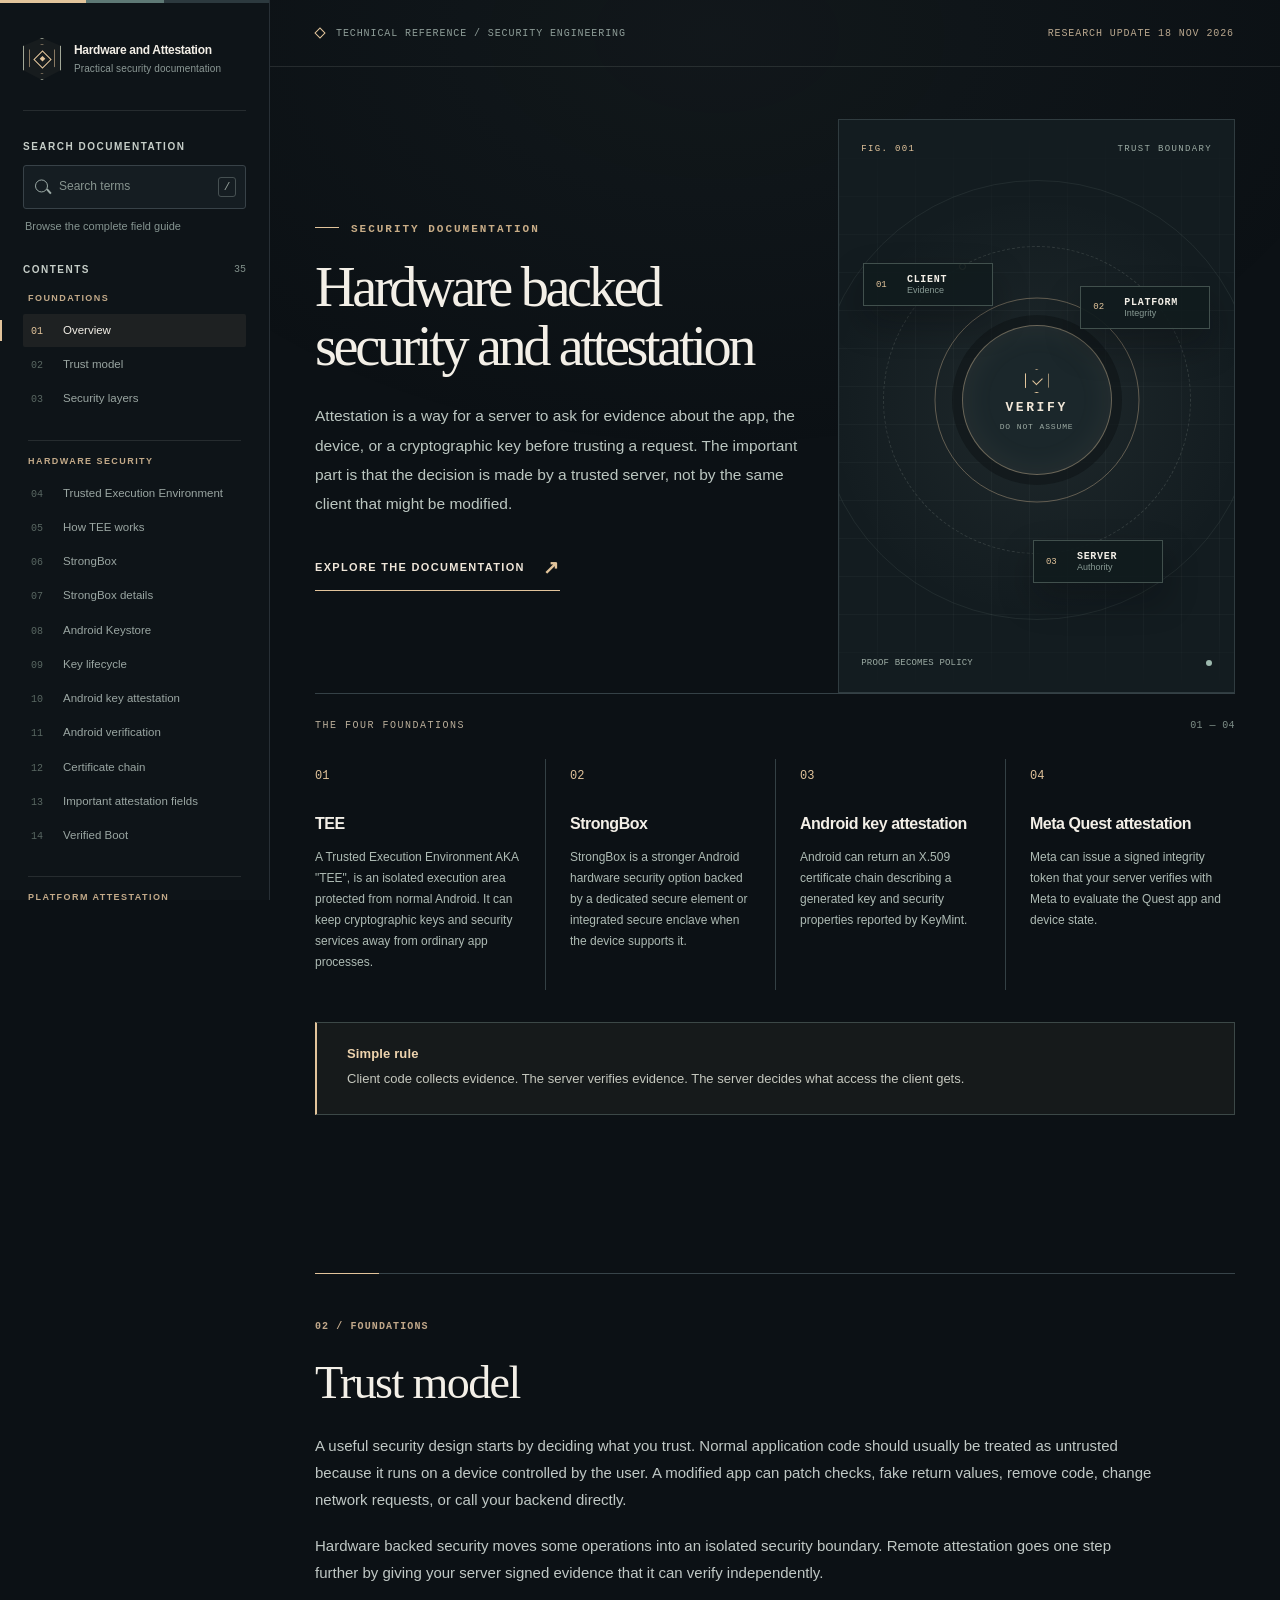
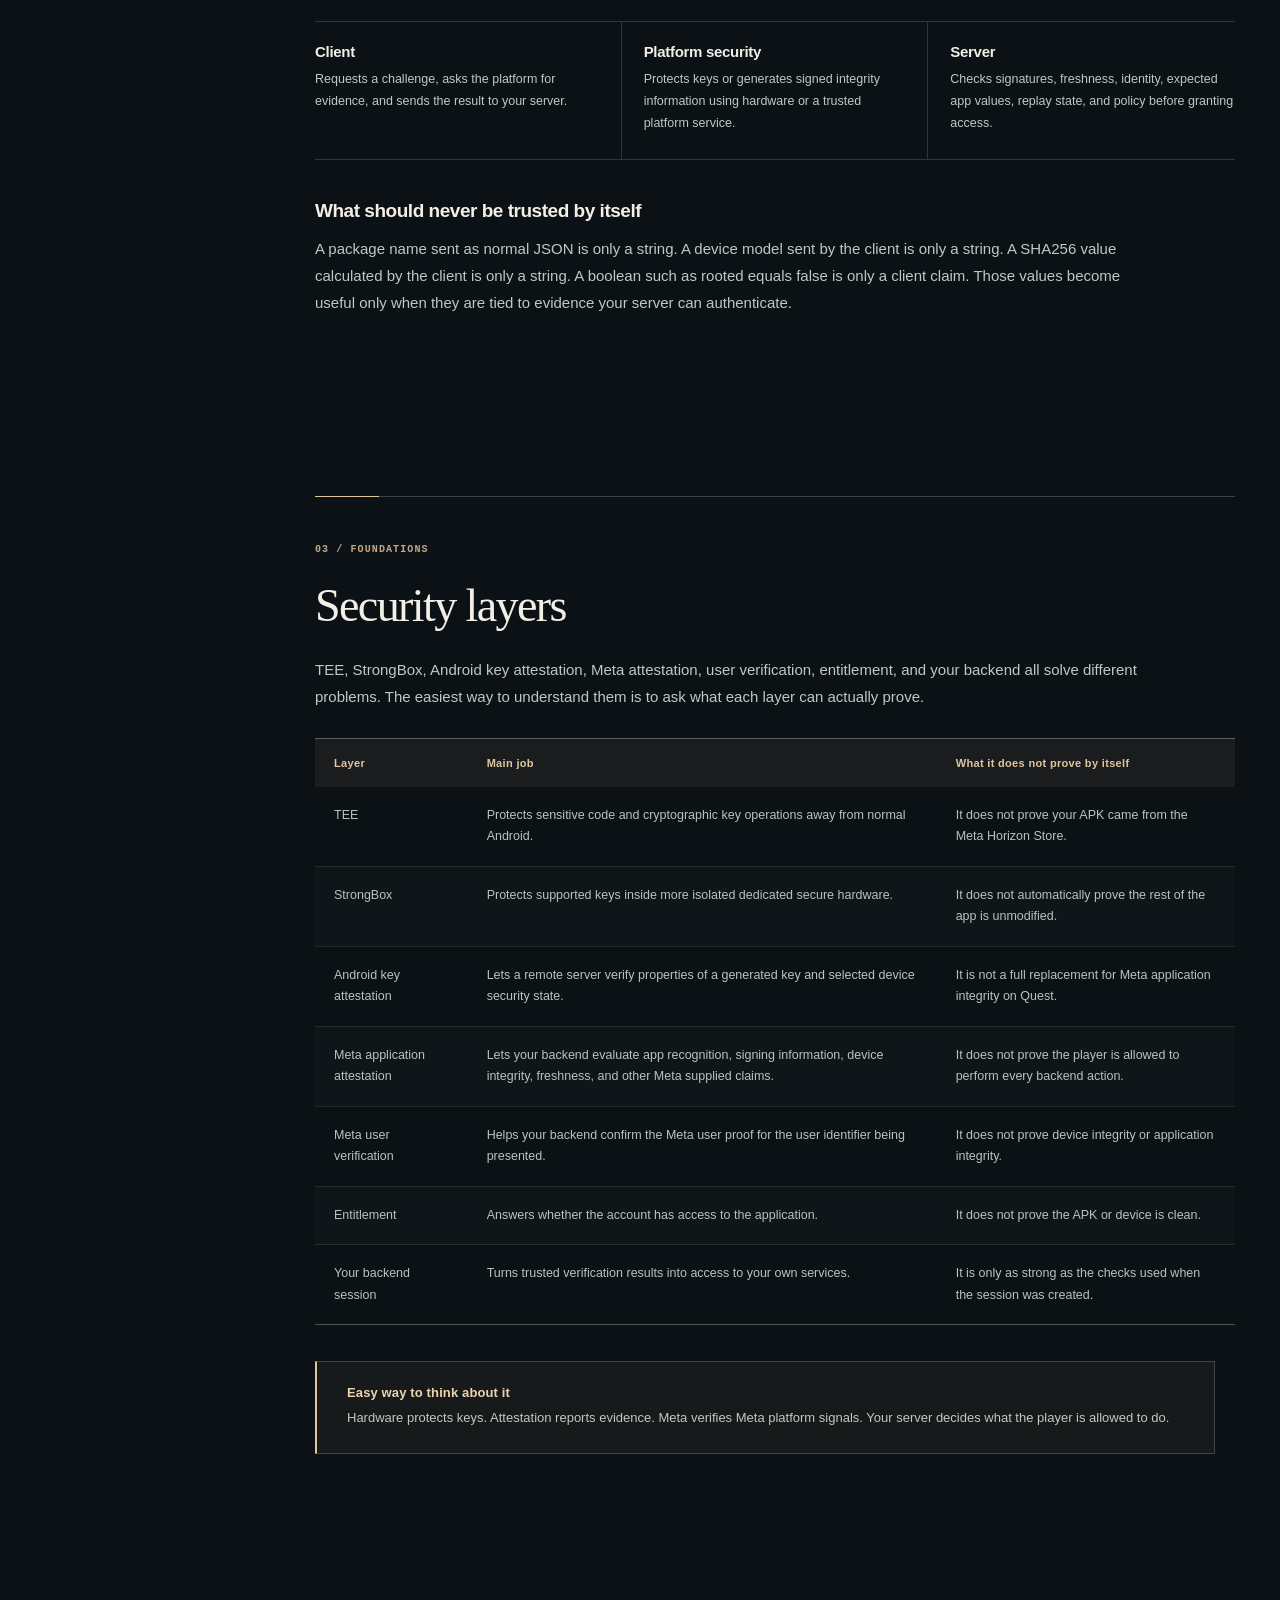
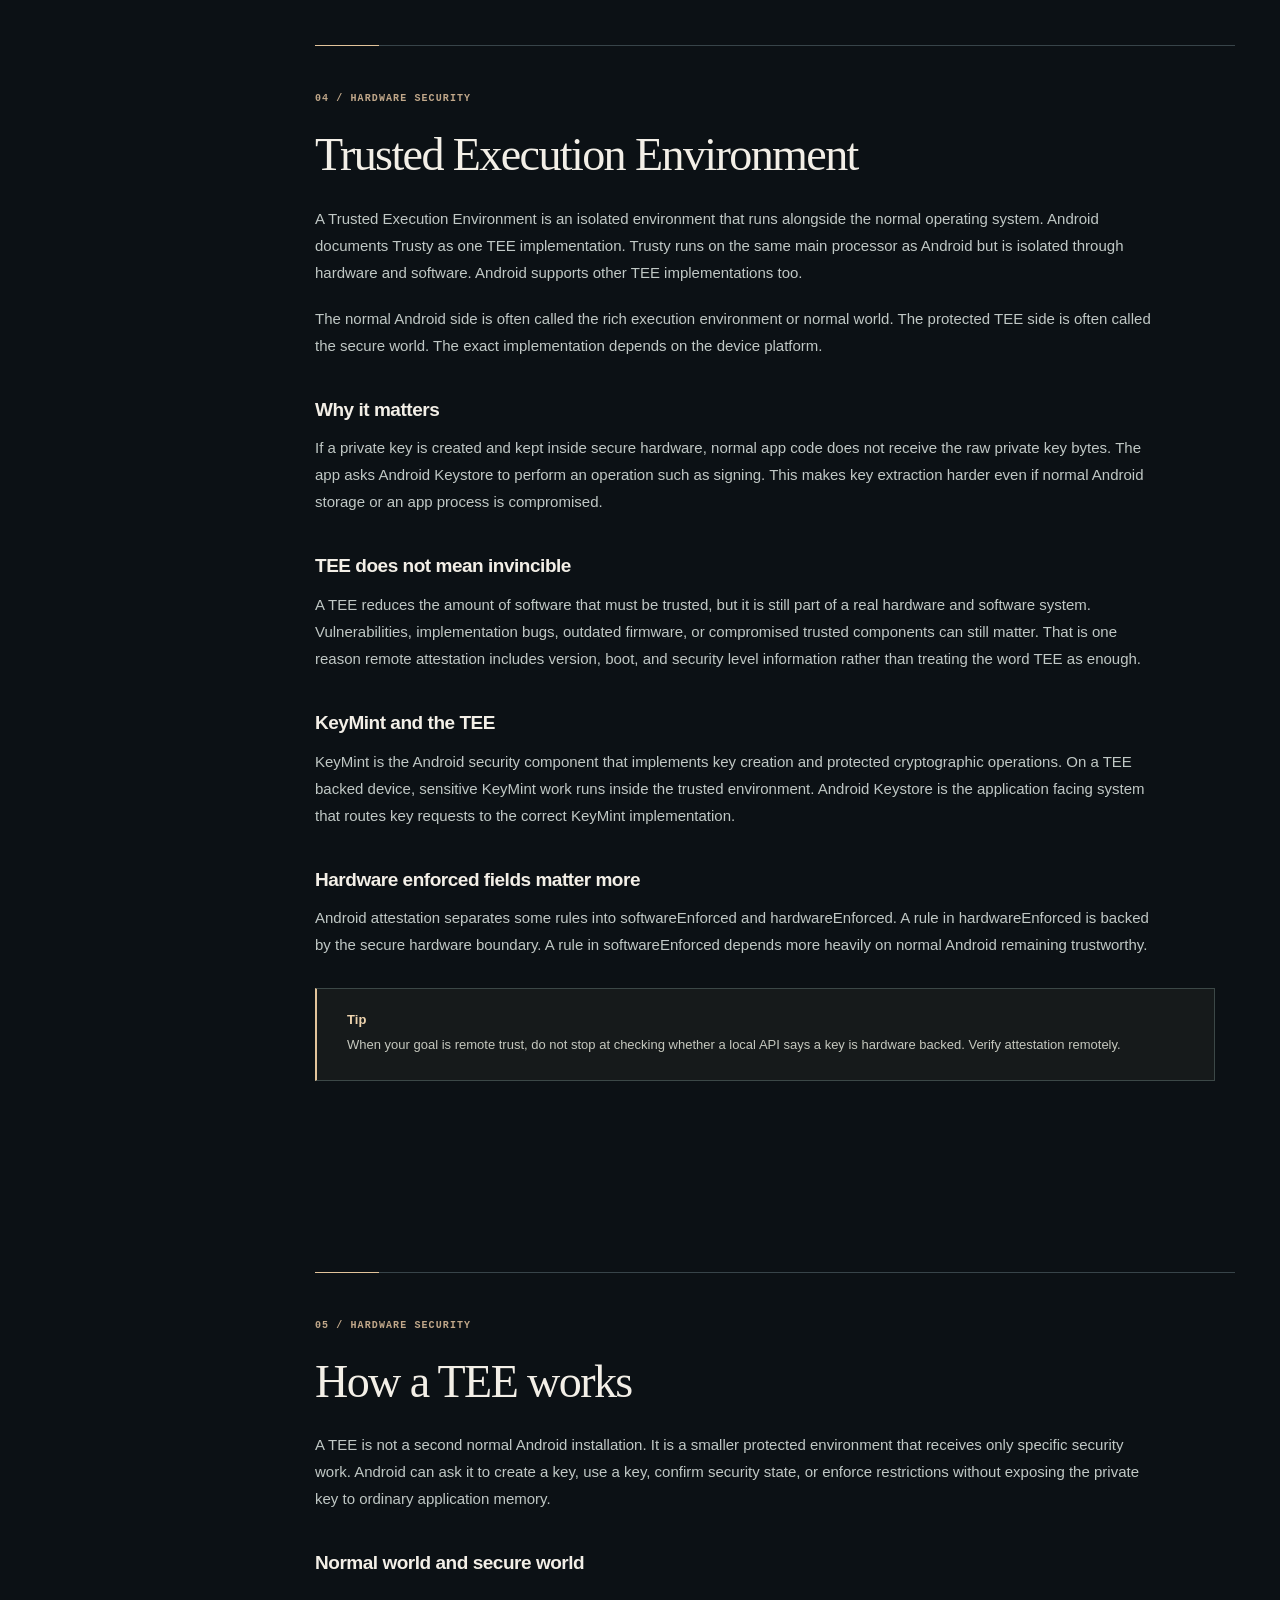
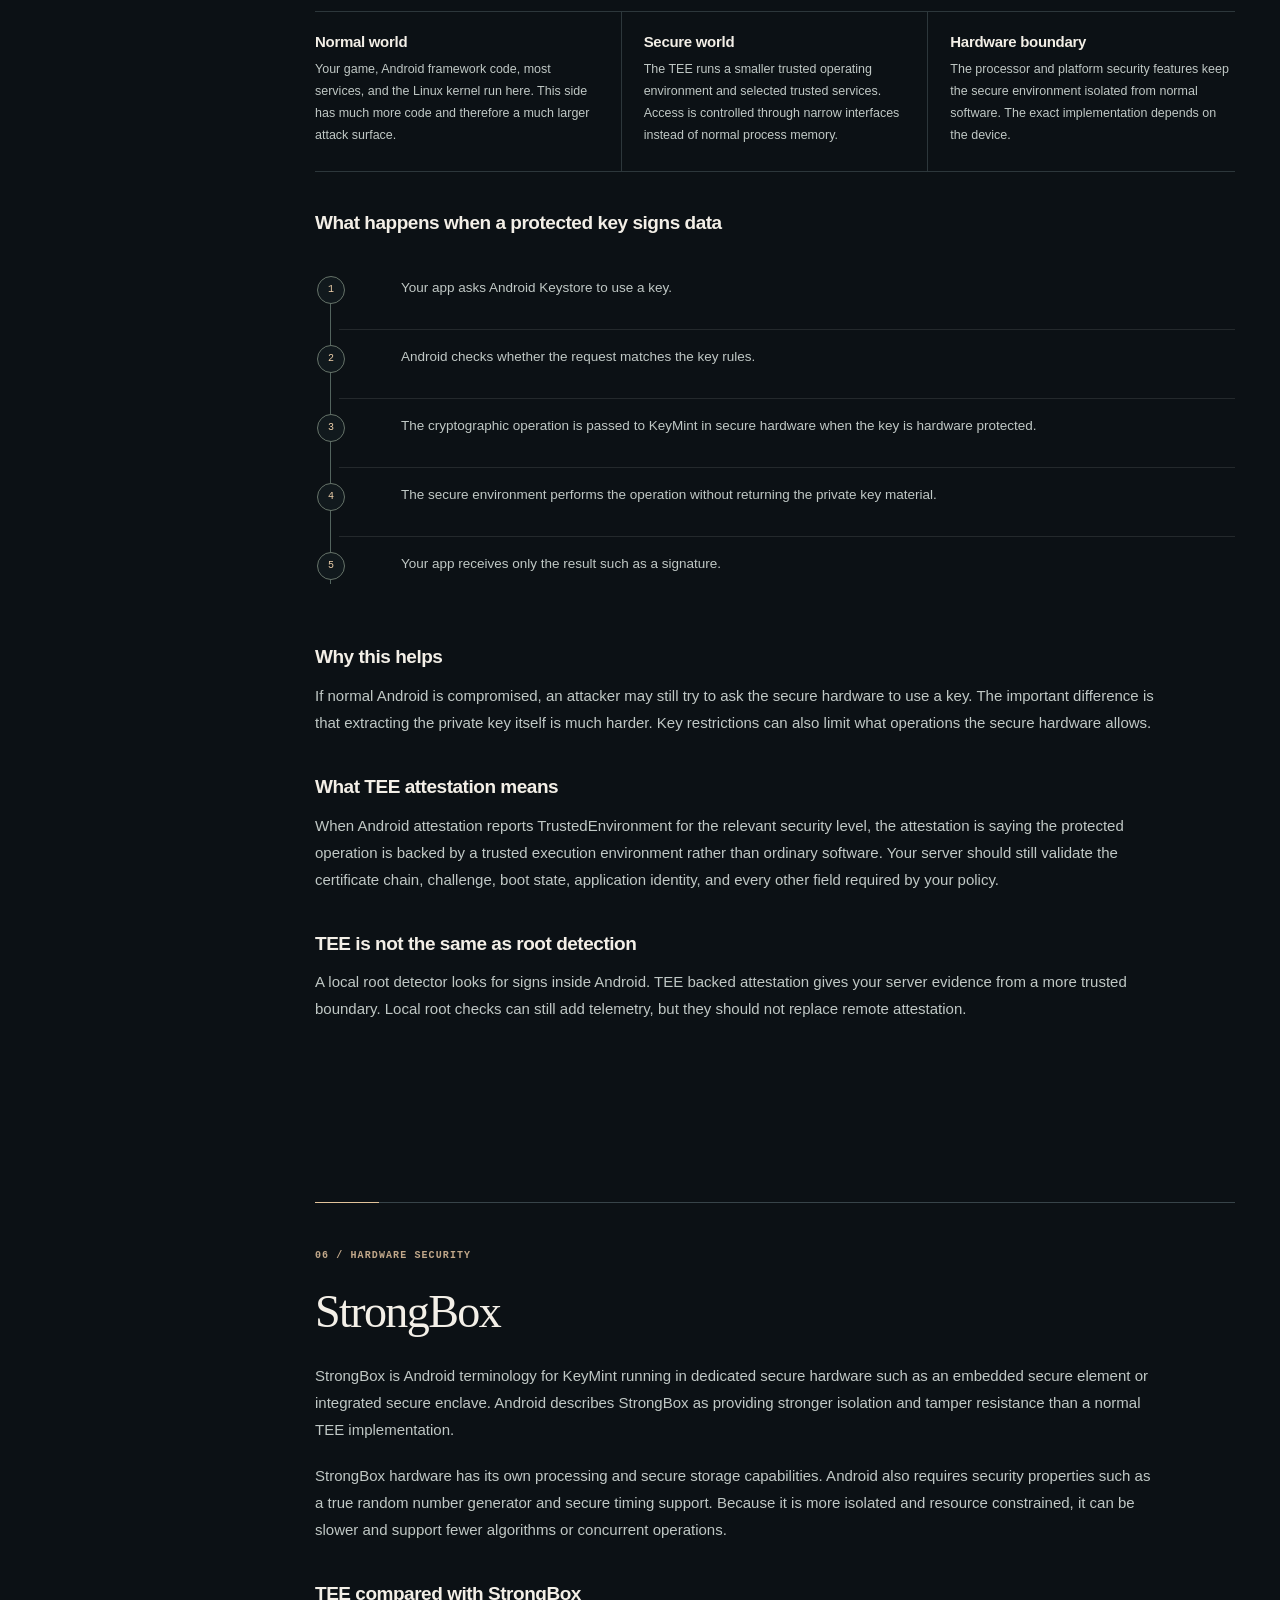
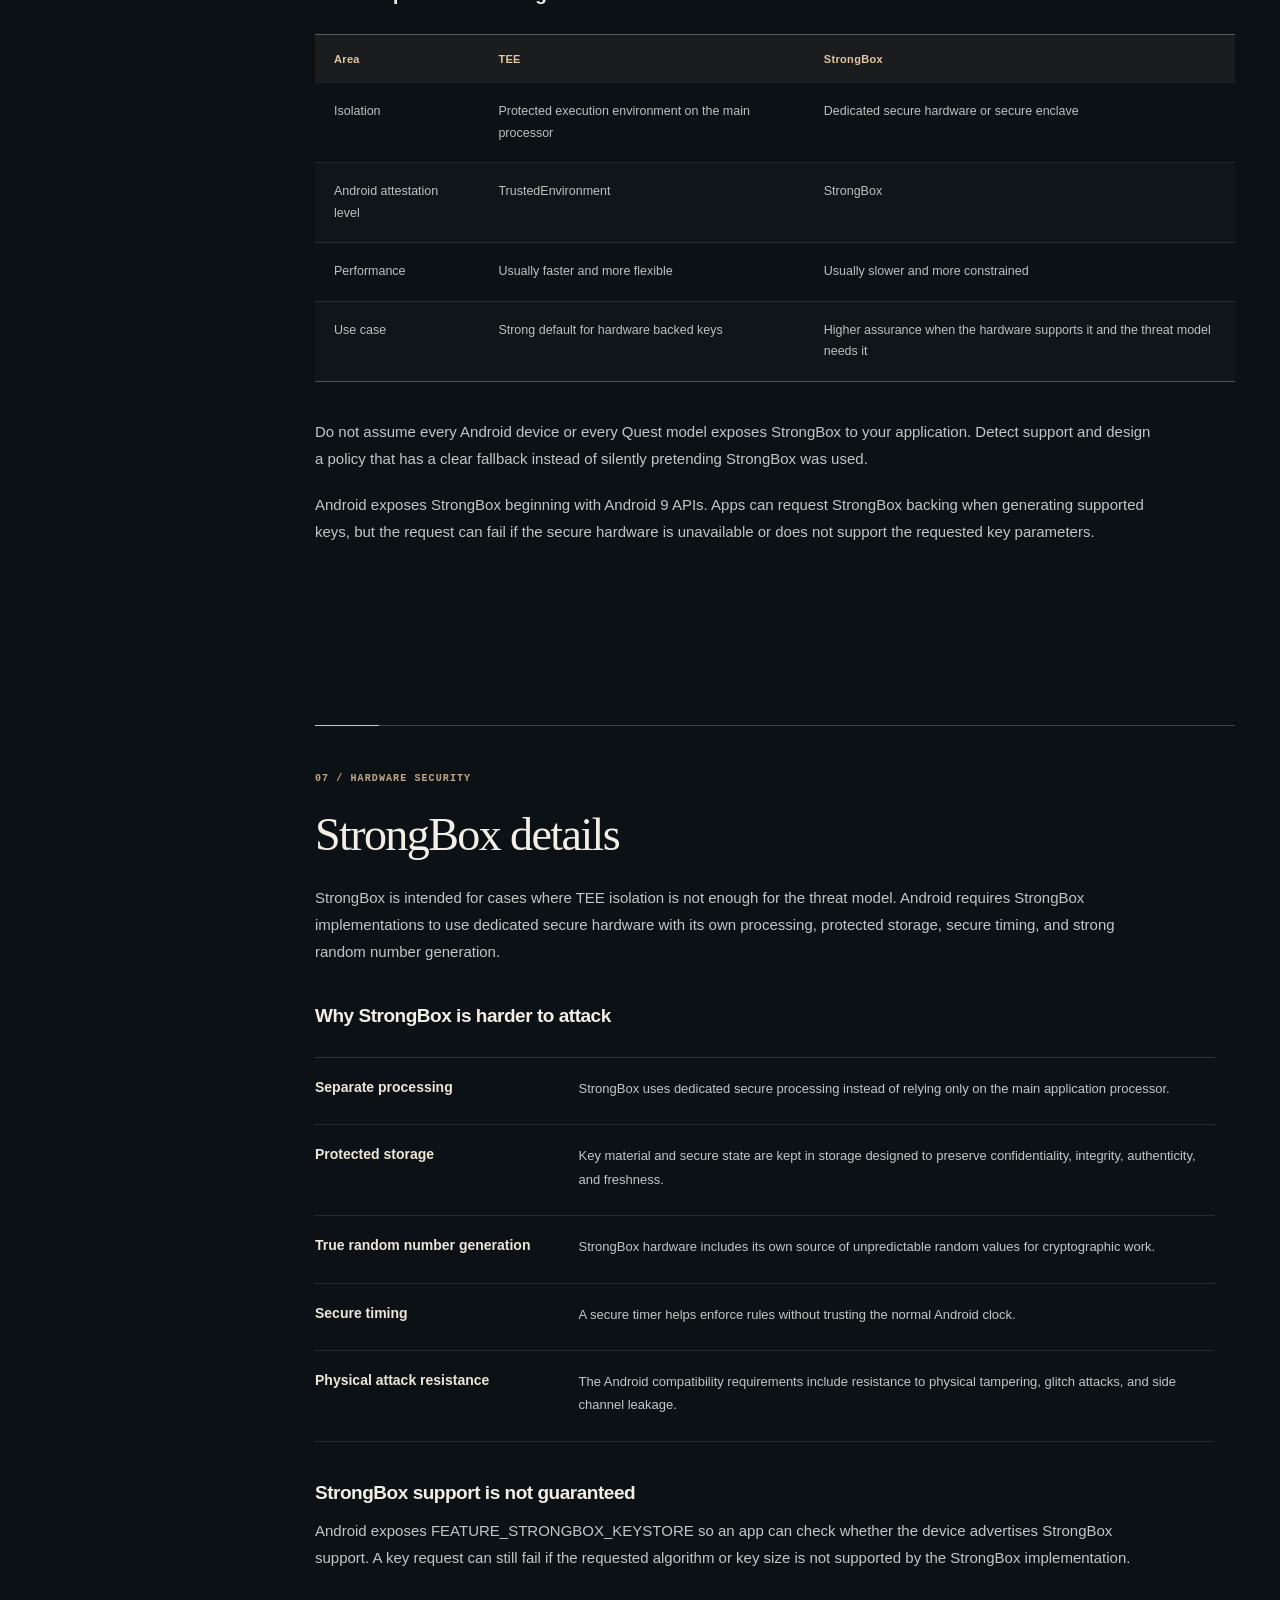
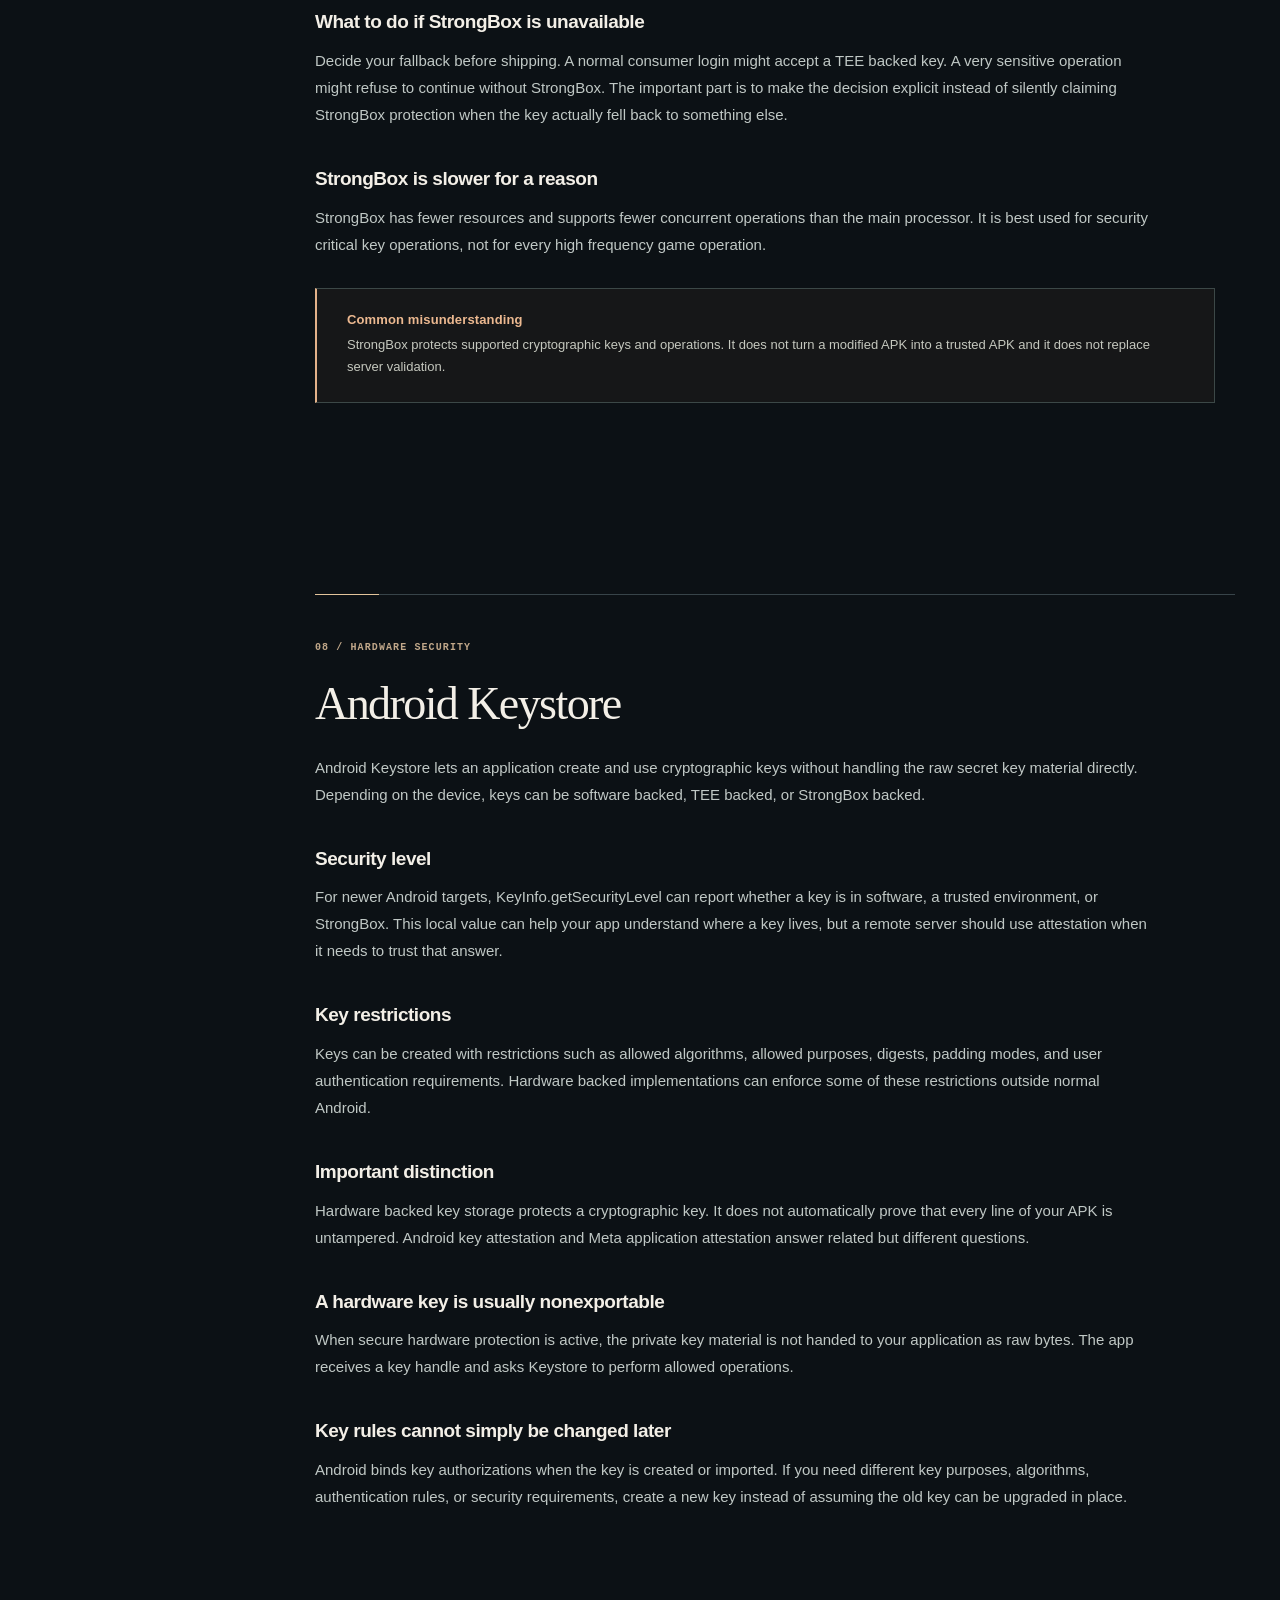
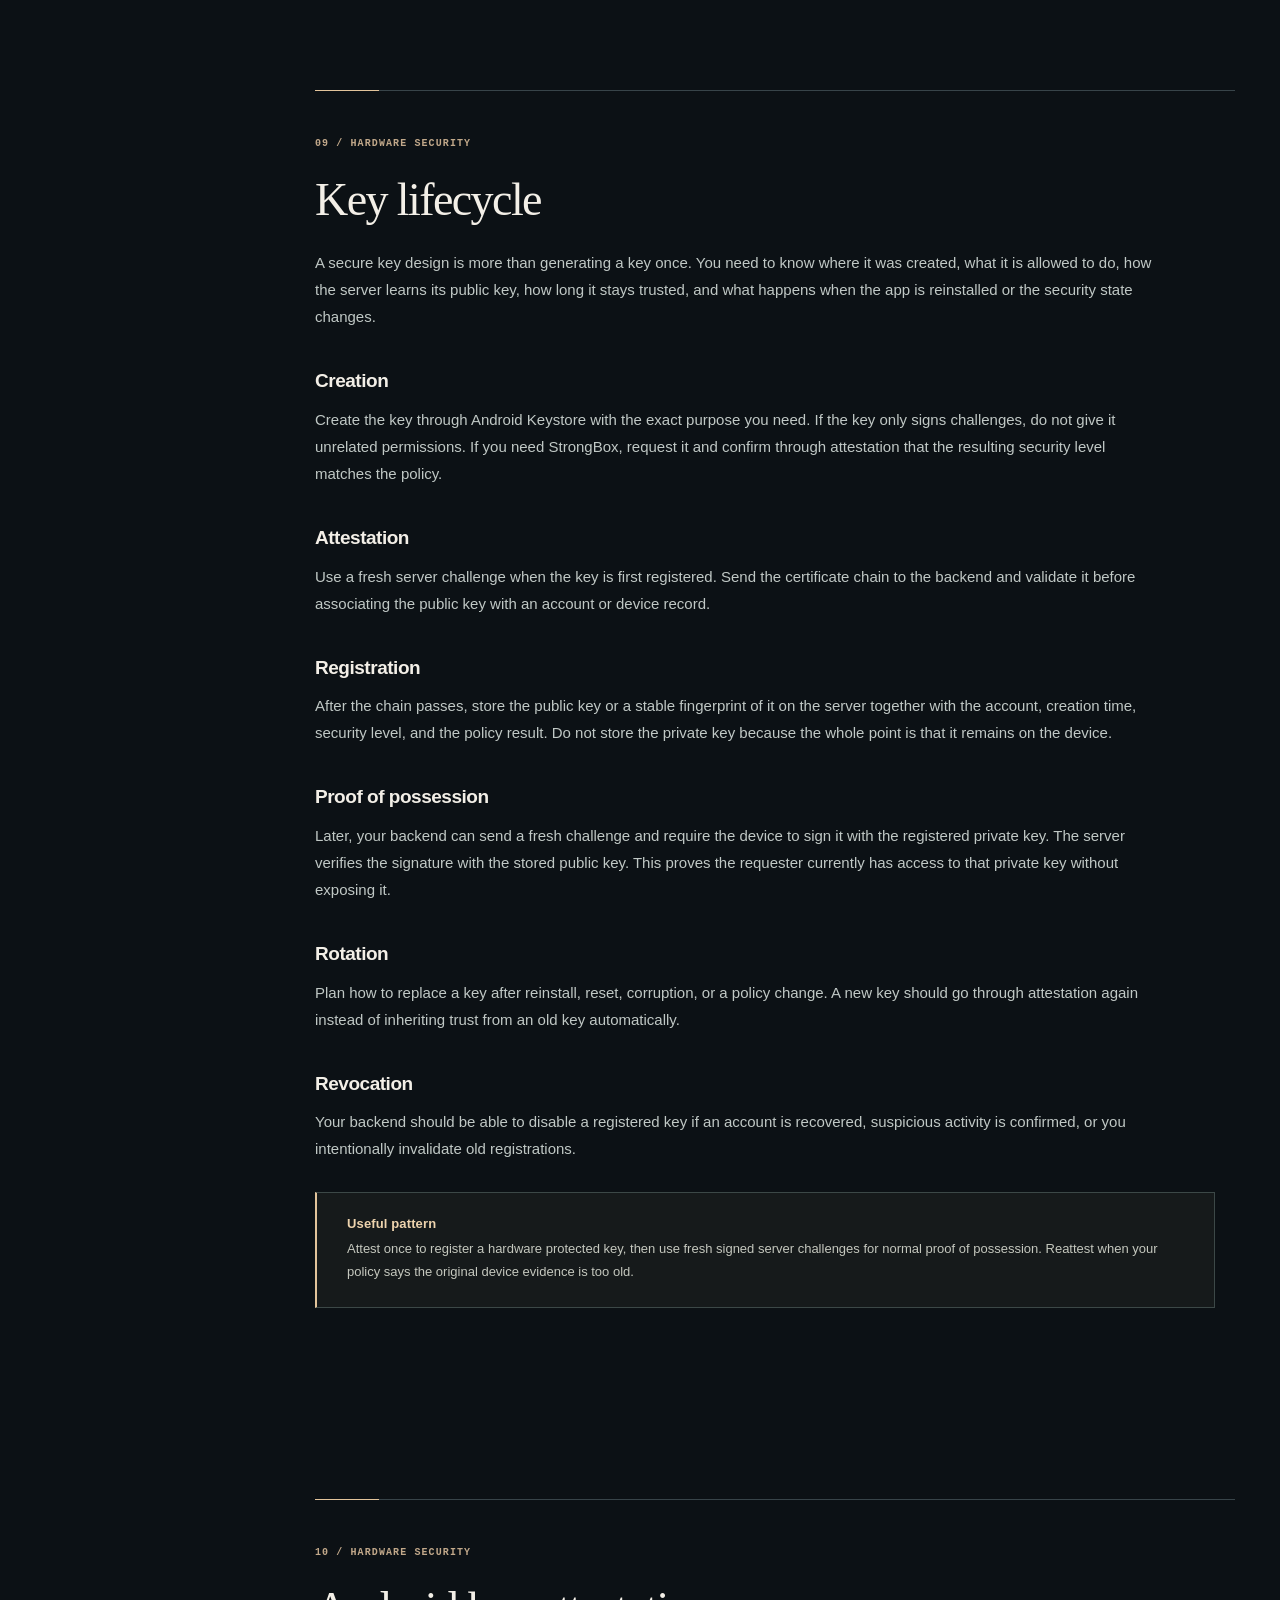
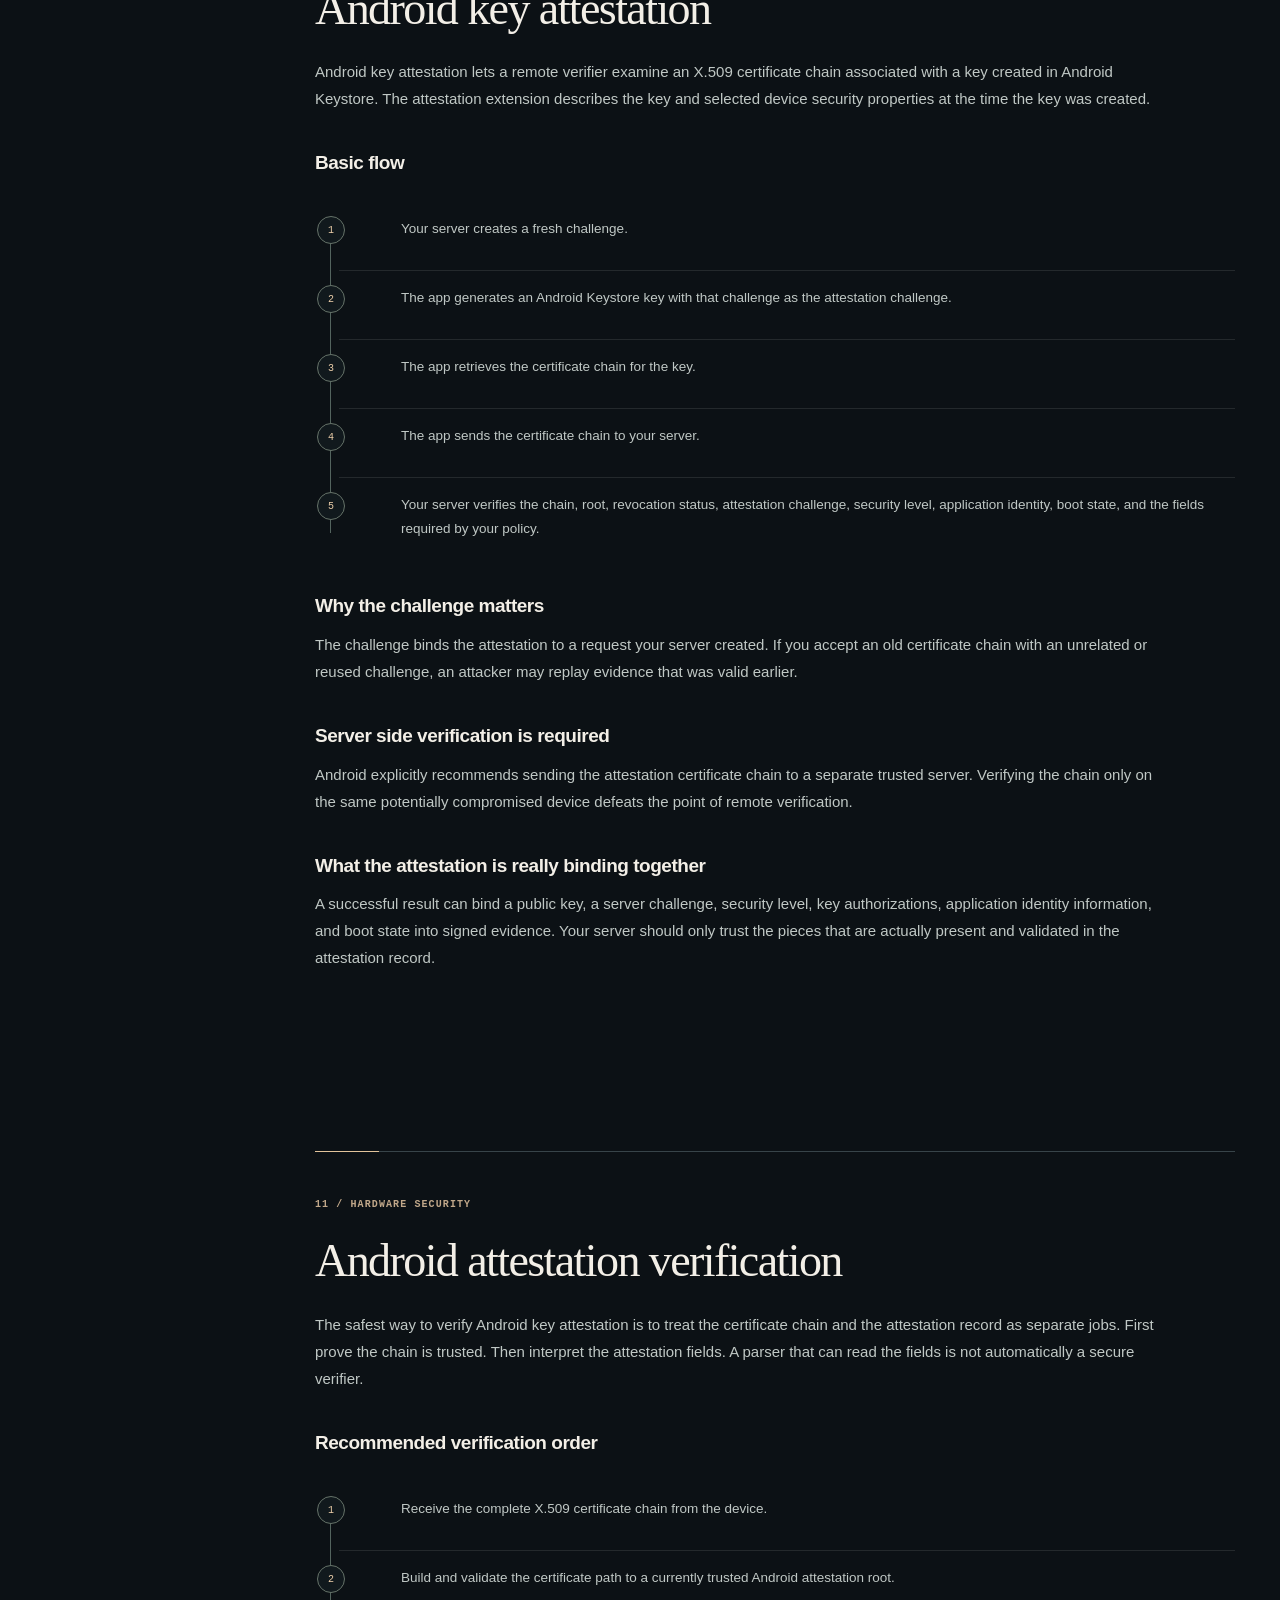
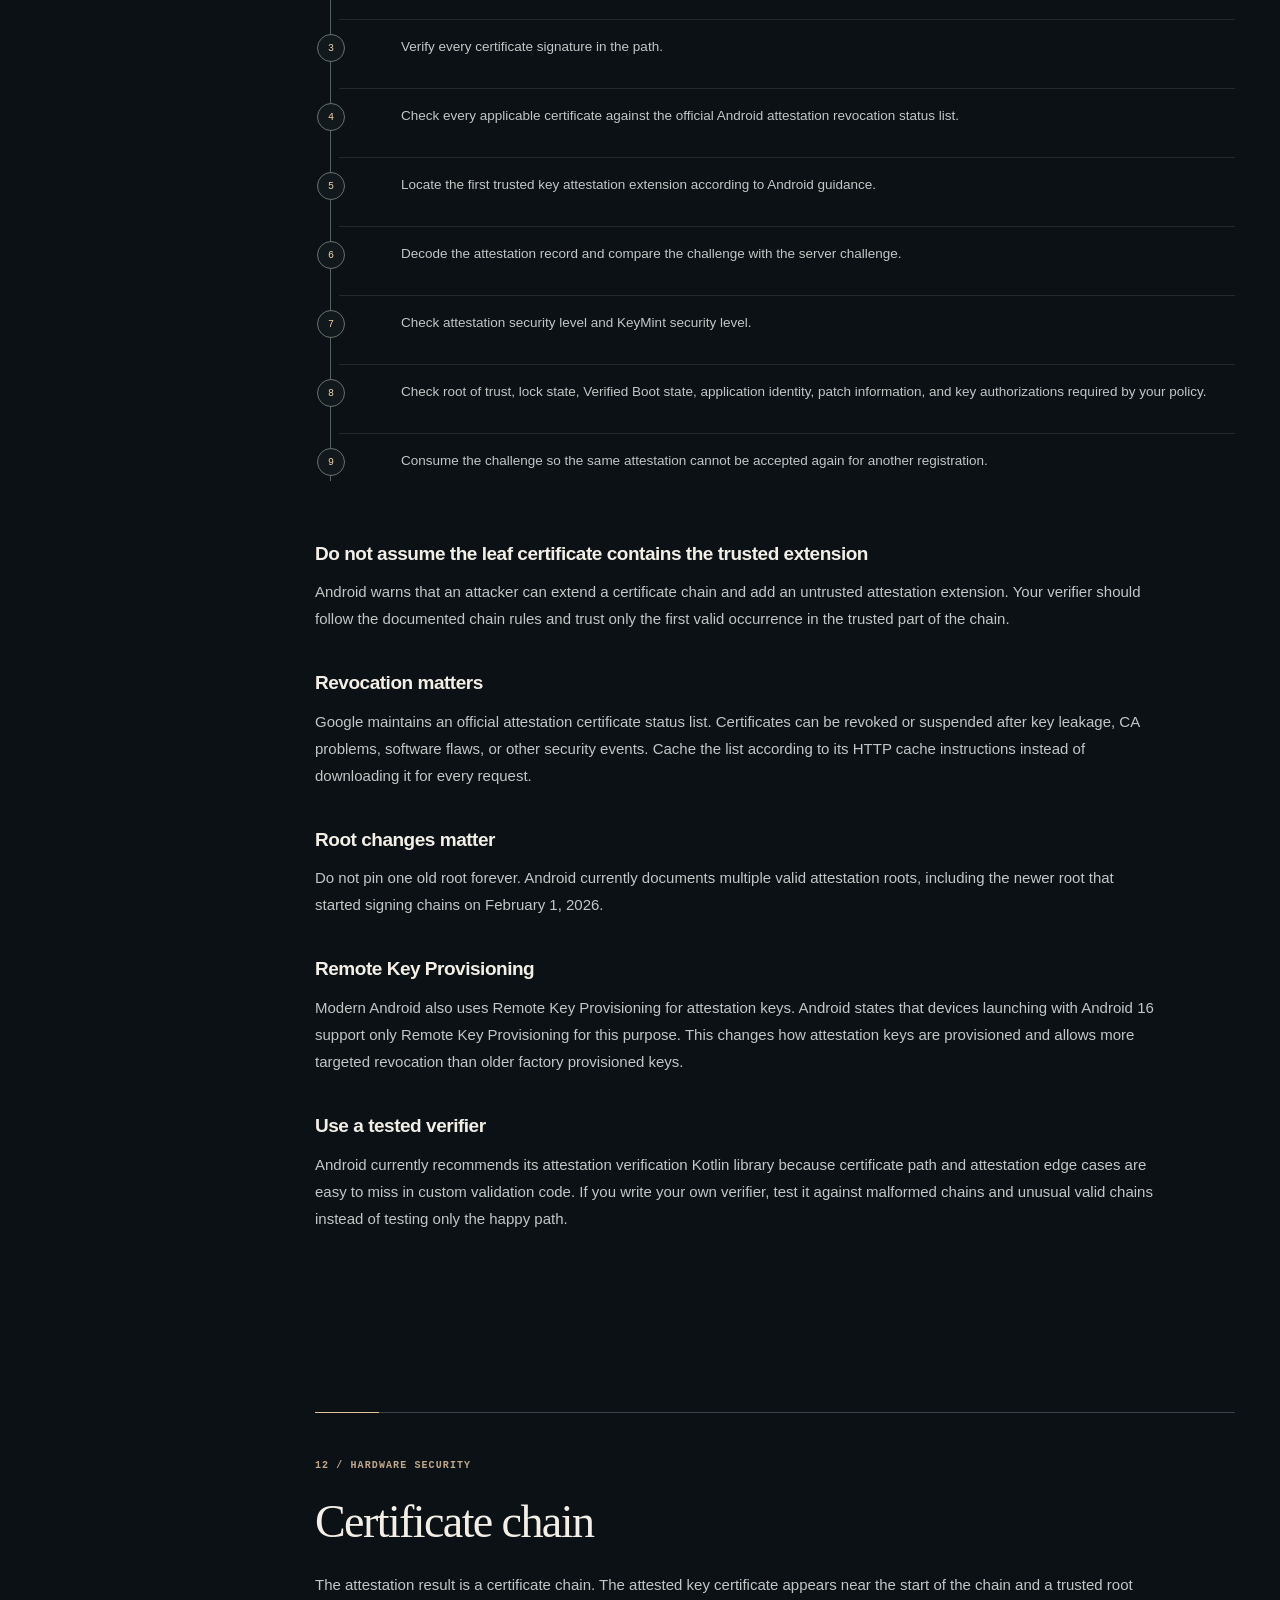
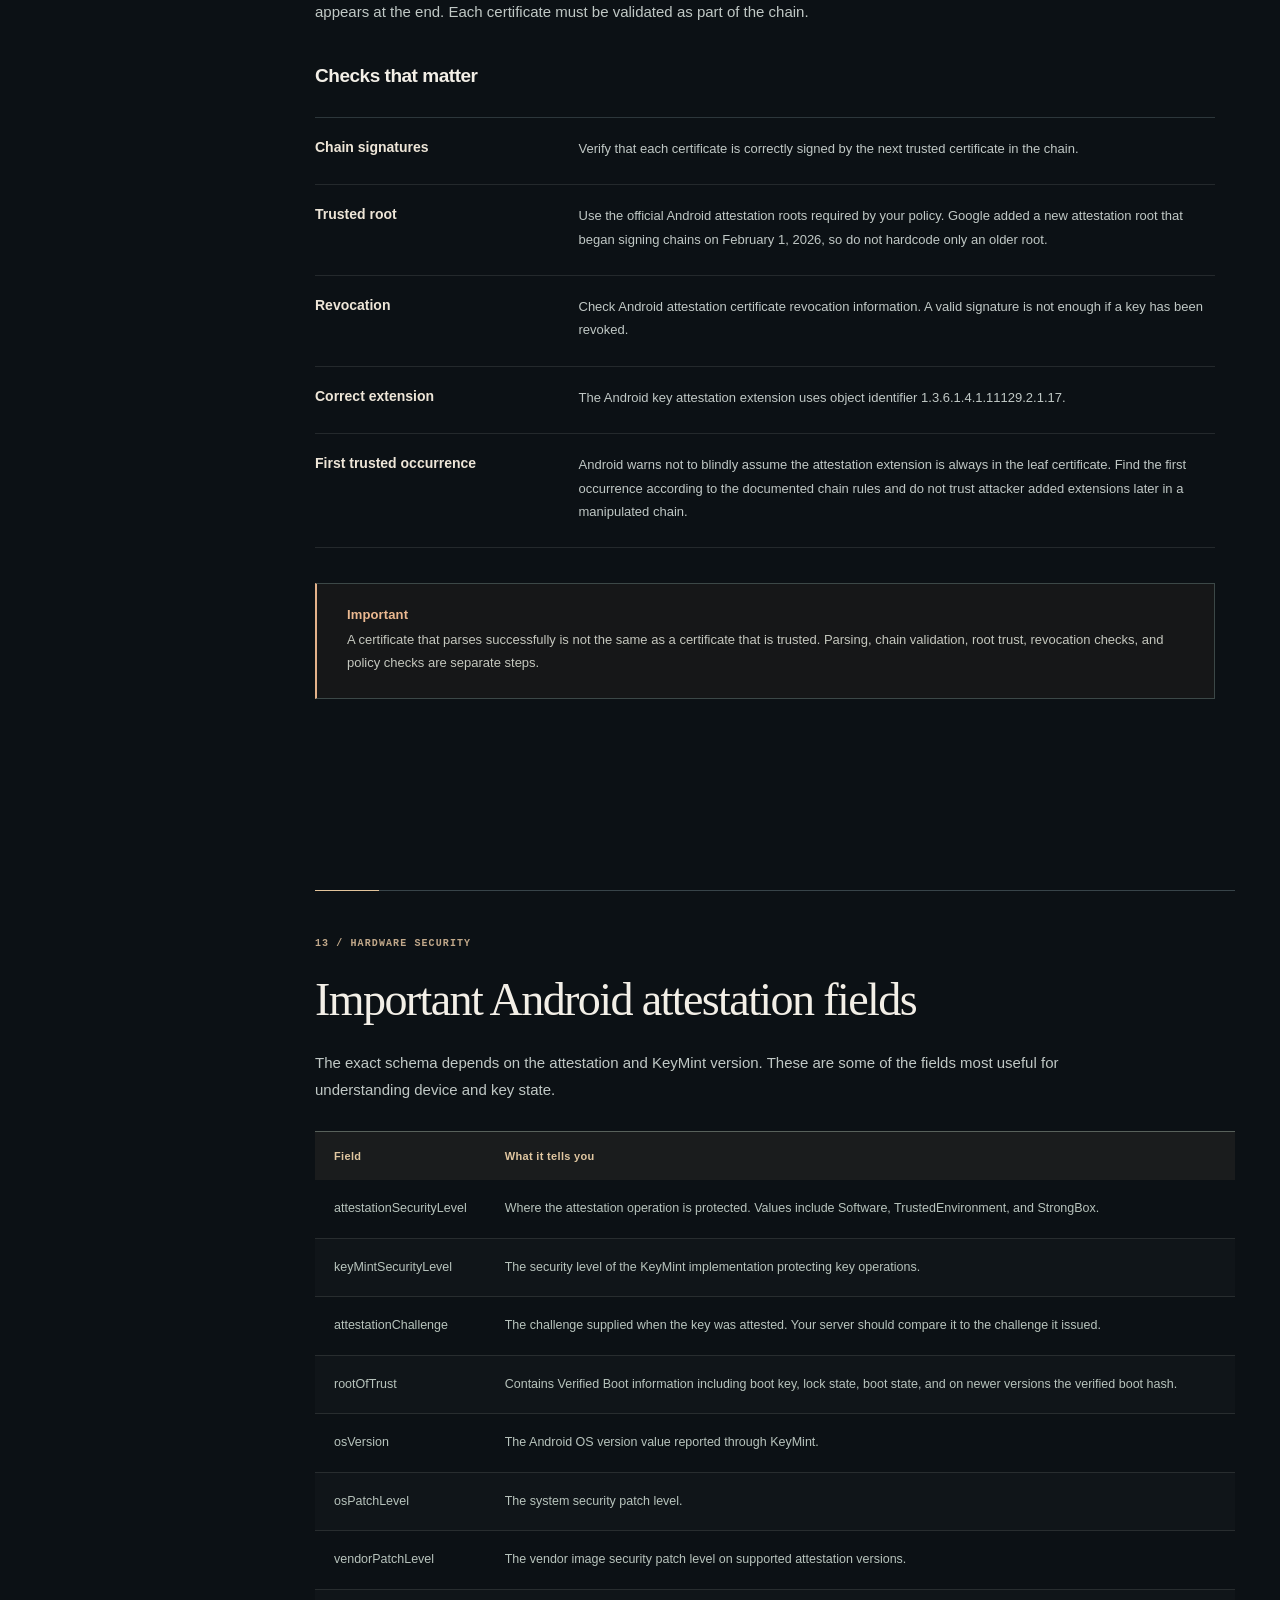
<file: index.html>
<!doctype html>
<html lang="en">
<head>
  <meta charset="utf-8">
  <meta name="viewport" content="width=device-width, initial-scale=1">
  <meta name="description" content="Practical docs for hardware backed security, Android TEE and StrongBox, Android key attestation, and Meta Quest attestation.">
  <title>Hardware and Attestation Docs</title>
  <link rel="stylesheet" href="styles.2f8eaa59949b.css">
</head>
<body>
  <div class="reading-progress" id="reading-progress" aria-hidden="true"></div>
  <div class="site-shell">
    <aside class="sidebar" id="sidebar">
      <div class="brand">
        <span class="brand-mark" aria-hidden="true"><span></span></span>
        <a href="#overview">Hardware and Attestation</a>
        <p>Practical security documentation</p>
      </div>

      <label class="search-label" for="doc-search">Search documentation</label>
      <div class="search-field"><span class="search-icon" aria-hidden="true"></span><input id="doc-search" class="search" type="search" placeholder="Search terms" autocomplete="off"><kbd class="search-shortcut">/</kbd></div>
      <p class="search-feedback" id="search-feedback" role="status" aria-live="polite">Browse the complete field guide</p>

      <p class="nav-heading">Contents <span id="section-count"></span></p>
      <nav class="nav" aria-label="Documentation navigation">
        <a href="#overview">Overview</a>
        <a href="#trust-model">Trust model</a>
        <a href="#security-layers">Security layers</a>
        <a href="#tee">Trusted Execution Environment</a>
        <a href="#tee-internals">How TEE works</a>
        <a href="#strongbox">StrongBox</a>
        <a href="#strongbox-details">StrongBox details</a>
        <a href="#keystore">Android Keystore</a>
        <a href="#key-lifecycle">Key lifecycle</a>
        <a href="#key-attestation">Android key attestation</a>
        <a href="#android-verification">Android verification</a>
        <a href="#certificate-chain">Certificate chain</a>
        <a href="#attestation-fields">Important attestation fields</a>
        <a href="#verified-boot">Verified Boot</a>
        <a href="#nonce">Nonces and replay protection</a>
        <a href="#meta-attestation">Meta Quest attestation</a>
        <a href="#meta-deep-dive">Meta attestation details</a>
        <a href="#meta-claims">Meta token claims</a>
        <a href="#meta-device-ban">Meta device bans</a>
        <a href="#meta-user-verification">Meta user verification</a>
        <a href="#combined-signals">Combining security signals</a>
        <a href="#server-validation">Server validation</a>
        <a href="#policy">Example policy</a>
        <a href="#limits">What attestation cannot prove</a>
        <a href="#mistakes">Common mistakes</a>
        <a href="#testing">Testing</a>
        <a href="#validation-tips">Validation tips</a>
        <a href="#auth-architecture">Server authentication architecture</a>
        <a href="#challenge-service">Challenge creation and replay control</a>
        <a href="#meta-server-verification">Meta integrity verification on the server</a>
        <a href="#hardware-server-verification">Hardware key verification on the server</a>
        <a href="#key-possession">Proof of key possession</a>
        <a href="#session-authority">Session issuance and authorization</a>
        <a href="#failure-policy">Failure handling and production monitoring</a>
        <a href="#references">Official references</a>
      </nav>
      <div class="sidebar-footer"><span class="footer-dot" aria-hidden="true"></span> Research notes / November 2026</div>
    </aside>

    <main class="main">
      <div class="mobile-topbar">
        <button id="menu-button" class="menu-button" type="button" aria-controls="sidebar" aria-expanded="false" aria-label="Open contents"><span class="menu-bars"><i></i><i></i></span><span class="menu-button-text">Menu</span></button>
        <span>Hardware and Attestation</span>
      </div>

      <div class="main-topline"><span><i aria-hidden="true"></i> TECHNICAL REFERENCE / SECURITY ENGINEERING</span><span>RESEARCH UPDATE 18 NOV 2026</span></div>
      <article class="content" id="content">
        <section id="overview" class="doc-section hero searchable">
          <div class="hero-intro">
            <div class="hero-copy">
              <p class="eyebrow">Security documentation</p>
              <h1>Hardware backed security and attestation</h1>
              <p class="lead">Attestation is a way for a server to ask for evidence about the app, the device, or a cryptographic key before trusting a request. The important part is that the decision is made by a trusted server, not by the same client that might be modified.</p>
              <a class="hero-discover" href="#trust-model">Explore the documentation <span aria-hidden="true">↗</span></a>
            </div>
            <div class="hero-graphic" role="img" aria-label="Illustration of client evidence moving through platform verification to a server authorization decision">
              <div class="graphic-meta"><span>FIG. 001</span><span>TRUST BOUNDARY</span></div>
              <div class="graphic-orbit graphic-orbit-one"></div>
              <div class="graphic-orbit graphic-orbit-two"></div>
              <div class="graphic-orbit graphic-orbit-three"></div>
              <div class="graphic-core"><span class="core-icon"></span><span>VERIFY</span><small>DO NOT ASSUME</small></div>
              <div class="graphic-node node-client"><span>01</span><strong>CLIENT</strong><small>Evidence</small></div>
              <div class="graphic-node node-platform"><span>02</span><strong>PLATFORM</strong><small>Integrity</small></div>
              <div class="graphic-node node-server"><span>03</span><strong>SERVER</strong><small>Authority</small></div>
              <div class="graphic-foot"><span>Proof becomes policy</span><span class="graphic-led"></span></div>
            </div>
          </div>
          <div class="hero-summary-heading"><span>THE FOUR FOUNDATIONS</span><span>01 — 04</span></div>
          <div class="summary-grid">
            <div class="summary-card">
              <h2>TEE</h2>
              <p>A Trusted Execution Environment AKA "TEE", is an isolated execution area protected from normal Android. It can keep cryptographic keys and security services away from ordinary app processes.</p>
            </div>
            <div class="summary-card">
              <h2>StrongBox</h2>
              <p>StrongBox is a stronger Android hardware security option backed by a dedicated secure element or integrated secure enclave when the device supports it.</p>
            </div>
            <div class="summary-card">
              <h2>Android key attestation</h2>
              <p>Android can return an X.509 certificate chain describing a generated key and security properties reported by KeyMint.</p>
            </div>
            <div class="summary-card">
              <h2>Meta Quest attestation</h2>
              <p>Meta can issue a signed integrity token that your server verifies with Meta to evaluate the Quest app and device state.</p>
            </div>
          </div>
          <div class="callout">
            <strong>Simple rule</strong>
            <p>Client code collects evidence. The server verifies evidence. The server decides what access the client gets.</p>
          </div>
        </section>

        <section id="trust-model" class="doc-section searchable">
          <h2>Trust model</h2>
          <p>A useful security design starts by deciding what you trust. Normal application code should usually be treated as untrusted because it runs on a device controlled by the user. A modified app can patch checks, fake return values, remove code, change network requests, or call your backend directly.</p>
          <p>Hardware backed security moves some operations into an isolated security boundary. Remote attestation goes one step further by giving your server signed evidence that it can verify independently.</p>
          <div class="three-column">
            <div>
              <h3>Client</h3>
              <p>Requests a challenge, asks the platform for evidence, and sends the result to your server.</p>
            </div>
            <div>
              <h3>Platform security</h3>
              <p>Protects keys or generates signed integrity information using hardware or a trusted platform service.</p>
            </div>
            <div>
              <h3>Server</h3>
              <p>Checks signatures, freshness, identity, expected app values, replay state, and policy before granting access.</p>
            </div>
          </div>
          <h3>What should never be trusted by itself</h3>
          <p>A package name sent as normal JSON is only a string. A device model sent by the client is only a string. A SHA256 value calculated by the client is only a string. A boolean such as rooted equals false is only a client claim. Those values become useful only when they are tied to evidence your server can authenticate.</p>
        </section>


        <section id="security-layers" class="doc-section searchable">
          <h2>Security layers</h2>
          <p>TEE, StrongBox, Android key attestation, Meta attestation, user verification, entitlement, and your backend all solve different problems. The easiest way to understand them is to ask what each layer can actually prove.</p>
          <table>
            <thead>
              <tr>
                <th>Layer</th>
                <th>Main job</th>
                <th>What it does not prove by itself</th>
              </tr>
            </thead>
            <tbody>
              <tr>
                <td>TEE</td>
                <td>Protects sensitive code and cryptographic key operations away from normal Android.</td>
                <td>It does not prove your APK came from the Meta Horizon Store.</td>
              </tr>
              <tr>
                <td>StrongBox</td>
                <td>Protects supported keys inside more isolated dedicated secure hardware.</td>
                <td>It does not automatically prove the rest of the app is unmodified.</td>
              </tr>
              <tr>
                <td>Android key attestation</td>
                <td>Lets a remote server verify properties of a generated key and selected device security state.</td>
                <td>It is not a full replacement for Meta application integrity on Quest.</td>
              </tr>
              <tr>
                <td>Meta application attestation</td>
                <td>Lets your backend evaluate app recognition, signing information, device integrity, freshness, and other Meta supplied claims.</td>
                <td>It does not prove the player is allowed to perform every backend action.</td>
              </tr>
              <tr>
                <td>Meta user verification</td>
                <td>Helps your backend confirm the Meta user proof for the user identifier being presented.</td>
                <td>It does not prove device integrity or application integrity.</td>
              </tr>
              <tr>
                <td>Entitlement</td>
                <td>Answers whether the account has access to the application.</td>
                <td>It does not prove the APK or device is clean.</td>
              </tr>
              <tr>
                <td>Your backend session</td>
                <td>Turns trusted verification results into access to your own services.</td>
                <td>It is only as strong as the checks used when the session was created.</td>
              </tr>
            </tbody>
          </table>
          <div class="callout">
            <strong>Easy way to think about it</strong>
            <p>Hardware protects keys. Attestation reports evidence. Meta verifies Meta platform signals. Your server decides what the player is allowed to do.</p>
          </div>
        </section>

        <section id="tee" class="doc-section searchable">
          <h2>Trusted Execution Environment</h2>
          <p>A Trusted Execution Environment is an isolated environment that runs alongside the normal operating system. Android documents Trusty as one TEE implementation. Trusty runs on the same main processor as Android but is isolated through hardware and software. Android supports other TEE implementations too.</p>
          <p>The normal Android side is often called the rich execution environment or normal world. The protected TEE side is often called the secure world. The exact implementation depends on the device platform.</p>
          <h3>Why it matters</h3>
          <p>If a private key is created and kept inside secure hardware, normal app code does not receive the raw private key bytes. The app asks Android Keystore to perform an operation such as signing. This makes key extraction harder even if normal Android storage or an app process is compromised.</p>
          <h3>TEE does not mean invincible</h3>
          <p>A TEE reduces the amount of software that must be trusted, but it is still part of a real hardware and software system. Vulnerabilities, implementation bugs, outdated firmware, or compromised trusted components can still matter. That is one reason remote attestation includes version, boot, and security level information rather than treating the word TEE as enough.</p>
          <h3>KeyMint and the TEE</h3>
          <p>KeyMint is the Android security component that implements key creation and protected cryptographic operations. On a TEE backed device, sensitive KeyMint work runs inside the trusted environment. Android Keystore is the application facing system that routes key requests to the correct KeyMint implementation.</p>
          <h3>Hardware enforced fields matter more</h3>
          <p>Android attestation separates some rules into softwareEnforced and hardwareEnforced. A rule in hardwareEnforced is backed by the secure hardware boundary. A rule in softwareEnforced depends more heavily on normal Android remaining trustworthy.</p>
          <div class="callout">
            <strong>Tip</strong>
            <p>When your goal is remote trust, do not stop at checking whether a local API says a key is hardware backed. Verify attestation remotely.</p>
          </div>
        </section>


        <section id="tee-internals" class="doc-section searchable">
          <h2>How a TEE works</h2>
          <p>A TEE is not a second normal Android installation. It is a smaller protected environment that receives only specific security work. Android can ask it to create a key, use a key, confirm security state, or enforce restrictions without exposing the private key to ordinary application memory.</p>
          <h3>Normal world and secure world</h3>
          <div class="three-column">
            <div>
              <h3>Normal world</h3>
              <p>Your game, Android framework code, most services, and the Linux kernel run here. This side has much more code and therefore a much larger attack surface.</p>
            </div>
            <div>
              <h3>Secure world</h3>
              <p>The TEE runs a smaller trusted operating environment and selected trusted services. Access is controlled through narrow interfaces instead of normal process memory.</p>
            </div>
            <div>
              <h3>Hardware boundary</h3>
              <p>The processor and platform security features keep the secure environment isolated from normal software. The exact implementation depends on the device.</p>
            </div>
          </div>
          <h3>What happens when a protected key signs data</h3>
          <div class="flow">
            <div><span>1</span><p>Your app asks Android Keystore to use a key.</p></div>
            <div><span>2</span><p>Android checks whether the request matches the key rules.</p></div>
            <div><span>3</span><p>The cryptographic operation is passed to KeyMint in secure hardware when the key is hardware protected.</p></div>
            <div><span>4</span><p>The secure environment performs the operation without returning the private key material.</p></div>
            <div><span>5</span><p>Your app receives only the result such as a signature.</p></div>
          </div>
          <h3>Why this helps</h3>
          <p>If normal Android is compromised, an attacker may still try to ask the secure hardware to use a key. The important difference is that extracting the private key itself is much harder. Key restrictions can also limit what operations the secure hardware allows.</p>
          <h3>What TEE attestation means</h3>
          <p>When Android attestation reports TrustedEnvironment for the relevant security level, the attestation is saying the protected operation is backed by a trusted execution environment rather than ordinary software. Your server should still validate the certificate chain, challenge, boot state, application identity, and every other field required by your policy.</p>
          <h3>TEE is not the same as root detection</h3>
          <p>A local root detector looks for signs inside Android. TEE backed attestation gives your server evidence from a more trusted boundary. Local root checks can still add telemetry, but they should not replace remote attestation.</p>
        </section>

        <section id="strongbox" class="doc-section searchable">
          <h2>StrongBox</h2>
          <p>StrongBox is Android terminology for KeyMint running in dedicated secure hardware such as an embedded secure element or integrated secure enclave. Android describes StrongBox as providing stronger isolation and tamper resistance than a normal TEE implementation.</p>
          <p>StrongBox hardware has its own processing and secure storage capabilities. Android also requires security properties such as a true random number generator and secure timing support. Because it is more isolated and resource constrained, it can be slower and support fewer algorithms or concurrent operations.</p>
          <h3>TEE compared with StrongBox</h3>
          <table>
            <thead>
              <tr>
                <th>Area</th>
                <th>TEE</th>
                <th>StrongBox</th>
              </tr>
            </thead>
            <tbody>
              <tr>
                <td>Isolation</td>
                <td>Protected execution environment on the main processor</td>
                <td>Dedicated secure hardware or secure enclave</td>
              </tr>
              <tr>
                <td>Android attestation level</td>
                <td>TrustedEnvironment</td>
                <td>StrongBox</td>
              </tr>
              <tr>
                <td>Performance</td>
                <td>Usually faster and more flexible</td>
                <td>Usually slower and more constrained</td>
              </tr>
              <tr>
                <td>Use case</td>
                <td>Strong default for hardware backed keys</td>
                <td>Higher assurance when the hardware supports it and the threat model needs it</td>
              </tr>
            </tbody>
          </table>
          <p>Do not assume every Android device or every Quest model exposes StrongBox to your application. Detect support and design a policy that has a clear fallback instead of silently pretending StrongBox was used.</p>
          <p>Android exposes StrongBox beginning with Android 9 APIs. Apps can request StrongBox backing when generating supported keys, but the request can fail if the secure hardware is unavailable or does not support the requested key parameters.</p>
        </section>


        <section id="strongbox-details" class="doc-section searchable">
          <h2>StrongBox details</h2>
          <p>StrongBox is intended for cases where TEE isolation is not enough for the threat model. Android requires StrongBox implementations to use dedicated secure hardware with its own processing, protected storage, secure timing, and strong random number generation.</p>
          <h3>Why StrongBox is harder to attack</h3>
          <div class="detail-list">
            <div>
              <strong>Separate processing</strong>
              <p>StrongBox uses dedicated secure processing instead of relying only on the main application processor.</p>
            </div>
            <div>
              <strong>Protected storage</strong>
              <p>Key material and secure state are kept in storage designed to preserve confidentiality, integrity, authenticity, and freshness.</p>
            </div>
            <div>
              <strong>True random number generation</strong>
              <p>StrongBox hardware includes its own source of unpredictable random values for cryptographic work.</p>
            </div>
            <div>
              <strong>Secure timing</strong>
              <p>A secure timer helps enforce rules without trusting the normal Android clock.</p>
            </div>
            <div>
              <strong>Physical attack resistance</strong>
              <p>The Android compatibility requirements include resistance to physical tampering, glitch attacks, and side channel leakage.</p>
            </div>
          </div>
          <h3>StrongBox support is not guaranteed</h3>
          <p>Android exposes FEATURE_STRONGBOX_KEYSTORE so an app can check whether the device advertises StrongBox support. A key request can still fail if the requested algorithm or key size is not supported by the StrongBox implementation.</p>
          <h3>What to do if StrongBox is unavailable</h3>
          <p>Decide your fallback before shipping. A normal consumer login might accept a TEE backed key. A very sensitive operation might refuse to continue without StrongBox. The important part is to make the decision explicit instead of silently claiming StrongBox protection when the key actually fell back to something else.</p>
          <h3>StrongBox is slower for a reason</h3>
          <p>StrongBox has fewer resources and supports fewer concurrent operations than the main processor. It is best used for security critical key operations, not for every high frequency game operation.</p>
          <div class="callout warning">
            <strong>Common misunderstanding</strong>
            <p>StrongBox protects supported cryptographic keys and operations. It does not turn a modified APK into a trusted APK and it does not replace server validation.</p>
          </div>
        </section>

        <section id="keystore" class="doc-section searchable">
          <h2>Android Keystore</h2>
          <p>Android Keystore lets an application create and use cryptographic keys without handling the raw secret key material directly. Depending on the device, keys can be software backed, TEE backed, or StrongBox backed.</p>
          <h3>Security level</h3>
          <p>For newer Android targets, KeyInfo.getSecurityLevel can report whether a key is in software, a trusted environment, or StrongBox. This local value can help your app understand where a key lives, but a remote server should use attestation when it needs to trust that answer.</p>
          <h3>Key restrictions</h3>
          <p>Keys can be created with restrictions such as allowed algorithms, allowed purposes, digests, padding modes, and user authentication requirements. Hardware backed implementations can enforce some of these restrictions outside normal Android.</p>
          <h3>Important distinction</h3>
          <p>Hardware backed key storage protects a cryptographic key. It does not automatically prove that every line of your APK is untampered. Android key attestation and Meta application attestation answer related but different questions.</p>
          <h3>A hardware key is usually nonexportable</h3>
          <p>When secure hardware protection is active, the private key material is not handed to your application as raw bytes. The app receives a key handle and asks Keystore to perform allowed operations.</p>
          <h3>Key rules cannot simply be changed later</h3>
          <p>Android binds key authorizations when the key is created or imported. If you need different key purposes, algorithms, authentication rules, or security requirements, create a new key instead of assuming the old key can be upgraded in place.</p>
        </section>


        <section id="key-lifecycle" class="doc-section searchable">
          <h2>Key lifecycle</h2>
          <p>A secure key design is more than generating a key once. You need to know where it was created, what it is allowed to do, how the server learns its public key, how long it stays trusted, and what happens when the app is reinstalled or the security state changes.</p>
          <h3>Creation</h3>
          <p>Create the key through Android Keystore with the exact purpose you need. If the key only signs challenges, do not give it unrelated permissions. If you need StrongBox, request it and confirm through attestation that the resulting security level matches the policy.</p>
          <h3>Attestation</h3>
          <p>Use a fresh server challenge when the key is first registered. Send the certificate chain to the backend and validate it before associating the public key with an account or device record.</p>
          <h3>Registration</h3>
          <p>After the chain passes, store the public key or a stable fingerprint of it on the server together with the account, creation time, security level, and the policy result. Do not store the private key because the whole point is that it remains on the device.</p>
          <h3>Proof of possession</h3>
          <p>Later, your backend can send a fresh challenge and require the device to sign it with the registered private key. The server verifies the signature with the stored public key. This proves the requester currently has access to that private key without exposing it.</p>
          <h3>Rotation</h3>
          <p>Plan how to replace a key after reinstall, reset, corruption, or a policy change. A new key should go through attestation again instead of inheriting trust from an old key automatically.</p>
          <h3>Revocation</h3>
          <p>Your backend should be able to disable a registered key if an account is recovered, suspicious activity is confirmed, or you intentionally invalidate old registrations.</p>
          <div class="callout">
            <strong>Useful pattern</strong>
            <p>Attest once to register a hardware protected key, then use fresh signed server challenges for normal proof of possession. Reattest when your policy says the original device evidence is too old.</p>
          </div>
        </section>

        <section id="key-attestation" class="doc-section searchable">
          <h2>Android key attestation</h2>
          <p>Android key attestation lets a remote verifier examine an X.509 certificate chain associated with a key created in Android Keystore. The attestation extension describes the key and selected device security properties at the time the key was created.</p>
          <h3>Basic flow</h3>
          <div class="flow">
            <div><span>1</span><p>Your server creates a fresh challenge.</p></div>
            <div><span>2</span><p>The app generates an Android Keystore key with that challenge as the attestation challenge.</p></div>
            <div><span>3</span><p>The app retrieves the certificate chain for the key.</p></div>
            <div><span>4</span><p>The app sends the certificate chain to your server.</p></div>
            <div><span>5</span><p>Your server verifies the chain, root, revocation status, attestation challenge, security level, application identity, boot state, and the fields required by your policy.</p></div>
          </div>
          <h3>Why the challenge matters</h3>
          <p>The challenge binds the attestation to a request your server created. If you accept an old certificate chain with an unrelated or reused challenge, an attacker may replay evidence that was valid earlier.</p>
          <h3>Server side verification is required</h3>
          <p>Android explicitly recommends sending the attestation certificate chain to a separate trusted server. Verifying the chain only on the same potentially compromised device defeats the point of remote verification.</p>
          <h3>What the attestation is really binding together</h3>
          <p>A successful result can bind a public key, a server challenge, security level, key authorizations, application identity information, and boot state into signed evidence. Your server should only trust the pieces that are actually present and validated in the attestation record.</p>
        </section>


        <section id="android-verification" class="doc-section searchable">
          <h2>Android attestation verification</h2>
          <p>The safest way to verify Android key attestation is to treat the certificate chain and the attestation record as separate jobs. First prove the chain is trusted. Then interpret the attestation fields. A parser that can read the fields is not automatically a secure verifier.</p>
          <h3>Recommended verification order</h3>
          <div class="flow">
            <div><span>1</span><p>Receive the complete X.509 certificate chain from the device.</p></div>
            <div><span>2</span><p>Build and validate the certificate path to a currently trusted Android attestation root.</p></div>
            <div><span>3</span><p>Verify every certificate signature in the path.</p></div>
            <div><span>4</span><p>Check every applicable certificate against the official Android attestation revocation status list.</p></div>
            <div><span>5</span><p>Locate the first trusted key attestation extension according to Android guidance.</p></div>
            <div><span>6</span><p>Decode the attestation record and compare the challenge with the server challenge.</p></div>
            <div><span>7</span><p>Check attestation security level and KeyMint security level.</p></div>
            <div><span>8</span><p>Check root of trust, lock state, Verified Boot state, application identity, patch information, and key authorizations required by your policy.</p></div>
            <div><span>9</span><p>Consume the challenge so the same attestation cannot be accepted again for another registration.</p></div>
          </div>
          <h3>Do not assume the leaf certificate contains the trusted extension</h3>
          <p>Android warns that an attacker can extend a certificate chain and add an untrusted attestation extension. Your verifier should follow the documented chain rules and trust only the first valid occurrence in the trusted part of the chain.</p>
          <h3>Revocation matters</h3>
          <p>Google maintains an official attestation certificate status list. Certificates can be revoked or suspended after key leakage, CA problems, software flaws, or other security events. Cache the list according to its HTTP cache instructions instead of downloading it for every request.</p>
          <h3>Root changes matter</h3>
          <p>Do not pin one old root forever. Android currently documents multiple valid attestation roots, including the newer root that started signing chains on February 1, 2026.</p>
          <h3>Remote Key Provisioning</h3>
          <p>Modern Android also uses Remote Key Provisioning for attestation keys. Android states that devices launching with Android 16 support only Remote Key Provisioning for this purpose. This changes how attestation keys are provisioned and allows more targeted revocation than older factory provisioned keys.</p>
          <h3>Use a tested verifier</h3>
          <p>Android currently recommends its attestation verification Kotlin library because certificate path and attestation edge cases are easy to miss in custom validation code. If you write your own verifier, test it against malformed chains and unusual valid chains instead of testing only the happy path.</p>
        </section>

        <section id="certificate-chain" class="doc-section searchable">
          <h2>Certificate chain</h2>
          <p>The attestation result is a certificate chain. The attested key certificate appears near the start of the chain and a trusted root appears at the end. Each certificate must be validated as part of the chain.</p>
          <h3>Checks that matter</h3>
          <div class="detail-list">
            <div>
              <strong>Chain signatures</strong>
              <p>Verify that each certificate is correctly signed by the next trusted certificate in the chain.</p>
            </div>
            <div>
              <strong>Trusted root</strong>
              <p>Use the official Android attestation roots required by your policy. Google added a new attestation root that began signing chains on February 1, 2026, so do not hardcode only an older root.</p>
            </div>
            <div>
              <strong>Revocation</strong>
              <p>Check Android attestation certificate revocation information. A valid signature is not enough if a key has been revoked.</p>
            </div>
            <div>
              <strong>Correct extension</strong>
              <p>The Android key attestation extension uses object identifier 1.3.6.1.4.1.11129.2.1.17.</p>
            </div>
            <div>
              <strong>First trusted occurrence</strong>
              <p>Android warns not to blindly assume the attestation extension is always in the leaf certificate. Find the first occurrence according to the documented chain rules and do not trust attacker added extensions later in a manipulated chain.</p>
            </div>
          </div>
          <div class="callout warning">
            <strong>Important</strong>
            <p>A certificate that parses successfully is not the same as a certificate that is trusted. Parsing, chain validation, root trust, revocation checks, and policy checks are separate steps.</p>
          </div>
        </section>

        <section id="attestation-fields" class="doc-section searchable">
          <h2>Important Android attestation fields</h2>
          <p>The exact schema depends on the attestation and KeyMint version. These are some of the fields most useful for understanding device and key state.</p>
          <table>
            <thead>
              <tr>
                <th>Field</th>
                <th>What it tells you</th>
              </tr>
            </thead>
            <tbody>
              <tr>
                <td>attestationSecurityLevel</td>
                <td>Where the attestation operation is protected. Values include Software, TrustedEnvironment, and StrongBox.</td>
              </tr>
              <tr>
                <td>keyMintSecurityLevel</td>
                <td>The security level of the KeyMint implementation protecting key operations.</td>
              </tr>
              <tr>
                <td>attestationChallenge</td>
                <td>The challenge supplied when the key was attested. Your server should compare it to the challenge it issued.</td>
              </tr>
              <tr>
                <td>rootOfTrust</td>
                <td>Contains Verified Boot information including boot key, lock state, boot state, and on newer versions the verified boot hash.</td>
              </tr>
              <tr>
                <td>osVersion</td>
                <td>The Android OS version value reported through KeyMint.</td>
              </tr>
              <tr>
                <td>osPatchLevel</td>
                <td>The system security patch level.</td>
              </tr>
              <tr>
                <td>vendorPatchLevel</td>
                <td>The vendor image security patch level on supported attestation versions.</td>
              </tr>
              <tr>
                <td>bootPatchLevel</td>
                <td>The boot or kernel image security patch level on supported attestation versions.</td>
              </tr>
              <tr>
                <td>attestationApplicationId</td>
                <td>The Android platform view of the applications allowed to use the attested key. It can contain package and signing certificate information.</td>
              </tr>
              <tr>
                <td>softwareEnforced</td>
                <td>Authorization values enforced by the Android platform rather than directly by secure hardware.</td>
              </tr>
              <tr>
                <td>hardwareEnforced</td>
                <td>Authorization values enforced by the TEE or StrongBox implementation.</td>
              </tr>
              <tr>
                <td>purpose</td>
                <td>The operations the attested key is authorized to perform, such as signing or decryption.</td>
              </tr>
              <tr>
                <td>origin</td>
                <td>Describes how the key entered KeyMint, such as secure generation or import.</td>
              </tr>
            </tbody>
          </table>
          <h3>Hardware enforced and software enforced</h3>
          <p>The attestation record separates authorization information into softwareEnforced and hardwareEnforced lists. A field appearing in hardwareEnforced has a stronger meaning than the same idea being enforced only by normal Android software.</p>
        </section>

        <section id="verified-boot" class="doc-section searchable">
          <h2>Verified Boot</h2>
          <p>Android Verified Boot creates a chain of trust from a hardware protected root through the bootloader and verified partitions. Attestation can expose information about that boot state through rootOfTrust.</p>
          <table>
            <thead>
              <tr>
                <th>State</th>
                <th>Meaning</th>
              </tr>
            </thead>
            <tbody>
              <tr>
                <td>Verified</td>
                <td>A trusted chain extends from the hardware root of trust through the verified boot process.</td>
              </tr>
              <tr>
                <td>SelfSigned</td>
                <td>Boot verification used a user configured root instead of the manufacturer root.</td>
              </tr>
              <tr>
                <td>Unverified</td>
                <td>The bootloader is unlocked and the normal verified chain of trust cannot be established.</td>
              </tr>
              <tr>
                <td>Failed</td>
                <td>Boot verification failed and the rest of the root of trust information should not be treated as trustworthy.</td>
              </tr>
            </tbody>
          </table>
          <h3>deviceLocked</h3>
          <p>A locked bootloader is an important part of the trust decision because an unlocked bootloader allows system software to be replaced. Do not use boot state alone as your complete security policy. Combine it with the certificate chain, security level, challenge, app identity, patch state, and your own server session rules.</p>
          <h3>verifiedBootKey</h3>
          <p>This value is a digest connected to the public key used for the Verified Boot chain of trust. Its meaning changes with the boot state, so interpret it together with deviceLocked and verifiedBootState.</p>
          <h3>verifiedBootHash</h3>
          <p>On attestation versions that include it, this represents a digest of data protected by Verified Boot. Android documents the VBMeta digest here for devices using the Android Verified Boot reference implementation.</p>
        </section>

        <section id="nonce" class="doc-section searchable">
          <h2>Nonces and replay protection</h2>
          <p>A nonce is a value intended to be used once. In an attestation flow, your server creates a fresh unpredictable value and later requires the returned attestation evidence to contain that exact value.</p>
          <h3>Good nonce behavior</h3>
          <div class="detail-list">
            <div>
              <strong>Generate it on the server</strong>
              <p>Use a cryptographically secure random generator. Do not let the client choose the only value used for replay protection.</p>
            </div>
            <div>
              <strong>Store it with context</strong>
              <p>Associate it with the expected user, session, request type, creation time, and expiry where appropriate.</p>
            </div>
            <div>
              <strong>Compare exactly</strong>
              <p>After verification, require the attested nonce to match the server record exactly.</p>
            </div>
            <div>
              <strong>Consume it once</strong>
              <p>Mark it used in an atomic server operation before granting the protected action.</p>
            </div>
            <div>
              <strong>Expire it quickly</strong>
              <p>A challenge for a login or sensitive operation normally should not remain usable for a long period just because the signed token itself has a longer maximum validity window.</p>
            </div>
          </div>
          <h3>Binding a nonce to a request</h3>
          <p>For a sensitive action, a strong design can bind the challenge to information such as a server session identifier, transaction identifier, or a hash of important request data. The server recomputes the expected value when the protected request arrives and checks that the verified attestation carries the same nonce.</p>
        </section>

        <section id="meta-attestation" class="doc-section searchable">
          <h2>Meta Quest Attestation API</h2>
          <p>Meta Quest Application Attestation is a platform service for evaluating whether a request comes from a genuine app binary and a genuine Meta Quest device. Meta documents support for Quest 2, Quest Pro, Quest 3, and Quest 3S. The API is for Android platform apps and requires the client to communicate with Meta attestation services.</p>
          <h3>Meta flow</h3>
          <div class="flow">
            <div><span>1</span><p>Your application server creates a unique challenge_nonce.</p></div>
            <div><span>2</span><p>The server sends the challenge to the Quest app.</p></div>
            <div><span>3</span><p>The app calls DeviceApplicationIntegrity.GetIntegrityToken with the challenge.</p></div>
            <div><span>4</span><p>Meta collects integrity signals and returns a signed attestation token to the app.</p></div>
            <div><span>5</span><p>The app sends that token to your server.</p></div>
            <div><span>6</span><p>Your server sends the token to Meta token verification.</p></div>
            <div><span>7</span><p>Meta verifies the token and returns claims to your server.</p></div>
            <div><span>8</span><p>Your server validates the claims and applies your access policy.</p></div>
          </div>
          <h3>Current Meta requirements and limits</h3>
          <table>
            <tbody>
              <tr>
                <th>Challenge format</th>
                <td>Non wrapping Base64URL string created from random bytes by the application server</td>
              </tr>
              <tr>
                <th>Challenge length</th>
                <td>22 to 172 characters</td>
              </tr>
              <tr>
                <th>SDK requirement in Meta Unity documentation</th>
                <td>At least v55 of the Meta XR SDK and Meta Horizon OS for the documented integration</td>
              </tr>
              <tr>
                <th>Default token lifetime</th>
                <td>24 hours</td>
              </tr>
              <tr>
                <th>Device request rate limit</th>
                <td>100 requests per hour and 200 requests per day per device</td>
              </tr>
            </tbody>
          </table>
          <div class="callout">
            <strong>Tip</strong>
            <p>Token lifetime and challenge lifetime are different things. Even if a token can be valid for hours, a one use login challenge can still be accepted only once and expire after a short server defined window.</p>
          </div>
        </section>


        <section id="meta-deep-dive" class="doc-section searchable">
          <h2>Meta attestation details</h2>
          <p>Meta application attestation is most useful when you treat the returned token as evidence that still needs a policy decision. Meta verifies the token signature for you and returns claims. Your backend then decides which claim values are acceptable for the action being requested.</p>
          <h3>What Meta is trying to answer</h3>
          <div class="detail-list">
            <div>
              <strong>Is the application recognized</strong>
              <p>The app integrity state tells you whether Meta recognizes the installation as coming from the Horizon Store.</p>
            </div>
            <div>
              <strong>Is the signing identity what you expect</strong>
              <p>The package certificate digest lets your backend compare the signed claim with the certificate digest values that belong to your real release.</p>
            </div>
            <div>
              <strong>Is the package name what you expect</strong>
              <p>The package ID claim should match the package ID configured on your server.</p>
            </div>
            <div>
              <strong>Is the Quest device trusted</strong>
              <p>The device integrity state reports Advanced, Basic, or NotTrusted based on Meta security signals.</p>
            </div>
            <div>
              <strong>Is the response fresh</strong>
              <p>The nonce, timestamp, and expiration give your server enough information to reject replayed or stale evidence.</p>
            </div>
          </div>
          <h3>Advanced</h3>
          <p>Meta describes Advanced as a device with a locked bootloader, a valid Android system image, and no signs of system compromise. This is the strongest normal device integrity result documented for the API.</p>
          <h3>Basic</h3>
          <p>Basic still means the bootloader is locked and the Android image is valid, but another integrity check failed. Meta specifically notes that this may indicate compromise after boot, including rooting. Whether Basic is acceptable depends on your threat model.</p>
          <h3>NotTrusted</h3>
          <p>NotTrusted means Meta saw an unlocked bootloader or an invalid Android system image. For an endpoint that is supposed to require trusted Quest hardware, this should normally fail the integrity policy.</p>
          <h3>StoreRecognized</h3>
          <p>StoreRecognized means Meta recognizes the app as legitimately installed through the Meta Quest Store. A server protecting a public store build can normally require this value together with the expected package ID and signing digest.</p>
          <h3>NotRecognized and NotEvaluated</h3>
          <p>NotRecognized means the installation is not recognized as legitimate. NotEvaluated means Meta could not identify the app for that evaluation. Do not silently convert either value into StoreRecognized. Decide whether development builds need a separate test policy.</p>
          <h3>Timestamp should be recent</h3>
          <p>Meta recommends checking that the timestamp is recent, within a few minutes or less for a normal validation flow. This is separate from the maximum token expiration time. A token that has not expired can still be too old for a login you want to treat as fresh.</p>
          <h3>Token caching</h3>
          <p>Meta allows applications to cache attestation tokens within their validity period and recommends caching to avoid rate limits. Your backend should still decide whether a cached token is fresh enough for the current action. Login and account recovery can use a stricter freshness rule than a low risk request.</p>
          <h3>Rate limits</h3>
          <p>Meta currently documents a limit of 100 attestation requests per hour and 200 per day for each device. Do not request a new token for every network packet or every gameplay event.</p>
          <h3>Error handling</h3>
          <p>A token request can fail because of network problems or platform issues, but malicious software can also block the call. Meta recommends retries with increasing delay. If the app still cannot obtain a token after the retry policy, protected backend access should not be granted as though attestation passed.</p>
          <div class="callout warning">
            <strong>Important</strong>
            <p>Meta verification success proves the token is authentic. Your own backend still has to check the claims. Signature verification alone is not the final security decision.</p>
          </div>
        </section>

        <section id="meta-claims" class="doc-section searchable">
          <h2>Meta token claims</h2>
          <p>After Meta verifies an attestation token, your server receives attestation claims. Your policy should validate the fields you depend on instead of treating a successful verification response as the entire authorization decision.</p>
          <h3>Request details</h3>
          <table>
            <tbody>
              <tr>
                <th>timestamp</th>
                <td>UTC creation time of the token in seconds.</td>
              </tr>
              <tr>
                <th>exp</th>
                <td>Expiration time. Meta documents a default of 24 hours after creation.</td>
              </tr>
              <tr>
                <th>nonce</th>
                <td>The challenge_nonce supplied to GetIntegrityToken. It must match the server challenge you expected.</td>
              </tr>
            </tbody>
          </table>
          <h3>App state</h3>
          <table>
            <tbody>
              <tr>
                <th>app_integrity_state</th>
                <td>StoreRecognized means the app installation is recognized as legitimate by the Meta Quest Store. NotRecognized indicates an illegitimate installation. NotEvaluated means the application could not be identified for that evaluation.</td>
              </tr>
              <tr>
                <th>package_cert_sha256_digest</th>
                <td>SHA256 digest values for the app signing certificate signatures. Your server can compare them with the signing certificate values you expect.</td>
              </tr>
              <tr>
                <th>package_id</th>
                <td>The package name reported in the attestation claims.</td>
              </tr>
              <tr>
                <th>version</th>
                <td>The package version reported in the attestation claims.</td>
              </tr>
            </tbody>
          </table>
          <h3>Device state</h3>
          <table>
            <tbody>
              <tr>
                <th>Advanced</th>
                <td>Meta reports a locked bootloader, valid Android system image, and no signs of system compromise.</td>
              </tr>
              <tr>
                <th>Basic</th>
                <td>Meta reports a locked bootloader and valid Android system image, but one or more other integrity checks failed and may indicate compromise after boot.</td>
              </tr>
              <tr>
                <th>NotTrusted</th>
                <td>Meta reports an unlocked bootloader or an invalid Android OS image.</td>
              </tr>
              <tr>
                <th>unique_id</th>
                <td>App scoped device identifier used by the attestation service. Meta states that it changes every 30 days for privacy.</td>
              </tr>
              <tr>
                <th>security_update_pending_days</th>
                <td>Number of days since the oldest public security patch missing on the device. Meta advises caution because updates may reach users at different times.</td>
              </tr>
            </tbody>
          </table>
          <h3>How to read the claims safely</h3>
          <p>Do not compare the entire decoded object with one fixed JSON shape. Read the fields your policy requires, validate their types and allowed values, and safely ignore new fields you do not use. This keeps a future Meta claim addition from breaking your authentication flow.</p>
          <h3>Package certificate digests</h3>
          <p>The certificate digest field can contain more than one value. Keep a server side set of signing certificate digests you currently trust and compare the verified claim against that set. This also gives you a controlled way to handle legitimate signing changes.</p>
          <h3>Version policy</h3>
          <p>The version claim can help enforce a minimum supported app version, but do not use it as the only integrity check. A valid version string does not replace StoreRecognized, signing digest validation, or device integrity.</p>
          <div class="callout warning">
            <strong>Important</strong>
            <p>Write your claim parser to tolerate new unknown fields. Reject bad values in fields you require, but do not crash just because Meta adds another claim later.</p>
          </div>
        </section>


        <section id="meta-device-ban" class="doc-section searchable">
          <h2>Meta device bans</h2>
          <p>Meta provides a device ban feature that works with the Attestation API. Your backend identifies the device through the app scoped unique ID from a verified attestation result and sends the ban request to Meta from the server.</p>
          <h3>How the ban signal is used</h3>
          <div class="flow">
            <div><span>1</span><p>Your backend verifies a normal Meta attestation token.</p></div>
            <div><span>2</span><p>The backend reads the current unique ID from the verified device state.</p></div>
            <div><span>3</span><p>Your backend creates a device ban through the Meta server interface when your moderation policy allows it.</p></div>
            <div><span>4</span><p>Later attestation results can include a device ban section showing that the device is banned.</p></div>
            <div><span>5</span><p>Your own backend enforces the restriction when it sees the ban status.</p></div>
          </div>
          <h3>The unique ID rotates</h3>
          <p>Meta states that the attestation unique ID is scoped to your application and changes every 30 days for privacy. Do not build a permanent hardware identity system around the assumption that this value never changes.</p>
          <h3>Keep the ban ID when you create a ban</h3>
          <p>Meta returns a ban ID for a created ban. Meta documents that the ban ID can continue to identify that ban even after the current unique ID has rotated, until the ban expires or is reversed.</p>
          <h3>Access requirement</h3>
          <p>The device ban feature requires Attestation API integration and approval through Meta Data Use Checkup. The normal attestation API itself and the optional device ban feature should be treated as separate parts of your design.</p>
          <h3>Use bans carefully</h3>
          <p>Attestation can help identify severe repeated abuse, but a ban decision is still your responsibility. Keep moderation evidence and account controls separate from the raw integrity verdict so one temporary device problem does not automatically become a permanent punishment.</p>
        </section>

        <section id="meta-user-verification" class="doc-section searchable">
          <h2>Meta user verification</h2>
          <p>Meta User Verification is separate from application attestation. User Verification helps your server verify that a Meta account identifier supplied by the client is valid for the user providing the proof.</p>
          <p>The client obtains a user proof nonce through the Platform SDK. Your trusted server sends that nonce and the Meta user identifier to Meta using the user_nonce_validate server to server endpoint. A valid response confirms the user proof. Meta also documents retrieving a verified org scoped ID after the user proof is validated.</p>
          <h3>What it does not replace</h3>
          <p>Meta states that User Verification does not replace the Entitlement Check. User identity, ownership entitlement, app integrity, and device integrity are different signals and should not be treated as interchangeable.</p>
          <h3>Bind the verified user to your own session</h3>
          <p>After the backend verifies the Meta user proof, connect that verified identity to the same server login attempt that passed your application and device integrity checks. Do not verify the user in one request and then trust a different client supplied user ID later.</p>
          <h3>Useful separation</h3>
          <table>
            <thead>
              <tr>
                <th>Question</th>
                <th>Relevant mechanism</th>
              </tr>
            </thead>
            <tbody>
              <tr>
                <td>Is this the expected Meta user</td>
                <td>User Verification</td>
              </tr>
              <tr>
                <td>Does the user own or have access to the app</td>
                <td>Entitlement Check</td>
              </tr>
              <tr>
                <td>Is this recognized app binary and device state acceptable</td>
                <td>Meta Quest Attestation API</td>
              </tr>
              <tr>
                <td>Is this Android Keystore key hardware backed with expected properties</td>
                <td>Android key attestation</td>
              </tr>
            </tbody>
          </table>
        </section>


        <section id="combined-signals" class="doc-section searchable">
          <h2>Combining security signals</h2>
          <p>The strongest design does not ask one check to do every job. Use each signal for the question it is good at, then let the backend combine the results into one session decision.</p>
          <h3>Example Quest login</h3>
          <div class="flow">
            <div><span>1</span><p>The backend starts a login attempt and creates a fresh one use nonce.</p></div>
            <div><span>2</span><p>The app obtains Meta application attestation using that nonce.</p></div>
            <div><span>3</span><p>The backend verifies the Meta token and checks freshness, app identity, signing digest, and device integrity.</p></div>
            <div><span>4</span><p>The backend verifies the Meta user proof for the account identifier.</p></div>
            <div><span>5</span><p>The backend performs the entitlement check if ownership is required.</p></div>
            <div><span>6</span><p>If you use an Android hardware key, the backend can also verify its registration or require proof of possession.</p></div>
            <div><span>7</span><p>The backend binds the verified account and approved security state to its own short lived session.</p></div>
          </div>
          <h3>Why this is better than one giant check</h3>
          <p>If account proof fails, you know the identity layer failed. If the package digest is wrong, you know the app identity layer failed. If device integrity is NotTrusted, you know the platform integrity layer failed. Keeping the checks separate makes logs easier to understand and policy changes safer.</p>
          <h3>Use hardware keys for continuity, not as a replacement for attestation</h3>
          <p>A registered TEE or StrongBox key can be useful for proving that a later request comes from the same protected key. It does not automatically tell you that the current app still has the same Meta integrity state as when the key was registered. Reattestation is still useful when you need a fresh platform verdict.</p>
          <h3>Use server sessions to avoid checking everything constantly</h3>
          <p>Once the login passes, create your own session with a clear expiration time and the security facts you care about. Normal API requests can validate that session. Sensitive actions can require a fresh integrity check when needed.</p>
          <h3>Store the result, not every secret</h3>
          <p>Store safe facts such as verification time, account identifier, allowed integrity level, key fingerprint, package version, and policy result. Avoid storing raw reusable tokens longer than necessary.</p>
        </section>

        <section id="server-validation" class="doc-section searchable">
          <h2>Server validation</h2>
          <p>The server should be the security boundary. It should not accept a client result such as attestationValid equals true. It should validate the real evidence or ask the platform provider to validate it.</p>
          <h3>Recommended order for Meta application attestation</h3>
          <div class="flow">
            <div><span>1</span><p>Look up the server side challenge record.</p></div>
            <div><span>2</span><p>Reject missing, expired, already used, or wrong session challenges.</p></div>
            <div><span>3</span><p>Send the attestation token to Meta verification from the server.</p></div>
            <div><span>4</span><p>Require Meta verification success.</p></div>
            <div><span>5</span><p>Decode the returned claims.</p></div>
            <div><span>6</span><p>Compare nonce with the server challenge.</p></div>
            <div><span>7</span><p>Check timestamp and expiration against your own freshness policy.</p></div>
            <div><span>8</span><p>Check package_id, signing certificate digest, app integrity state, and acceptable device integrity state.</p></div>
            <div><span>9</span><p>Atomically consume the challenge.</p></div>
            <div><span>10</span><p>Issue your own short lived authenticated server session.</p></div>
          </div>
          <h3>Keep secrets off the client</h3>
          <p>Meta server to server credentials belong only on your backend. Do not put an app secret or server access token in Unity code, JavaScript shipped to a browser, an APK asset, or a public repository.</p>
          <h3>Fail closed for protected actions</h3>
          <p>For high value actions, a missing attestation result should not silently become success. Meta specifically warns that compromised clients may block or strip the attestation call. Use controlled retries for temporary network problems, then apply the same cautious policy you would apply to an untrusted integrity result.</p>
        </section>

        <section id="policy" class="doc-section searchable">
          <h2>Example security policy</h2>
          <p>A policy should match your app instead of copying the strictest possible setting. A multiplayer game login, a purchase, an account recovery action, and a low risk public endpoint do not need identical rules.</p>
          <h3>Example login policy</h3>
          <div class="policy-grid">
            <div>
              <strong>Require</strong>
              <p>Valid server challenge, successful Meta token verification, exact nonce match, expected package ID, expected signing certificate digest, recognized app state, acceptable device integrity state, recent token timestamp, and a challenge that has not been used before.</p>
            </div>
            <div>
              <strong>Then issue</strong>
              <p>A server session token with a shorter lifetime than the attestation token. Bind the session to the verified account or internal player identity.</p>
            </div>
            <div>
              <strong>Recheck</strong>
              <p>Run attestation again when the session expires, after a meaningful risk event, or before a sensitive operation that needs fresher integrity evidence.</p>
            </div>
          </div>
          <h3>Patch policy</h3>
          <p>Do not automatically ban every device that is one day behind a new security update. Meta warns that update rollout speed varies. A reasonable policy can log patch age, apply a warning window, and become stricter only when the risk of a known old build justifies it.</p>
          <h3>Basic versus Advanced</h3>
          <p>If your threat model needs the strongest Meta device signal, require Advanced. If your app can safely support Basic, document exactly what access Basic receives. Do not accidentally treat NotTrusted as a temporary warning if the protected endpoint is supposed to require an intact device.</p>
        </section>

        <section id="limits" class="doc-section searchable">
          <h2>What attestation cannot prove</h2>
          <p>Attestation is strong evidence, not magic. A good design understands its limits.</p>
          <div class="detail-list">
            <div>
              <strong>It does not make client code secret</strong>
              <p>Attackers can still inspect application files, native libraries, network behavior, and public protocol formats.</p>
            </div>
            <div>
              <strong>It does not replace authorization</strong>
              <p>A genuine app on a genuine device does not automatically mean the user is allowed to perform every action.</p>
            </div>
            <div>
              <strong>It does not validate your game rules</strong>
              <p>Server authoritative gameplay, rate limits, inventory validation, purchase validation, and abuse prevention logic still matter.</p>
            </div>
            <div>
              <strong>It does not make old evidence fresh</strong>
              <p>A signed token can still be inappropriate for a new transaction if the challenge was not bound to that transaction or if your freshness window is too large.</p>
            </div>
            <div>
              <strong>It does not prove a person is honest</strong>
              <p>Integrity signals describe software, hardware, or account proof. They do not replace moderation, fraud detection, or behavioral controls.</p>
            </div>
          </div>
        </section>

        <section id="mistakes" class="doc-section searchable">
          <h2>Common mistakes</h2>
          <div class="mistake-list">
            <div>
              <h3>Validating only on the client</h3>
              <p>A modified client can patch the result. The server needs to make the final decision.</p>
            </div>
            <div>
              <h3>Trusting client supplied hashes</h3>
              <p>A client can send the hash value you expect. Prefer signed attestation claims or server side platform verification.</p>
            </div>
            <div>
              <h3>Reusing nonces</h3>
              <p>A reusable challenge turns fresh attestation into replayable evidence.</p>
            </div>
            <div>
              <h3>Checking only the signature</h3>
              <p>A valid signed token still needs claim checks. Validate nonce, time, app identity, signing certificate, and integrity verdicts.</p>
            </div>
            <div>
              <h3>Hardcoding one Android attestation root forever</h3>
              <p>Trust roots can rotate. Android added another root for chains beginning February 1, 2026. Follow the official root list rather than copying an old single certificate from a tutorial.</p>
            </div>
            <div>
              <h3>Confusing identity with integrity</h3>
              <p>Knowing the Meta account does not prove the APK is intact. Knowing the APK is recognized does not prove the current account owns the app.</p>
            </div>
            <div>
              <h3>Using a permanent device identifier assumption</h3>
              <p>Meta documents that the attestation unique_id is app scoped and rotates every 30 days.</p>
            </div>
            <div>
              <h3>Rejecting every temporary attestation error immediately</h3>
              <p>Network and infrastructure failures happen. Retry with backoff, but do not turn repeated failure into automatic trust.</p>
            </div>
          </div>
        </section>

        <section id="testing" class="doc-section searchable">
          <h2>Testing</h2>
          <p>Test the negative path as carefully as the success path. A security system that works only when every service is healthy is incomplete.</p>
          <table>
            <thead>
              <tr>
                <th>Test</th>
                <th>Expected server behavior</th>
              </tr>
            </thead>
            <tbody>
              <tr>
                <td>Correct token and correct nonce</td>
                <td>Continue only if all required claims also pass.</td>
              </tr>
              <tr>
                <td>Correct token with wrong server nonce</td>
                <td>Reject.</td>
              </tr>
              <tr>
                <td>Same challenge submitted twice</td>
                <td>First valid use may succeed. Later use is rejected.</td>
              </tr>
              <tr>
                <td>Wrong package ID</td>
                <td>Reject.</td>
              </tr>
              <tr>
                <td>Wrong signing certificate digest</td>
                <td>Reject.</td>
              </tr>
              <tr>
                <td>Expired token</td>
                <td>Reject and request fresh evidence.</td>
              </tr>
              <tr>
                <td>Old timestamp inside your freshness window policy</td>
                <td>Apply the policy you documented. Do not rely only on maximum token lifetime.</td>
              </tr>
              <tr>
                <td>Meta service unavailable</td>
                <td>Retry with backoff. Protected operations remain unavailable if verification cannot be established.</td>
              </tr>
              <tr>
                <td>Unexpected new claim</td>
                <td>Ignore unknown fields safely while continuing to enforce known required fields.</td>
              </tr>
            </tbody>
          </table>
        </section>

        <section id="validation-tips" class="doc-section searchable">
          <h2>Validation tips</h2>
          <p>Good attestation is mostly about what your server refuses to trust. Keep the rules small, check the important values every time they matter, and never let the client decide whether it passed.</p>

          <h3>Server side tips</h3>
          <div class="detail-list">
            <div>
              <strong>Create the nonce on your server</strong>
              <p>Do not let the client choose its own challenge. Generate a random nonce on the backend, save it with a short expiration time, and send that nonce to the client.</p>
            </div>
            <div>
              <strong>Use every nonce once</strong>
              <p>After a valid attestation uses a nonce, mark it used in the same database operation that accepts the request. Two requests should never be able to spend the same nonce at the same time.</p>
            </div>
            <div>
              <strong>Bind the nonce to the login</strong>
              <p>Save which user, login attempt, session, or protected action the nonce belongs to. A valid token for one login should not be accepted for another login.</p>
            </div>
            <div>
              <strong>Compare exact app identity</strong>
              <p>Check the returned package ID and signing certificate digest against values stored on your server. Do not accept the package name or expected hash from the client.</p>
            </div>
            <div>
              <strong>Check the integrity verdict</strong>
              <p>A token can be correctly signed and still contain a result your app should reject. Check the app integrity state and device integrity state instead of stopping after token verification succeeds.</p>
            </div>
            <div>
              <strong>Use your own freshness window</strong>
              <p>Meta tokens have their own expiration, but your backend can require a much newer token for login or a sensitive action. Check the timestamp, expiration, and nonce together.</p>
            </div>
            <div>
              <strong>Issue a backend session after success</strong>
              <p>You usually do not need to run full attestation on every normal game request. After a successful login check, issue your own short lived authenticated session and validate that session on later requests.</p>
            </div>
            <div>
              <strong>Recheck when the risk changes</strong>
              <p>Run a fresh check for a new login, a new device session, account recovery, important purchases, or other actions where an old integrity result is not enough.</p>
            </div>
          </div>

          <h3>Do not trust these from the client</h3>
          <table>
            <thead>
              <tr>
                <th>Client value</th>
                <th>What the server should do instead</th>
              </tr>
            </thead>
            <tbody>
              <tr>
                <td>attestationValid</td>
                <td>Verify the real token with Meta and check the returned claims.</td>
              </tr>
              <tr>
                <td>package ID</td>
                <td>Compare the verified claim with the package ID stored in server configuration.</td>
              </tr>
              <tr>
                <td>signing hash</td>
                <td>Compare the verified signing digest with a server side allowlist.</td>
              </tr>
              <tr>
                <td>device integrity result</td>
                <td>Use the value returned by the trusted attestation result.</td>
              </tr>
              <tr>
                <td>user ID by itself</td>
                <td>Verify the user through the platform flow and bind it to the server session.</td>
              </tr>
              <tr>
                <td>request timestamp</td>
                <td>Use server time for expiration and replay decisions.</td>
              </tr>
            </tbody>
          </table>

          <h3>Android hardware attestation tips</h3>
          <div class="detail-list">
            <div>
              <strong>Validate on a separate trusted server</strong>
              <p>Do not validate a hardware attestation chain only on the same Android device that produced it. A compromised device could also interfere with the local validation code.</p>
            </div>
            <div>
              <strong>Validate the whole certificate chain</strong>
              <p>Check the trusted root, every certificate signature in the chain, certificate validity, and revocation status. Successfully parsing the certificates is not enough.</p>
            </div>
            <div>
              <strong>Check the challenge</strong>
              <p>The attestation challenge should match the fresh challenge your server created. This proves the attestation was created for the request your server is currently checking.</p>
            </div>
            <div>
              <strong>Check where the key lives</strong>
              <p>Read the attestation security level and KeyMint security level. If your policy requires hardware protection, do not silently treat a software backed result as equivalent to TEE or StrongBox.</p>
            </div>
            <div>
              <strong>Check boot state when your policy needs it</strong>
              <p>Verified Boot information can help show whether the device booted software that matches its trusted boot configuration. Decide which states your app accepts before you ship.</p>
            </div>
            <div>
              <strong>Keep trusted roots current</strong>
              <p>Do not copy one old Android attestation root into your backend and forget it. Google can rotate or add attestation roots, so keep your trust list based on the current Android documentation.</p>
            </div>
          </div>

          <h3>Small things that prevent big mistakes</h3>
          <div class="detail-list">
            <div>
              <strong>Keep secrets on the backend</strong>
              <p>Meta app secrets, server access tokens, database credentials, and signing secrets should never be shipped inside the APK.</p>
            </div>
            <div>
              <strong>Use generic public errors</strong>
              <p>The client usually only needs to know that authentication failed. Keep the exact failed check in private server logs so you do not give attackers a map of your validation rules.</p>
            </div>
            <div>
              <strong>Do not log raw secrets</strong>
              <p>Redact attestation tokens, session tickets, access tokens, app secrets, and other reusable credentials. Log request IDs and safe identity fields instead.</p>
            </div>
            <div>
              <strong>Rate limit challenge creation</strong>
              <p>Do not allow one client or account to create unlimited challenges or verification requests. Expire unused challenges and limit how many can be active at once.</p>
            </div>
            <div>
              <strong>Separate network failure from failed integrity</strong>
              <p>A timeout is not the same thing as a bad integrity verdict. You can retry temporary service errors while still refusing protected access until validation actually succeeds.</p>
            </div>
            <div>
              <strong>Test the failure paths</strong>
              <p>Try an expired nonce, reused nonce, wrong package, wrong signing digest, expired token, missing token, and two requests using the same nonce. Security code is only useful if the rejection paths work too.</p>
            </div>
          </div>

          <div class="callout">
            <strong>Simple rule</strong>
            <p>Trust verified evidence from the platform, values your own server created, and data already tied to an authenticated server session. Treat everything else from the client as input that still needs validation.</p>
          </div>
        </section>


        <section id="auth-architecture" class="doc-section searchable research-section">
          <h2>Server authentication architecture</h2>
          <p>A secure multiplayer login is a sequence of separate decisions. Account ownership, application integrity, device integrity, hardware key possession, and permission to enter a multiplayer room are not interchangeable. Each claim needs its own source of evidence and its own verification step.</p>
          <div class="architecture-strip" aria-label="Authentication decision sequence">
            <div><small>01 / Identity</small><strong>Verify the account</strong><span>Meta user proof</span></div>
            <div><small>02 / Integrity</small><strong>Verify the runtime</strong><span>Meta attestation</span></div>
            <div><small>03 / Possession</small><strong>Verify the key</strong><span>Android attestation</span></div>
            <div><small>04 / Authority</small><strong>Issue access</strong><span>Server session</span></div>
          </div>
          <h3>Establish the account identity first</h3>
          <p>Read the Meta user identifier through the Platform SDK and obtain a proof using <code>Users.GetUserProof()</code>. Send both values to your backend. From a trusted server, submit the proof and identifier to <code>https://graph.oculus.com/user_nonce_validate</code> using the application access token. Only accept an explicit successful result. Meta documents that a user proof is consumed by verification and is not a general authentication token that can be reused indefinitely.</p>
          <p>The Meta User ID feature may require approval through Data Use Checkup. If permission is missing, the user identifier may be <code>0</code> or retrieval may fail. Treat that as an unavailable identity signal, never as a valid account. After verification, retrieve <code>org_scoped_id</code> from Meta on the server if your identity model uses it. An identifier written directly into a client request is not verified identity.</p>
          <h3>Separate verification from authorization</h3>
          <p>Even a genuine application running on a trusted headset should not be permitted to create arbitrary accounts, issue virtual currency, access administrative APIs, or grant itself a matchmaking role. The backend must check the authenticated user, entitlement, account restrictions, requested action, current session state, and resource permissions independently.</p>
          <div class="callout"><strong>Server authority</strong><p>The client submits proof and requests actions. Only the server produces account bindings, session records, access decisions, and privileged service credentials.</p></div>
          <p class="source-note">Verified with <a href="https://developers.meta.com/vr/documentation/unity/ps-ownership/" target="_blank" rel="noreferrer">Meta User Verification</a> and <a href="https://developers.meta.com/vr/resources/protecting-your-app/" target="_blank" rel="noreferrer">Meta application protection guidance</a>.</p>
        </section>

        <section id="challenge-service" class="doc-section searchable research-section">
          <h2>Challenge creation and replay control</h2>
          <p>Begin a login by creating an unpredictable challenge on the server with a cryptographically secure random generator. Meta specifies a nonwrapping Base64URL value between 22 and 172 characters for <code>challenge_nonce</code>. Sixteen uniformly random bytes encode to 22 Base64URL characters without padding. More random bytes are also acceptable within the documented size limit.</p>
          <h3>Persist the challenge as a transaction</h3>
          <div class="detail-list">
            <div><strong>Request identifier</strong><p>Generate an opaque transaction identifier and bind it to the nonce so the server can identify the exact login attempt.</p></div>
            <div><strong>Context binding</strong><p>Record the intended operation, account candidate, application identity, expiration time, and expected proof types. Reject evidence submitted for a different transaction.</p></div>
            <div><strong>Single use state</strong><p>Keep a pending or consumed state in shared durable storage. Once evidence is accepted, consume the challenge with one atomic conditional update. Two simultaneous requests must not both succeed.</p></div>
            <div><strong>Expiration and cleanup</strong><p>Reject stale challenges and delete expired records. Expiration alone does not prevent replay while a challenge is still valid.</p></div>
          </div>
          <h3>Atomic acceptance matters</h3>
          <p>Use a conditional database operation that succeeds only when the challenge is still pending, has not expired, and matches the intended transaction. Create the authenticated session only if that operation succeeds. In distributed services, checking the state and updating it in separate requests creates a race that attackers can exploit.</p>
          <p>The Meta token expiry is not a recommended lifetime for an unused login challenge. Meta documents a default token validity of 24 hours, while a backend can apply a much shorter freshness limit to an actual login. The maximum platform lifetime and your acceptance window are separate controls.</p>
          <p class="source-note">Verified with <a href="https://developers.meta.com/vr/documentation/spatial-sdk/ps-attestation-api/" target="_blank" rel="noreferrer">Meta Attestation API</a> and <a href="https://developers.meta.com/vr/resources/protecting-your-app/" target="_blank" rel="noreferrer">Meta integration recommendations</a>.</p>
        </section>

        <section id="meta-server-verification" class="doc-section searchable research-section">
          <h2>Meta integrity verification on the server</h2>
          <p>On the headset, request the attestation token with <code>DeviceApplicationIntegrity.GetIntegrityToken(challengeNonce)</code> in the Unity Platform SDK. The device sends the resulting token to your application server. A server does not accept a decoded token merely because its content looks correct. It submits the original token to Meta and evaluates the verified claims returned by Meta.</p>
          <h3>Verification request</h3>
          <pre><code>https://graph.oculus.com/platform_integrity/verify?token=&lt;attestation_token&gt;&amp;access_token=&lt;access_token&gt;</code></pre>
          <p>The application access token uses the Meta documented <code>OC|App_ID|App_Secret</code> format and belongs on trusted infrastructure, not inside a Unity build or a publicly served page. Keep credentials out of URLs in application logs, proxy traces, analytics, and error reports. A successful response contains a Base64URL encoded claims value that the backend decodes and checks.</p>
          <div class="signal-table"><div><span>request_details</span><strong>Freshness</strong><p>Match <code>nonce</code> exactly and validate <code>timestamp</code> plus <code>exp</code> using server time.</p></div><div><span>app_state</span><strong>Application identity</strong><p>Check <code>package_id</code>, <code>package_cert_sha256_digest</code>, <code>version</code>, and the permitted <code>app_integrity_state</code>.</p></div><div><span>device_state</span><strong>Platform condition</strong><p>Evaluate <code>device_integrity_state</code>, available security update information, and any supported ban status.</p></div></div>
          <h3>Interpret the actual device states</h3>
          <p>Meta documents <code>Advanced</code>, <code>Basic</code>, and <code>NotTrusted</code>. Advanced reports an approved boot image, a locked bootloader, and no detected signs of compromise. Basic indicates that the boot image and lock state passed, but other system checks failed. NotTrusted indicates an unlocked bootloader or an unapproved operating system image. Choose the accepted level based on the security requirements of the action instead of treating every nonempty value as success.</p>
          <p>For application recognition, Meta documents <code>StoreRecognized</code>, <code>NotRecognized</code>, and <code>NotEvaluated</code>. Requiring StoreRecognized is appropriate for production distribution that expects Store recognition, but development and testing builds may need a separately controlled policy. Never turn a development exception into a public production bypass.</p>
          <div class="callout warning"><strong>Do not confuse validity and permission</strong><p>A cryptographically valid token is only evidence. An expired token, wrong nonce, wrong package, unexpected signing certificate, unacceptable device state, or active ban must still fail the relevant authorization policy.</p></div>
          <p class="source-note">Verified with <a href="https://developers.meta.com/vr/documentation/spatial-sdk/ps-attestation-api/" target="_blank" rel="noreferrer">Meta token verification and claim definitions</a>.</p>
        </section>

        <section id="hardware-server-verification" class="doc-section searchable research-section">
          <h2>Hardware key verification on the server</h2>
          <p>A hardware key can support proof of possession when the backend validates its attestation chain and later verifies signatures using the registered public key. This is a separate security mechanism from Meta application attestation. It must not be presented as proof that a particular Quest build came from the Horizon Store.</p>
          <h3>Chain validation sequence</h3>
          <div class="flow">
            <div><span>1</span><p>Receive the full X.509 certificate chain and verify every certificate signature and issuer relationship against an explicitly trusted root.</p></div>
            <div><span>2</span><p>Check validity periods and revocation status using the rules applicable to the actual attestation provider.</p></div>
            <div><span>3</span><p>Locate the first trusted Android key attestation extension in the chain, rather than assuming it is always on the leaf certificate.</p></div>
            <div><span>4</span><p>Confirm the challenge generated by the server, the expected public key, attestation and key security levels, and relevant application identity values.</p></div>
            <div><span>5</span><p>Evaluate <code>RootOfTrust</code>, including <code>deviceLocked</code>, <code>verifiedBootState</code>, and the available operating system, vendor, and boot patch levels.</p></div>
            <div><span>6</span><p>Register only the approved public key fingerprint and its identity association. Require signatures from that registered key on later challenges.</p></div>
          </div>
          <h3>Android trust roots changed in 2026</h3>
          <p>Google updated its Android key attestation guidance to include an additional root certificate that began signing chains on February 1, 2026. A verifier restricted to an older root can reject legitimate newer certificates. Google also provides a published root set and an attestation certificate status service. Its guidance recommends using the maintained Android attestation verification library rather than relying on a custom parser that misses certificate edge cases.</p>
          <p>Google root requirements are conditional. The Android documentation explicitly describes devices with Google Play services and Google certified hardware. Do not assume that every Meta Quest headset uses the same trust anchor or that its KeyMint implementation exposes identical attestation support. Establish the actual issuer chain and documented device support before enforcing any Quest specific hardware policy.</p>
          <h3>Remote Key Provisioning in Android 16</h3>
          <p>Google documents Remote Key Provisioning as the only supported attestation key provisioning approach on devices that launch with Android 16. It reduces dependence on factory installed attestation keys and supports more targeted revocation. This Android platform change does not establish what any particular Quest firmware supports. Verify the actual certificate issuer and device capabilities rather than treating the operating system version as proof of a specific key provider.</p>
          <h3>Boot state is not a single boolean</h3>
          <p>In the Android attestation schema, <code>Verified</code> means a verified chain of boot trust. <code>SelfSigned</code> indicates a user configured root, <code>Unverified</code> indicates an unlocked bootloader, and <code>Failed</code> indicates a failed verification. Compare these values against your actual acceptance policy. A client supplied <code>deviceLocked</code> field has no authority unless it came from a verified attestation record.</p>
          <p class="source-note">Verified with <a href="https://developer.android.com/privacy-and-security/security-key-attestation" target="_blank" rel="noreferrer">Android key attestation verification</a> and <a href="https://source.android.com/docs/security/features/keystore/attestation" target="_blank" rel="noreferrer">Android attestation schema</a>.</p>
        </section>

        <section id="key-possession" class="doc-section searchable research-section">
          <h2>Proof of key possession</h2>
          <p>Key attestation establishes properties of a key at the time the key was created. It does not prove that the same key is controlling every later request. Require a separate signature over a fresh server challenge to demonstrate that the current client can still use the registered private key.</p>
          <div class="three-column">
            <div><h3>Enrollment</h3><p>Verify the hardware attestation chain and register the attested public key with the authenticated account and expected application.</p></div>
            <div><h3>Authentication</h3><p>Challenge the client to sign a canonical statement containing the current nonce, session context, and intended action.</p></div>
            <div><h3>Renewal</h3><p>Verify a fresh signature during renewal, sensitive operations, or a policy change. Reevaluate integrity when the security context demands it.</p></div>
          </div>
          <h3>What the signature must cover</h3>
          <p>Construct the signed input on the server from a versioned, unambiguous encoding of the nonce, account binding, transaction identifier, intended operation, and an expiration boundary. Verify using the public key previously approved by the attestation verifier. Reject a signature over a different operation or context even if the cryptography itself succeeds.</p>
          <p>The private key must remain nonexportable when supported by the device keystore. A signing API returning success is not proof of hardware protection; only the verified chain and the accepted security level support that claim. Handle unsupported StrongBox or key attestation as explicit platform capability decisions, not by silently accepting an ordinary software key as equivalent.</p>
          <div class="callout"><strong>Possession is not authorization</strong><p>A correct signature proves control of a key. It does not prove that the account owns a game item, is allowed to join a room, or is exempt from a restriction.</p></div>
          <p class="source-note">Verified with <a href="https://developer.android.com/privacy-and-security/security-key-attestation" target="_blank" rel="noreferrer">Android key verification guidance</a> and <a href="https://developer.android.com/reference/android/security/keystore/KeyGenParameterSpec" target="_blank" rel="noreferrer">Android Keystore key generation reference</a>.</p>
        </section>

        <section id="session-authority" class="doc-section searchable research-section">
          <h2>Session issuance and authorization</h2>
          <p>After the backend has verified identity, integrity, challenge freshness, and any required proof of possession, it may create its own session. The session should bind to the verified account, the accepted application identity, the approved key or device signal when applicable, and the server policy version used for the decision.</p>
          <table><thead><tr><th>Control</th><th>Server responsibility</th></tr></thead><tbody>
            <tr><td>Session identity</td><td>Generate a cryptographically unpredictable identifier and associate it with a stored account and explicit allowed actions.</td></tr>
            <tr><td>Expiry</td><td>Enforce both absolute expiry and inactivity limits on the server. Client timers are only presentation aids.</td></tr>
            <tr><td>Renewal</td><td>Rotate credentials when renewing authority. Require new evidence when the previous security decision is no longer fresh enough.</td></tr>
            <tr><td>Revocation</td><td>Invalidate server session records on logout, account restriction, security compromise, or key replacement.</td></tr>
            <tr><td>Authorization</td><td>Check ownership and action scope on every sensitive request, not only at login.</td></tr>
            <tr><td>Audit</td><td>Record verification outcomes and correlation identifiers without recording raw secret keys, reusable proofs, or full bearer credentials.</td></tr>
          </tbody></table>
          <h3>Integrating PlayFab and Photon</h3>
          <p>PlayFab developer secret keys authorize server and administrator APIs. They must remain on trusted infrastructure. When validating a PlayFab session ticket, the documented <code>Server/AuthenticateSessionTicket</code> endpoint requires that secret. Do not assume that a PlayFab session ticket is proof of Quest integrity.</p>
          <p>Photon PUN 2 supports custom authentication through a configured server endpoint. That endpoint can check a backend issued login credential and return the documented Photon authentication response. Photon also documents an integration with PlayFab, but the service integration is a distinct trust decision from Meta attestation. Associate the authenticated identity with the server session before permitting matchmaking or game actions, and avoid placing a reusable administrative secret in client authentication parameters.</p>
          <p>For multiplayer games, entering a room must not automatically grant permission to change player statistics, grant currency, modify another account, or impersonate another user. Treat network events as requests subject to validation, not as trusted instructions.</p>
          <p class="source-note">Verified with <a href="https://cheatsheetseries.owasp.org/cheatsheets/Session_Management_Cheat_Sheet.html" target="_blank" rel="noreferrer">OWASP session management guidance</a>, <a href="https://learn.microsoft.com/gaming/playfab/live-service-management/gamemanager/secret-key-management" target="_blank" rel="noreferrer">PlayFab secret key management</a>, and <a href="https://doc.photonengine.com/pun/current/connection-and-authentication/authentication/custom-authentication" target="_blank" rel="noreferrer">Photon custom authentication</a>.</p>
        </section>

        <section id="failure-policy" class="doc-section searchable research-section">
          <h2>Failure handling and production monitoring</h2>
          <p>Security checks should have explicit outcomes. A network timeout is not the same as invalid evidence, and neither is the same as a legitimate device that lacks a particular optional hardware feature. Distinguishing failures prevents accidental access and unnecessary rejection of real users.</p>
          <div class="policy-grid">
            <div><strong>Invalid evidence</strong><p>Reject the requested privilege. Log a structured reason such as wrong nonce, untrusted package, invalid certificate chain, or invalid signature.</p></div>
            <div><strong>Provider unavailable</strong><p>Retry transient verification failures with bounded delays. Keep sensitive features unavailable until verification completes.</p></div>
            <div><strong>Unsupported capability</strong><p>Apply a documented compatibility policy. Never silently label a software only fallback as hardware attested.</p></div>
          </div>
          <h3>Production observability</h3>
          <p>Record the transaction identifier, platform API operation, application version, decision time, verification provider status, rejection category, and policy version. Rate limit challenge creation and verification requests by the account and other abuse signals. Keep Meta app credentials, user proof values, complete attestation tokens, and private session secrets out of logs and monitoring systems.</p>
          <h3>Test the full rejection matrix</h3>
          <p>Test a valid login, invalid user proof, reused challenge, concurrent duplicate submissions, an expired challenge, token expiry, wrong signing certificate, unexpected package, altered challenge, banned account, revoked key, lost connectivity, Meta verification failure, invalid certificate chain, and an unsupported hardware mode. Every denial should leave the backend without a newly authorized session.</p>
          <div class="callout warning"><strong>Deployment rule</strong><p>Verification policy belongs to the server. Production exceptions must be explicit, limited to an approved environment, and auditable. An exception for test devices must never authorize arbitrary public clients.</p></div>
          <p class="source-note">Verified with <a href="https://developers.meta.com/vr/resources/protecting-your-app/" target="_blank" rel="noreferrer">Meta failure guidance</a> and <a href="https://cheatsheetseries.owasp.org/cheatsheets/Session_Management_Cheat_Sheet.html" target="_blank" rel="noreferrer">OWASP session controls</a>.</p>
        </section>

        <section id="references" class="doc-section searchable">
          <h2>Official references</h2>
          <p>These are the primary sources used for the technical details in this site. Check them again before shipping security logic because platform behavior, SDK requirements, trust roots, limits, and recommendations can change.</p>
          <div class="reference-list">
            <a href="https://developers.meta.com/horizon/documentation/unity/ps-attestation-api/" target="_blank" rel="noreferrer">Meta Quest Attestation API</a>
            <a href="https://developers.meta.com/horizon/documentation/unreal/ps-ownership/" target="_blank" rel="noreferrer">Meta User Verification</a>
            <a href="https://developers.meta.com/horizon/resources/protecting-your-app/" target="_blank" rel="noreferrer">Meta Protecting Your App</a>
            <a href="https://developer.android.com/privacy-and-security/security-key-attestation" target="_blank" rel="noreferrer">Android Verify Hardware Backed Key Pairs with Key Attestation</a>
            <a href="https://source.android.com/docs/security/features/keystore/attestation" target="_blank" rel="noreferrer">Android Key and ID Attestation Schema</a>
            <a href="https://developer.android.com/privacy-and-security/keystore" target="_blank" rel="noreferrer">Android Keystore System</a>
            <a href="https://source.android.com/docs/security/features/keystore/features" target="_blank" rel="noreferrer">Android KeyMint and Keystore Features</a>
            <a href="https://source.android.com/docs/security/features/trusty" target="_blank" rel="noreferrer">Android Trusty TEE</a>
            <a href="https://developer.android.com/reference/android/security/keystore/KeyGenParameterSpec.Builder" target="_blank" rel="noreferrer">Android Key Generation Parameters</a>
            <a href="https://developer.android.com/reference/android/security/keystore/StrongBoxUnavailableException" target="_blank" rel="noreferrer">Android StrongBox Availability</a>
          </div>
          <p class="review-date">Content Up To Date And Checked By L1rson108 Lastly On August 20, 2026.</p>
          <p class="source-note research-reviewed">Additional server authentication and attestation research verified against Meta, Android, OWASP, Photon, and PlayFab documentation on November 18, 2026. Original documentation and its review statement are preserved.</p>
        </section>

        <div id="no-results" class="no-results" hidden>No matching documentation found.</div>
      </article>
      <aside class="reading-rail" aria-label="Reading position">
        <div class="rail-header"><span class="rail-pip"></span> IN THIS GUIDE</div>
        <p class="rail-index"><span id="current-index">01</span><span class="rail-slash">/</span><span id="total-index">35</span></p>
        <div class="rail-meter"><span id="rail-meter-fill"></span></div>
        <p id="current-section-title" class="rail-current">Overview</p>
        <div class="rail-links"><a id="rail-previous" href="#overview">Previous section</a><a id="rail-next" href="#trust-model">Next section</a></div>
        <p class="rail-bottom">READ WITH INTENT.</p>
      </aside>
      <button class="back-top" id="back-top" type="button" aria-label="Back to top"><span aria-hidden="true">↑</span></button>
    </main>
  </div>
  <div class="menu-scrim" id="menu-scrim" hidden></div>
  <script src="app.29c5f217a80d.js"></script>
</body>
</html>
</file>
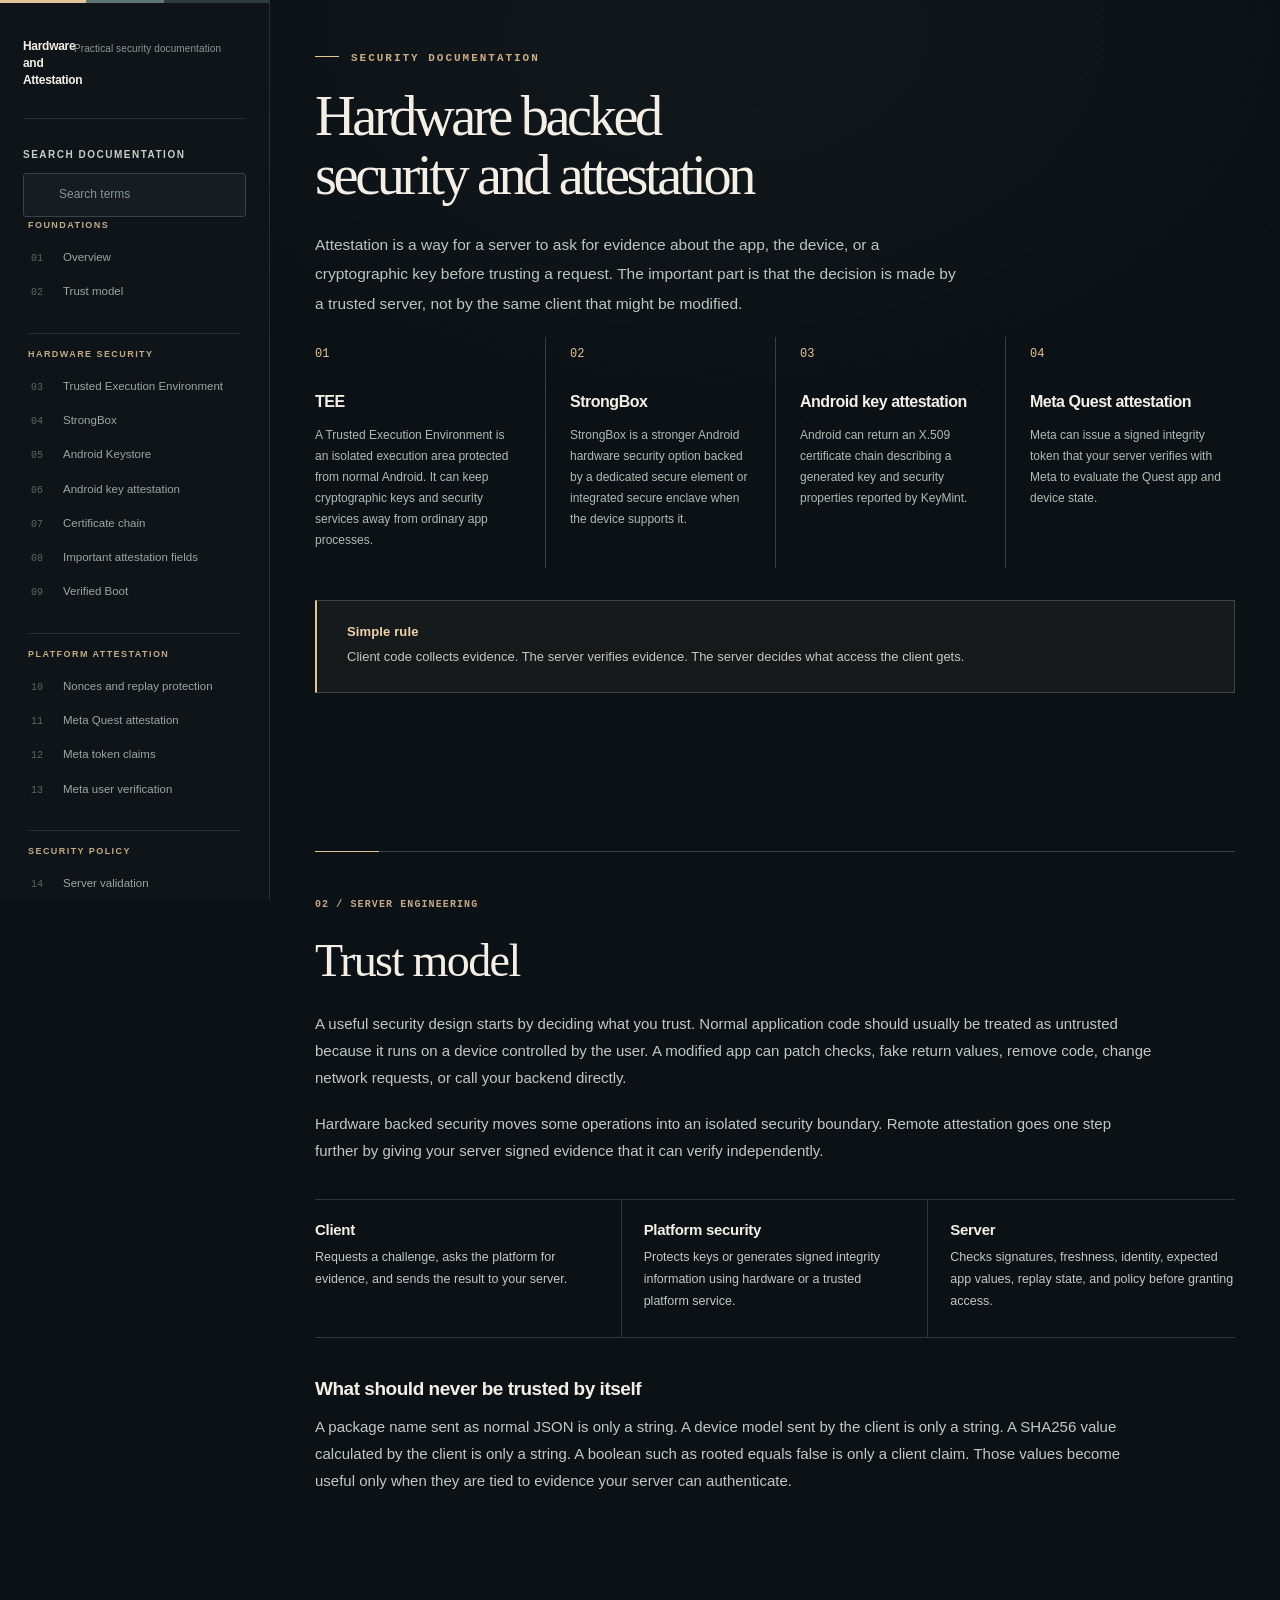
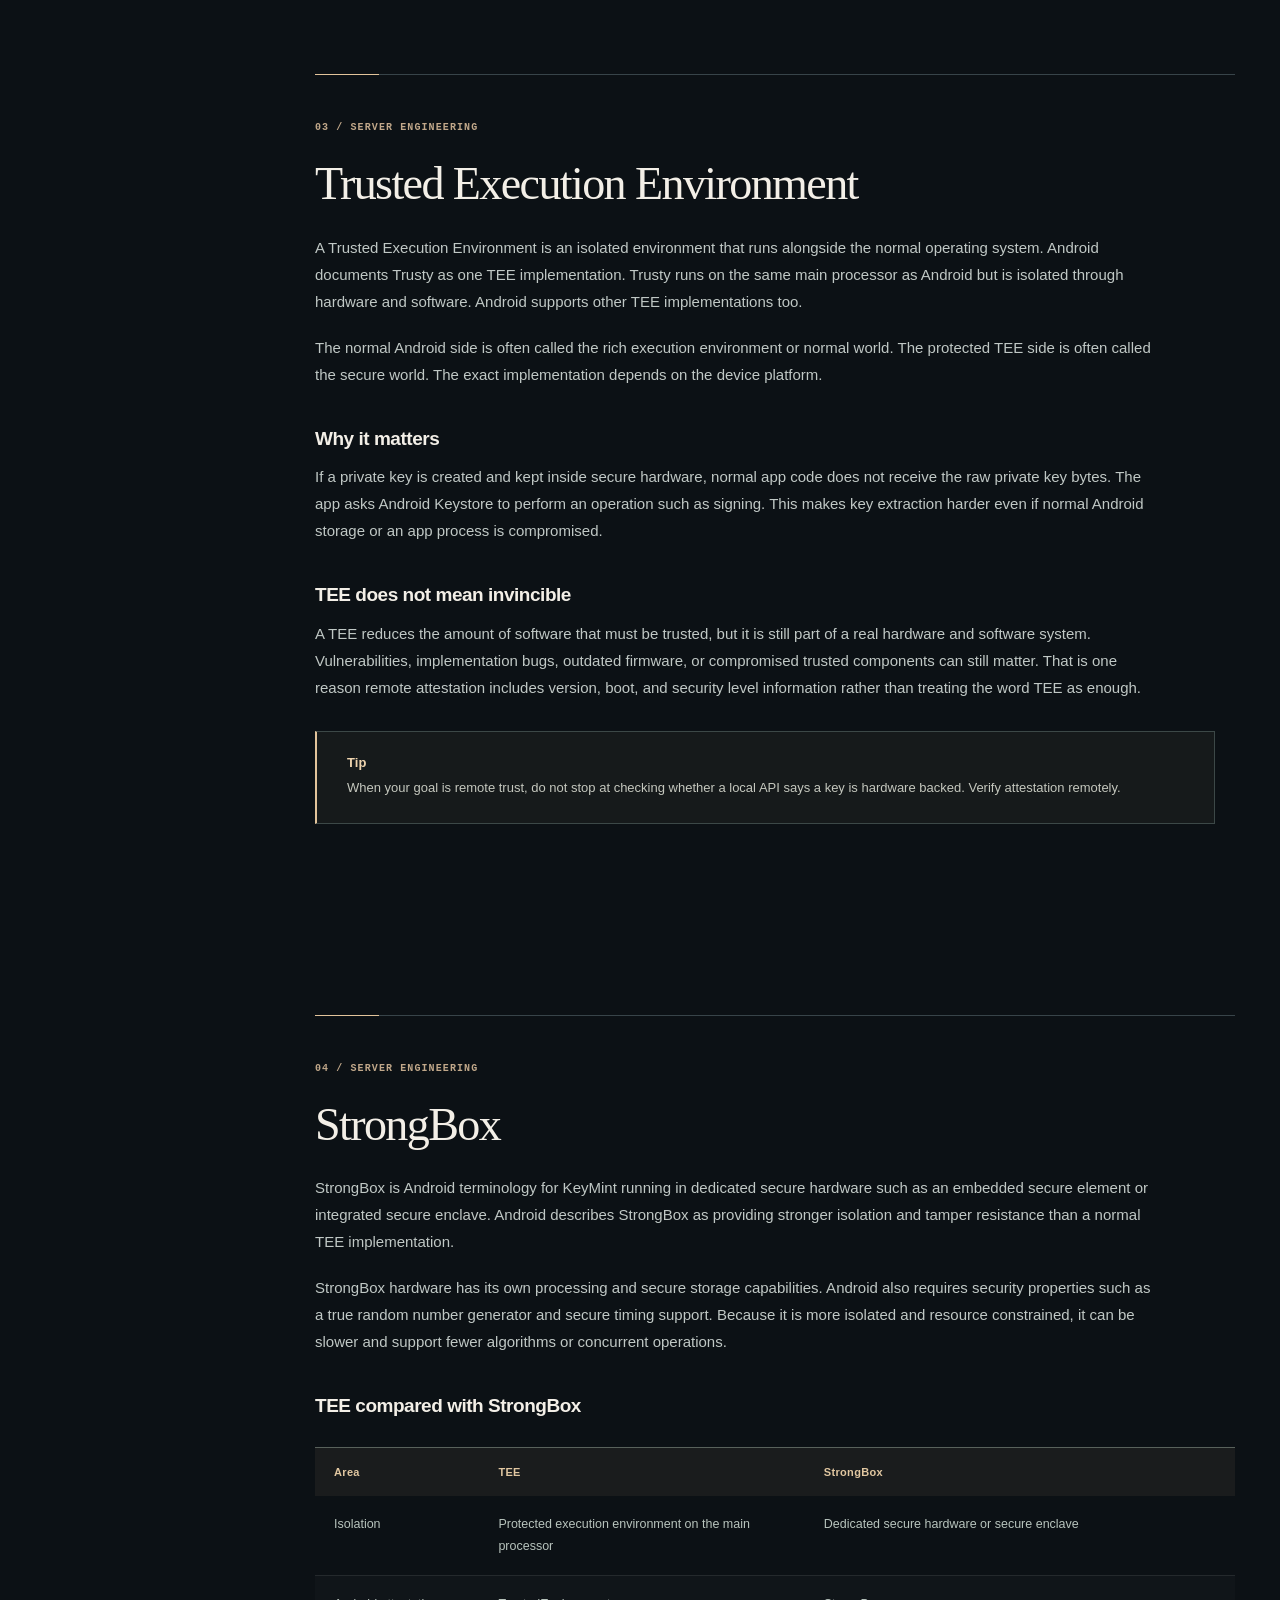
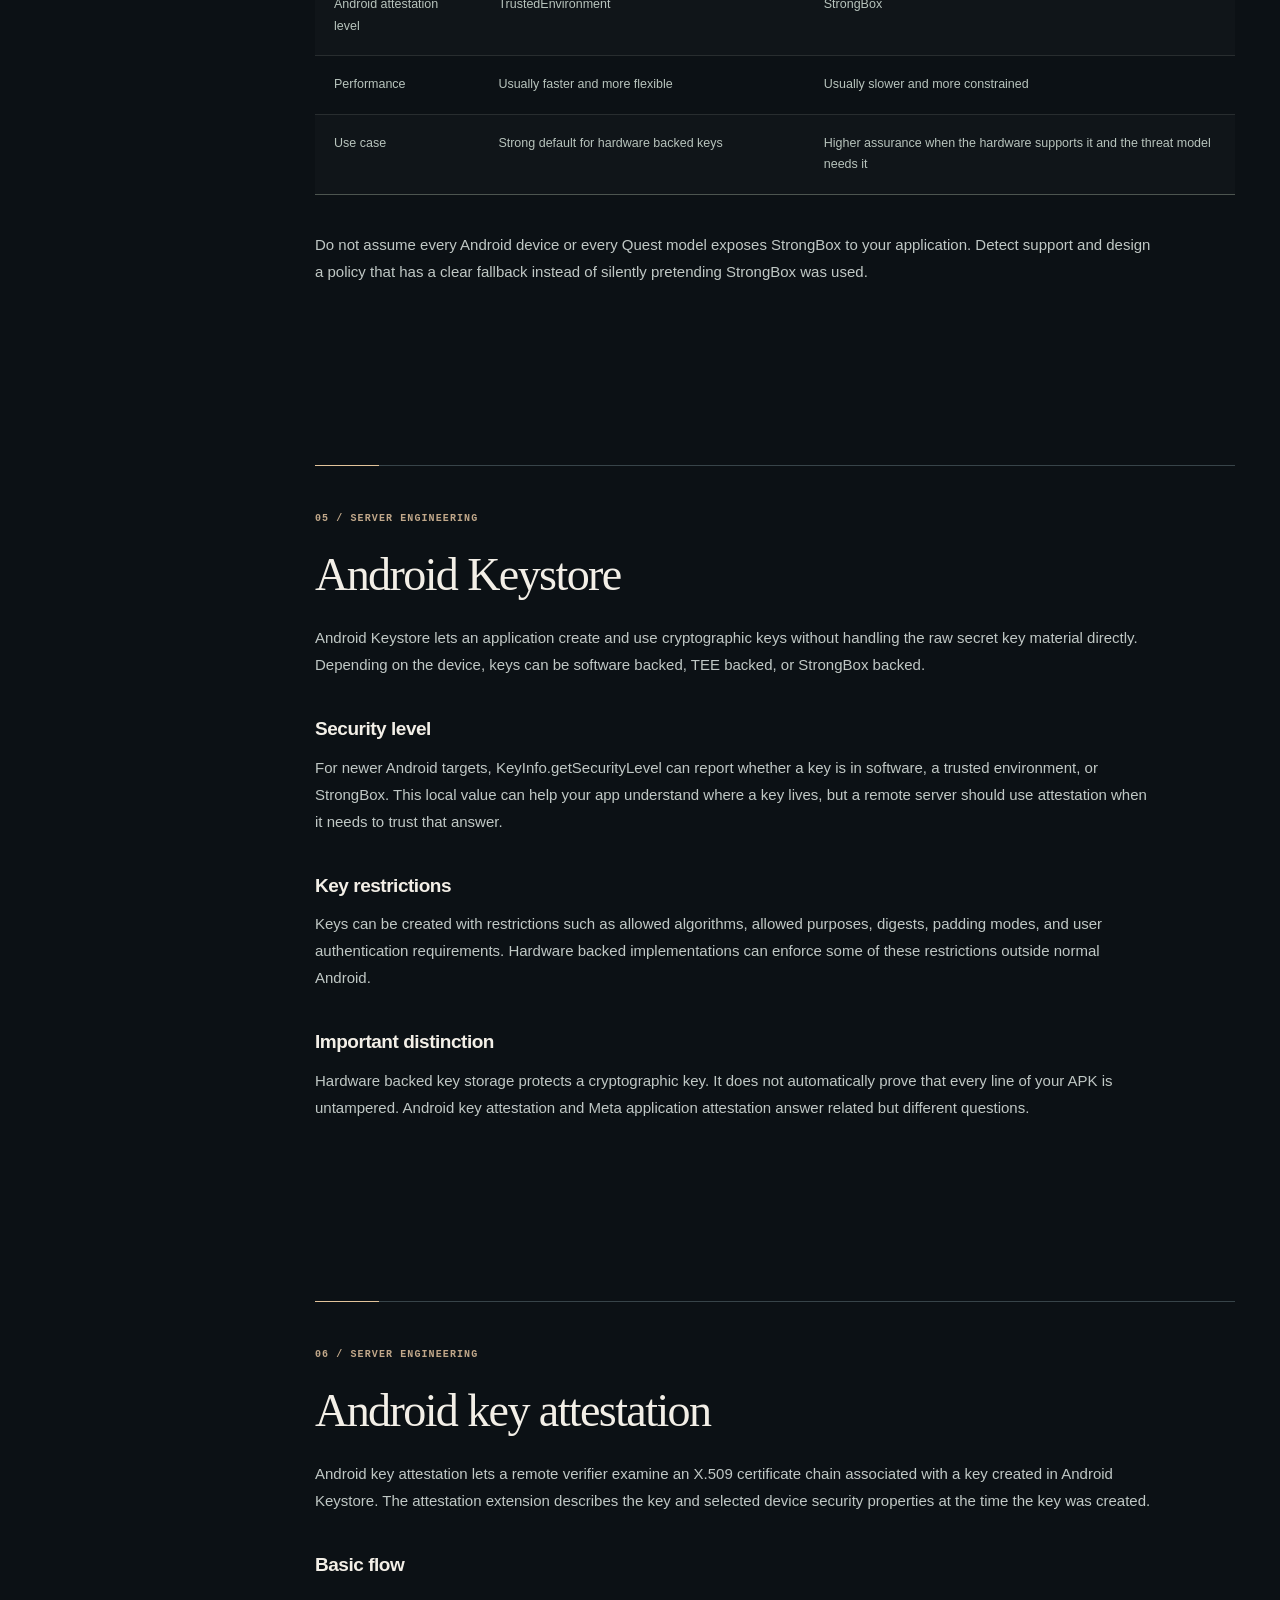
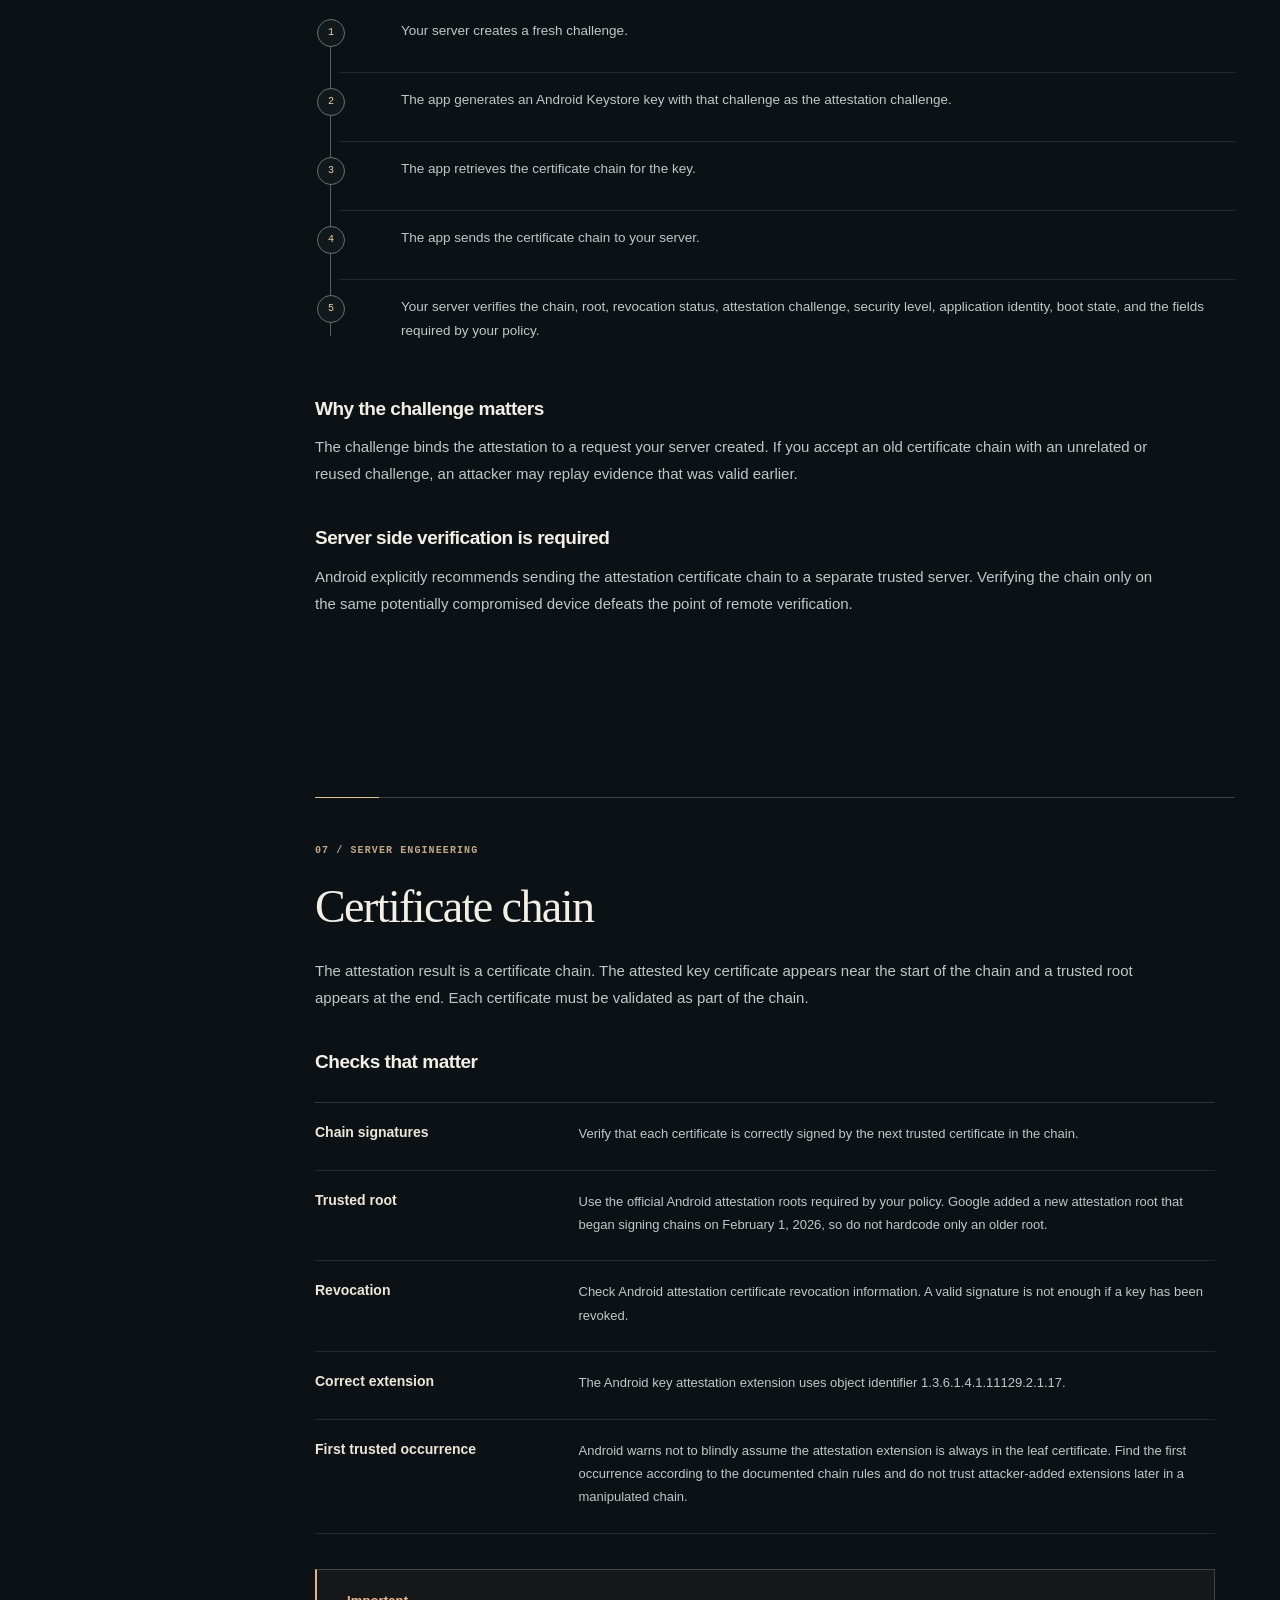
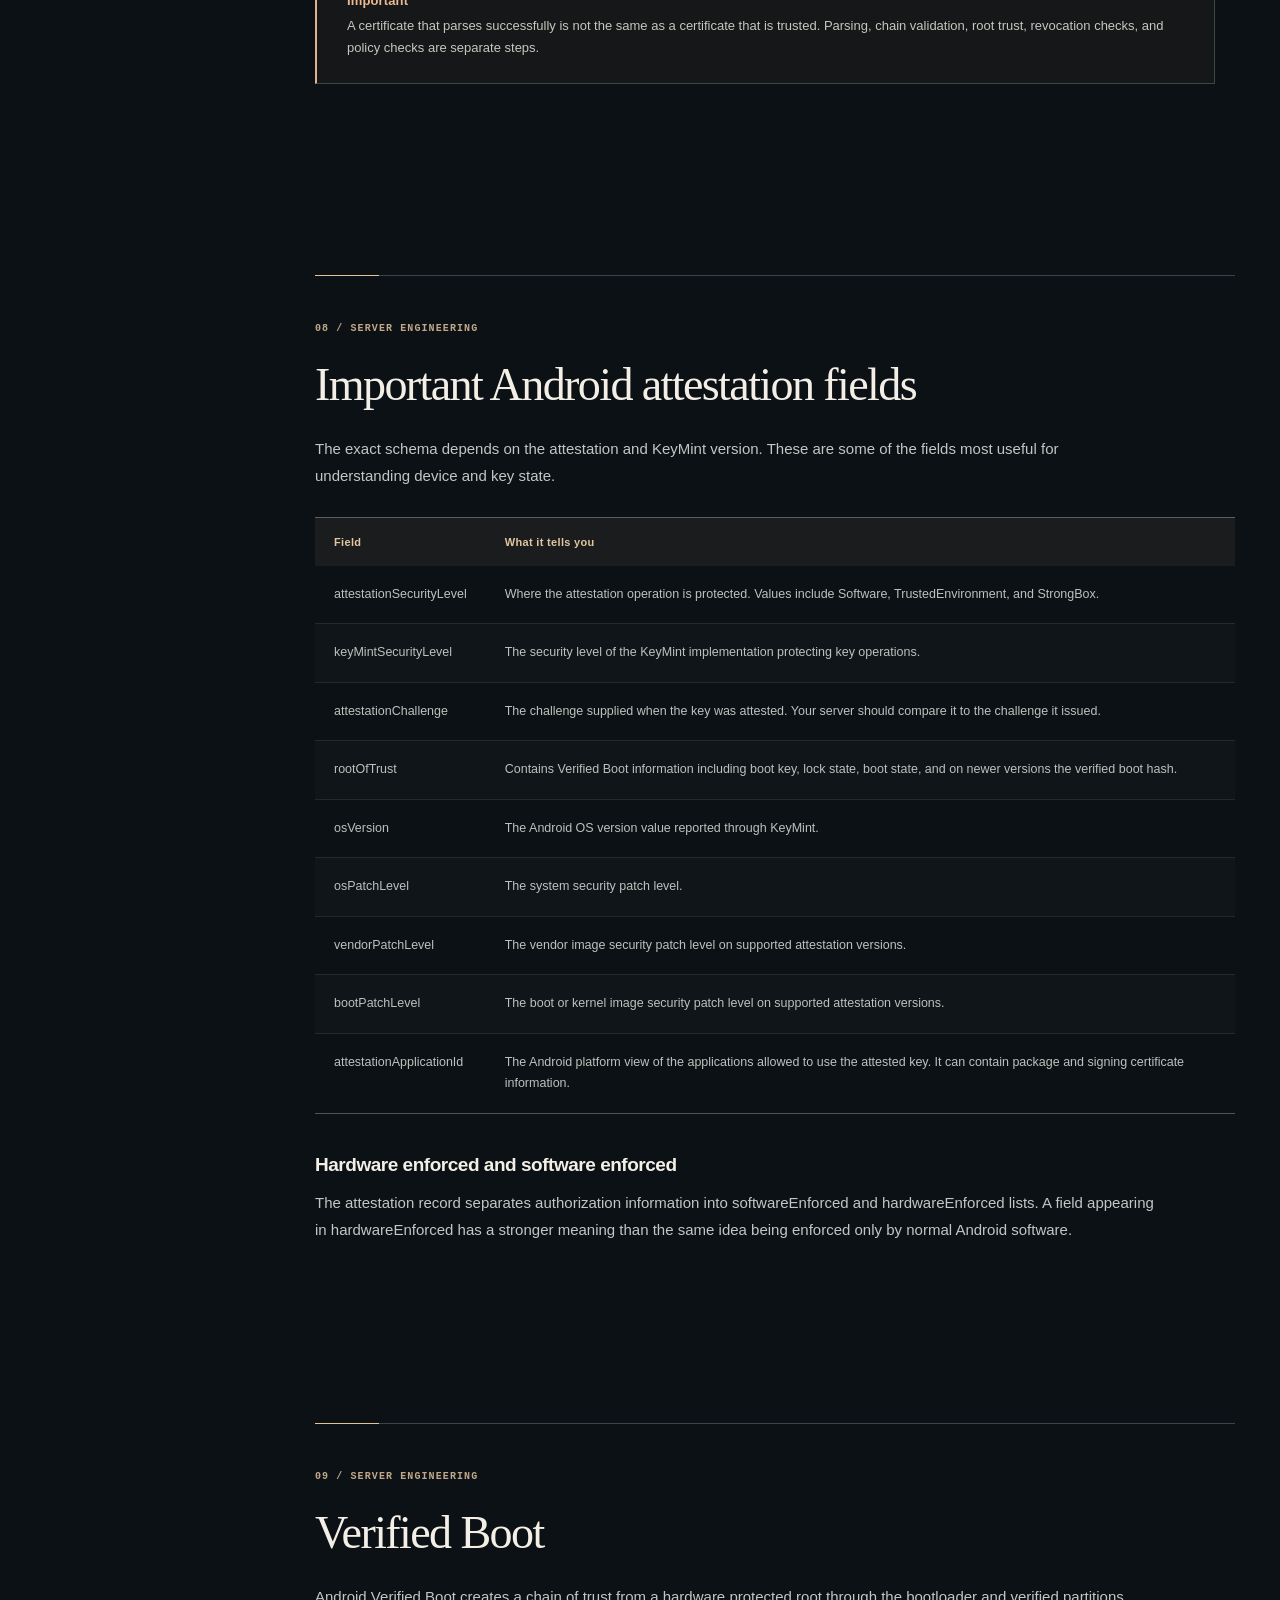
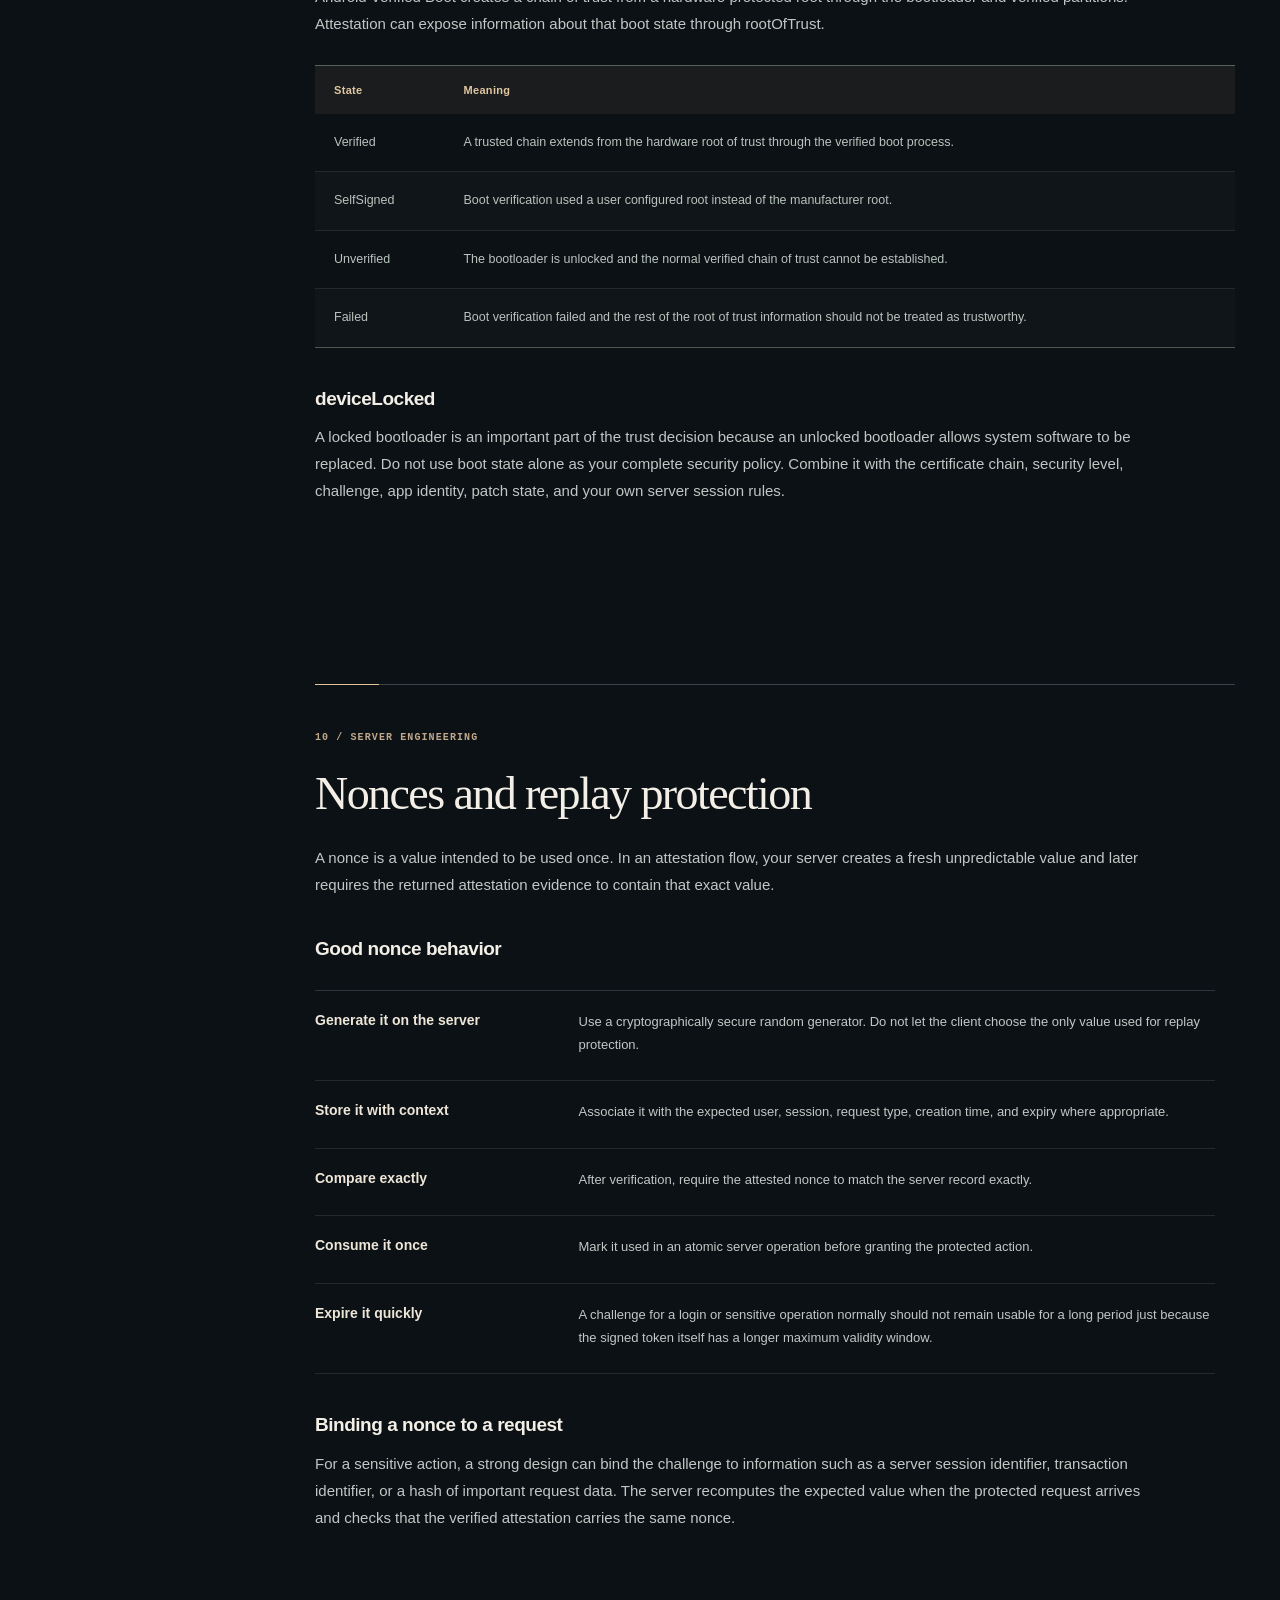
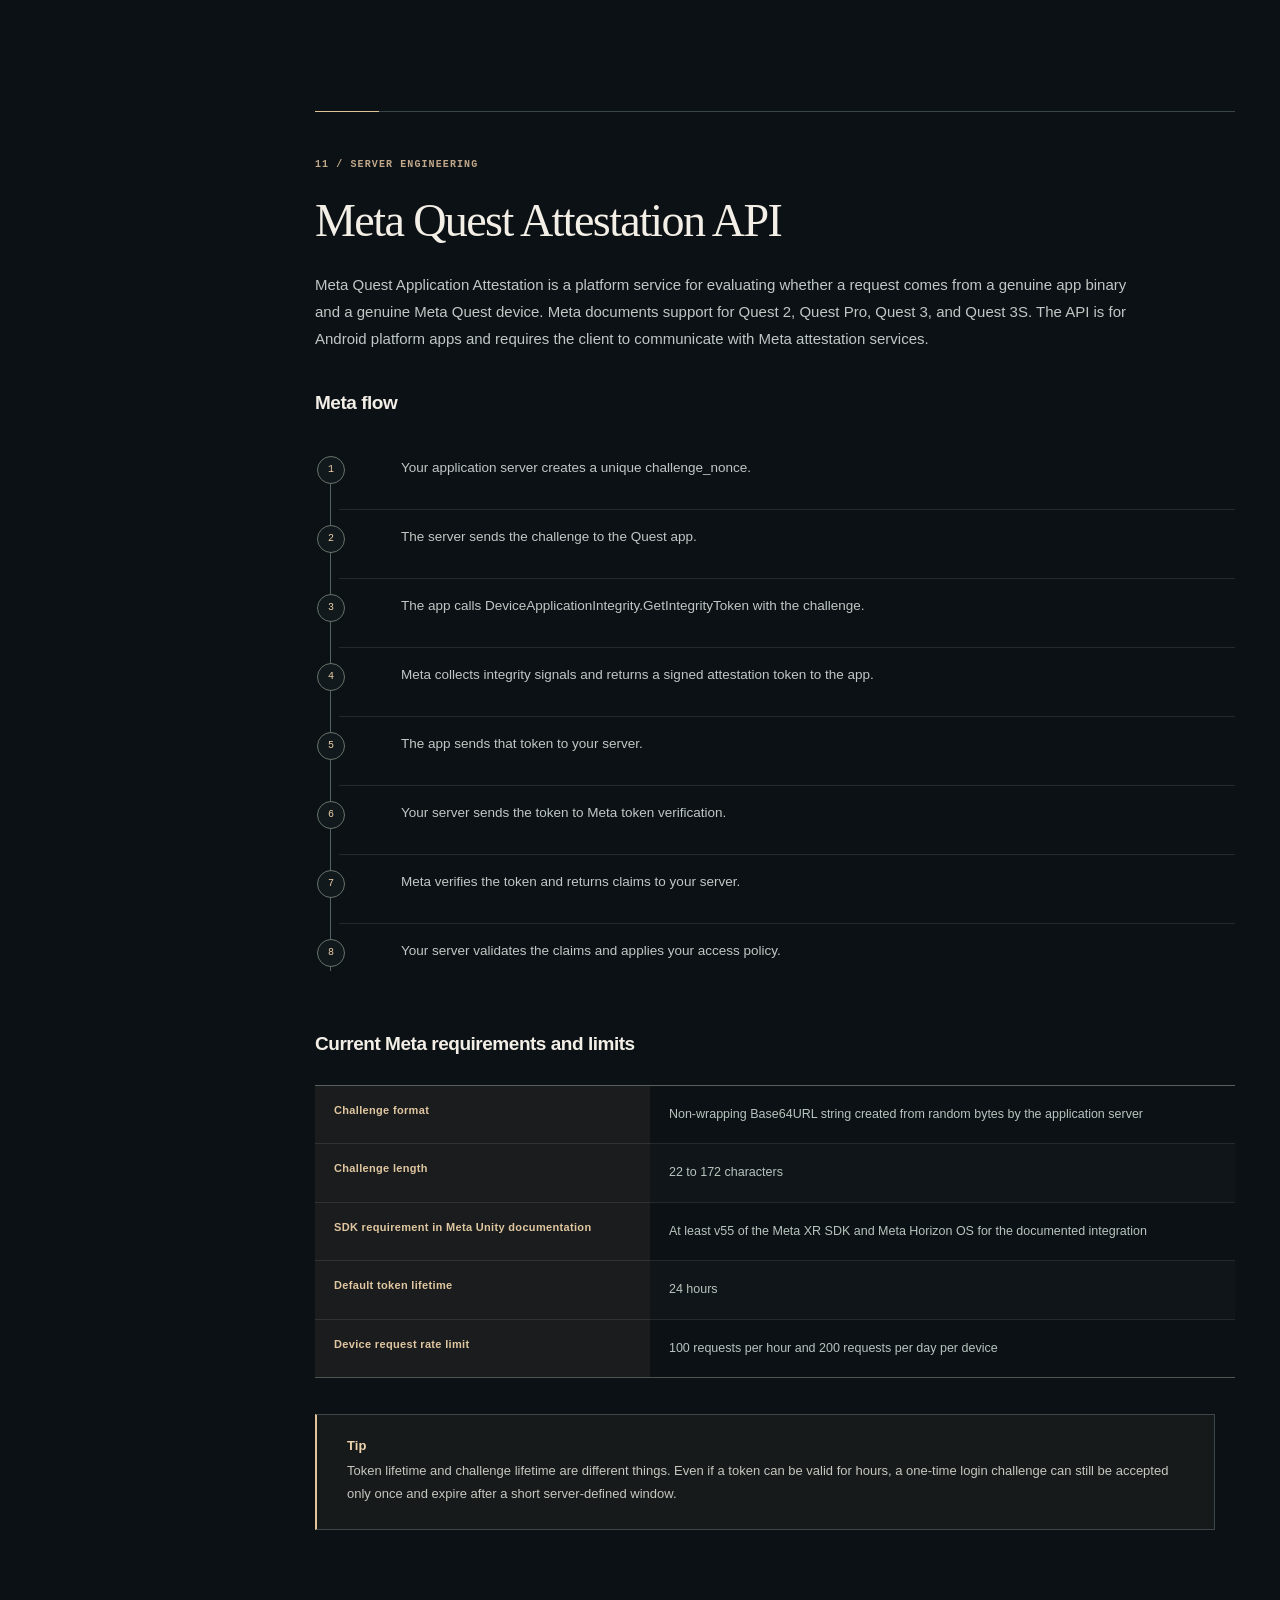
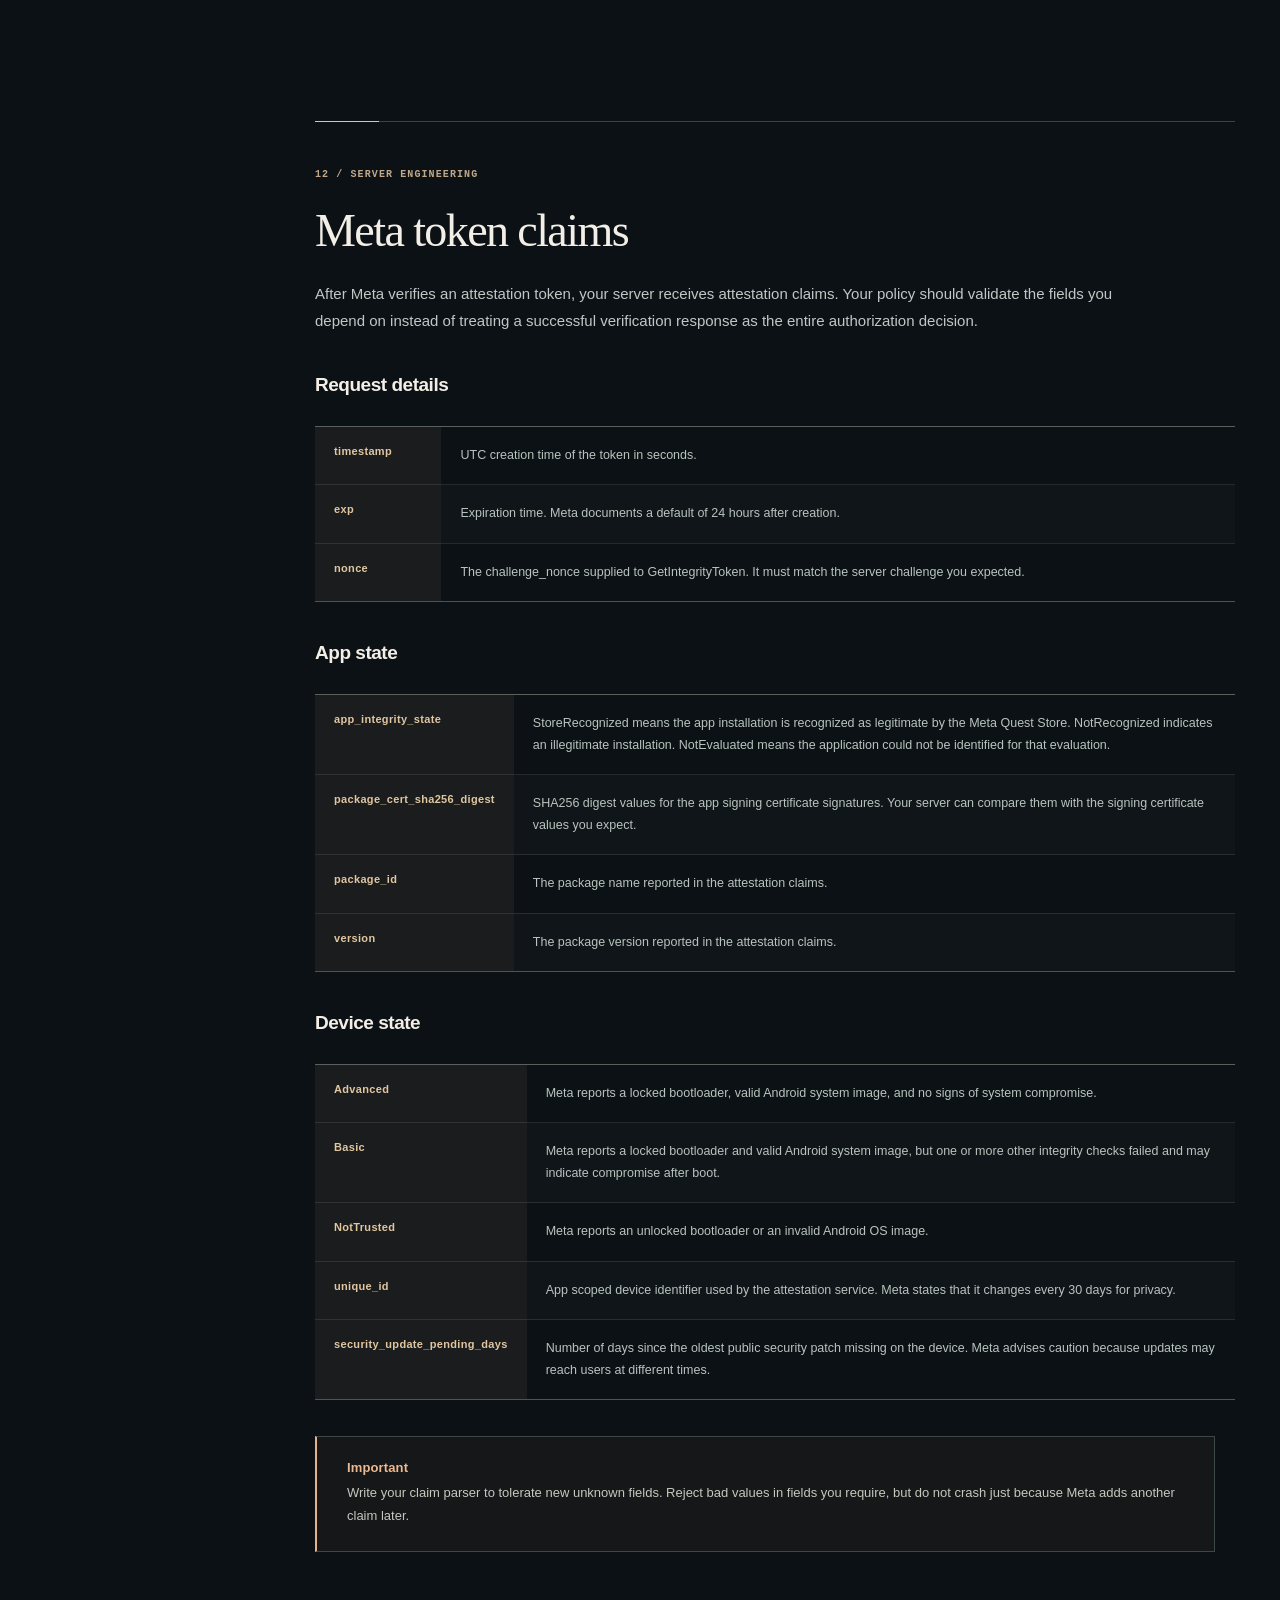
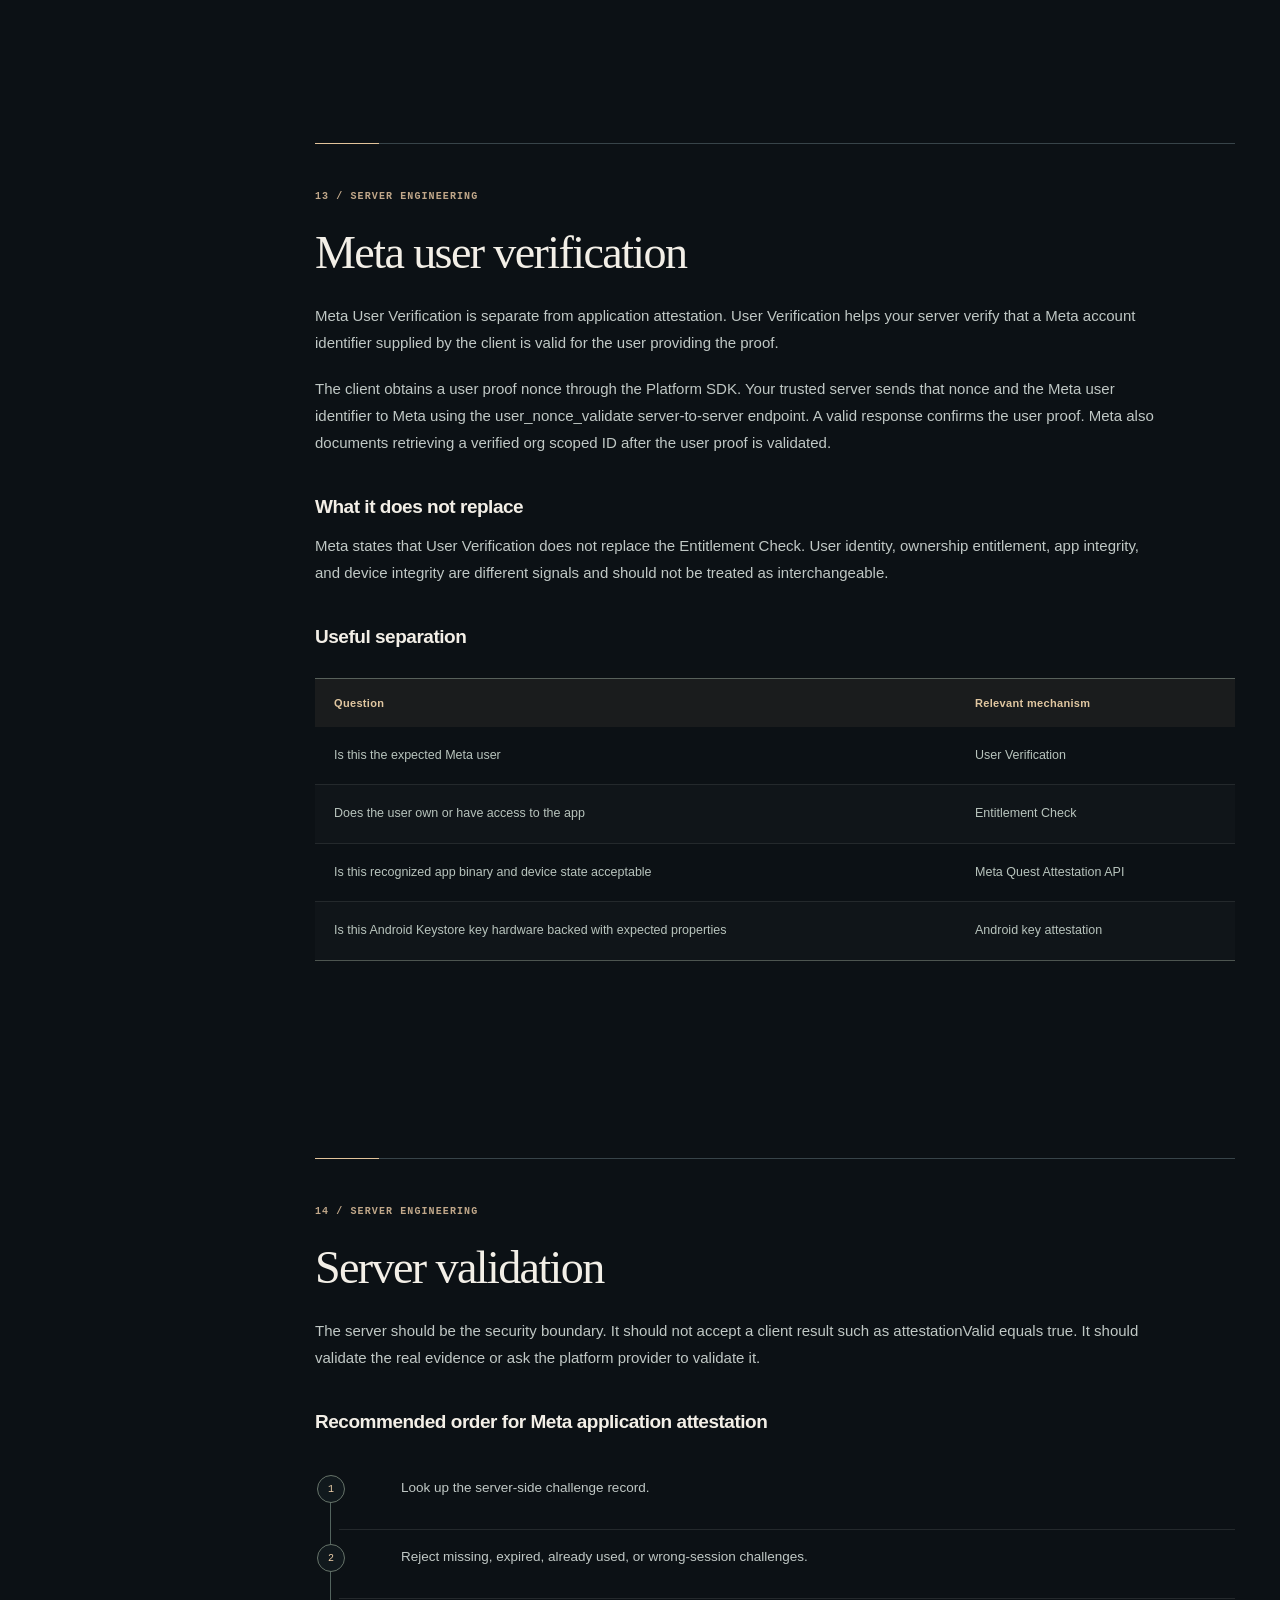
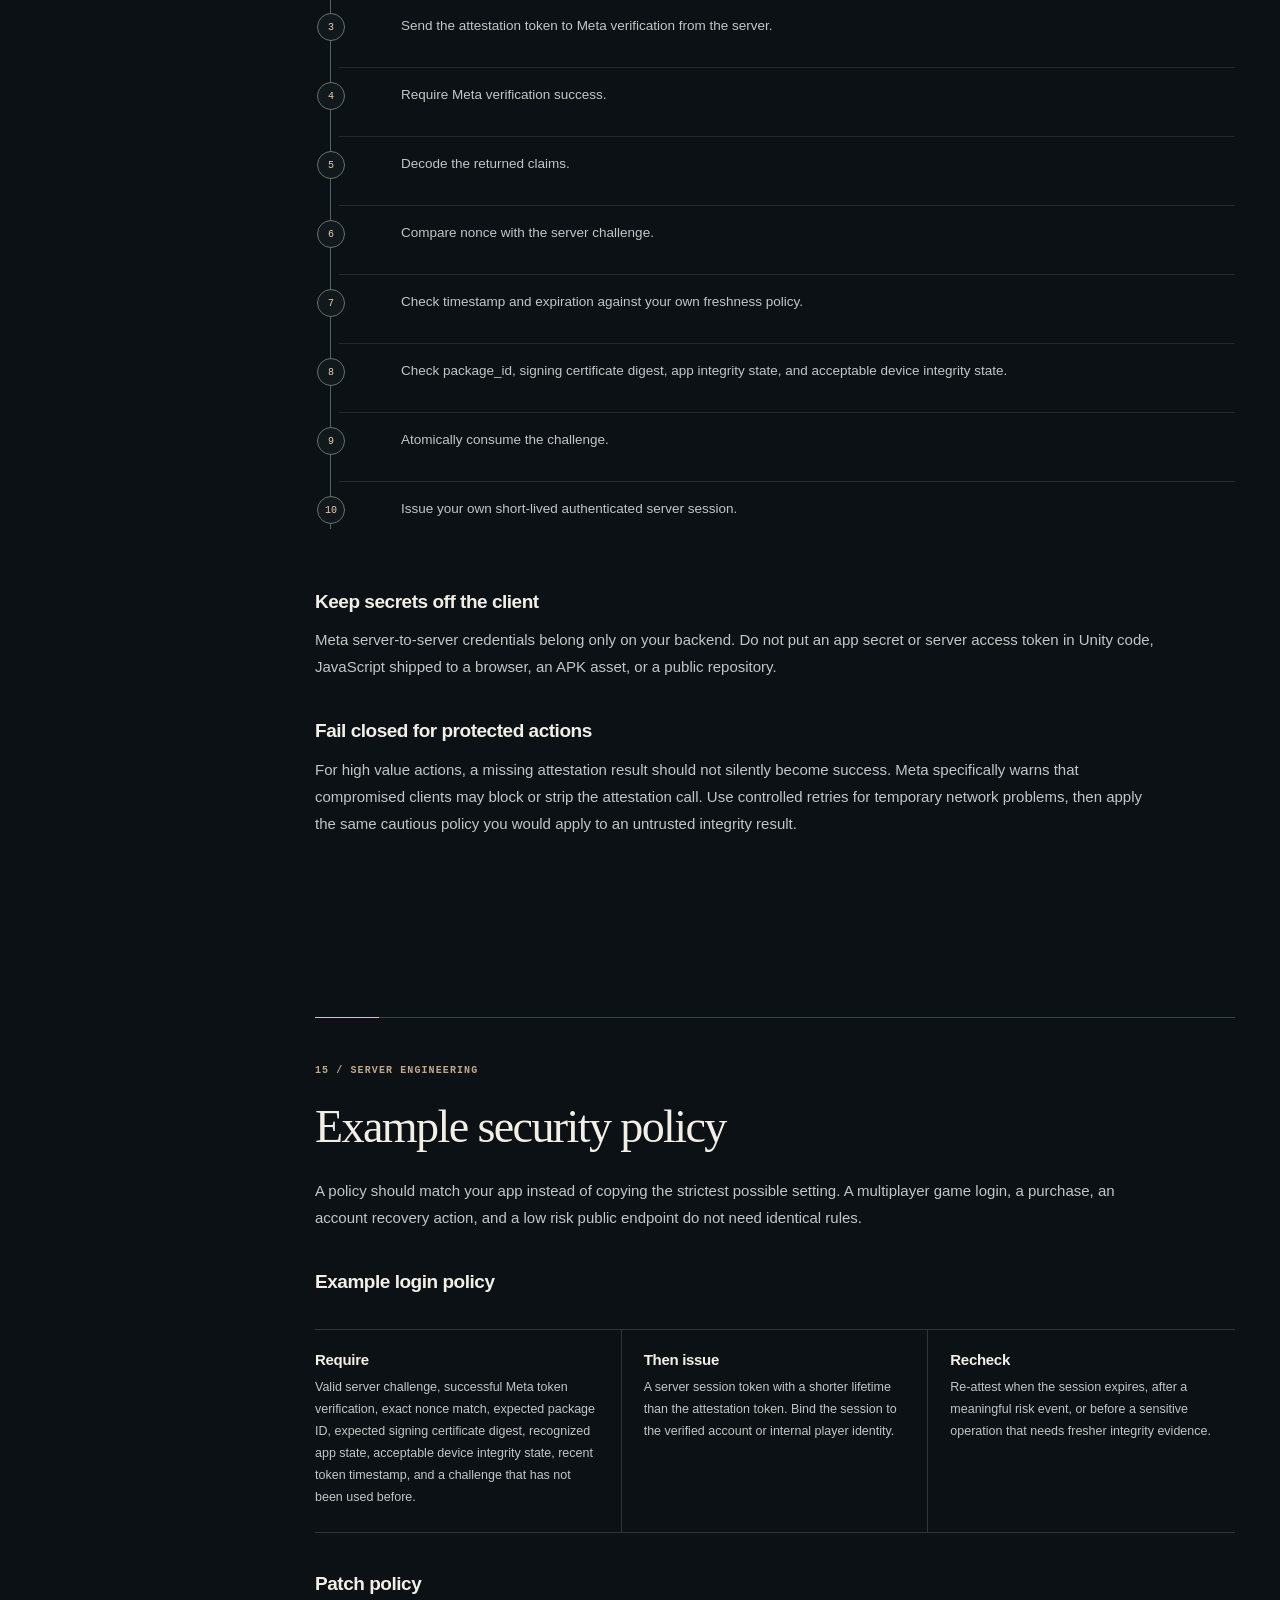
<file: index(1).html>
<!doctype html>
<html lang="en">
<head>
  <meta charset="utf-8">
  <meta name="viewport" content="width=device-width, initial-scale=1">
  <meta name="description" content="Practical documentation for hardware backed security, Android TEE and StrongBox, Android key attestation, and Meta Quest attestation.">
  <title>Hardware and Attestation Docs</title>
  <link rel="stylesheet" href="styles.css">
</head>
<body>
  <div class="site-shell">
    <aside class="sidebar" id="sidebar">
      <div class="brand">
        <a href="#overview">Hardware and Attestation</a>
        <p>Practical security documentation</p>
      </div>

      <label class="search-label" for="doc-search">Search documentation</label>
      <input id="doc-search" class="search" type="search" placeholder="Search terms" autocomplete="off">

      <nav class="nav" aria-label="Documentation navigation">
        <a href="#overview">Overview</a>
        <a href="#trust-model">Trust model</a>
        <a href="#tee">Trusted Execution Environment</a>
        <a href="#strongbox">StrongBox</a>
        <a href="#keystore">Android Keystore</a>
        <a href="#key-attestation">Android key attestation</a>
        <a href="#certificate-chain">Certificate chain</a>
        <a href="#attestation-fields">Important attestation fields</a>
        <a href="#verified-boot">Verified Boot</a>
        <a href="#nonce">Nonces and replay protection</a>
        <a href="#meta-attestation">Meta Quest attestation</a>
        <a href="#meta-claims">Meta token claims</a>
        <a href="#meta-user-verification">Meta user verification</a>
        <a href="#server-validation">Server validation</a>
        <a href="#policy">Example policy</a>
        <a href="#limits">What attestation cannot prove</a>
        <a href="#mistakes">Common mistakes</a>
        <a href="#testing">Testing</a>
        <a href="#vercel">Vercel setup</a>
        <a href="#validation-tips">Validation tips</a>
        <a href="#references">Official references</a>
      </nav>
    </aside>

    <main class="main">
      <div class="mobile-topbar">
        <button id="menu-button" class="menu-button" type="button">Menu</button>
        <span>Hardware and Attestation</span>
      </div>

      <article class="content" id="content">
        <section id="overview" class="doc-section hero searchable">
          <p class="eyebrow">Security documentation</p>
          <h1>Hardware backed security and attestation</h1>
          <p class="lead">Attestation is a way for a server to ask for evidence about the app, the device, or a cryptographic key before trusting a request. The important part is that the decision is made by a trusted server, not by the same client that might be modified.</p>
          <div class="summary-grid">
            <div class="summary-card">
              <h2>TEE</h2>
              <p>A Trusted Execution Environment is an isolated execution area protected from normal Android. It can keep cryptographic keys and security services away from ordinary app processes.</p>
            </div>
            <div class="summary-card">
              <h2>StrongBox</h2>
              <p>StrongBox is a stronger Android hardware security option backed by a dedicated secure element or integrated secure enclave when the device supports it.</p>
            </div>
            <div class="summary-card">
              <h2>Android key attestation</h2>
              <p>Android can return an X.509 certificate chain describing a generated key and security properties reported by KeyMint.</p>
            </div>
            <div class="summary-card">
              <h2>Meta Quest attestation</h2>
              <p>Meta can issue a signed integrity token that your server verifies with Meta to evaluate the Quest app and device state.</p>
            </div>
          </div>
          <div class="callout">
            <strong>Simple rule</strong>
            <p>Client code collects evidence. The server verifies evidence. The server decides what access the client gets.</p>
          </div>
        </section>

        <section id="trust-model" class="doc-section searchable">
          <h2>Trust model</h2>
          <p>A useful security design starts by deciding what you trust. Normal application code should usually be treated as untrusted because it runs on a device controlled by the user. A modified app can patch checks, fake return values, remove code, change network requests, or call your backend directly.</p>
          <p>Hardware backed security moves some operations into an isolated security boundary. Remote attestation goes one step further by giving your server signed evidence that it can verify independently.</p>
          <div class="three-column">
            <div>
              <h3>Client</h3>
              <p>Requests a challenge, asks the platform for evidence, and sends the result to your server.</p>
            </div>
            <div>
              <h3>Platform security</h3>
              <p>Protects keys or generates signed integrity information using hardware or a trusted platform service.</p>
            </div>
            <div>
              <h3>Server</h3>
              <p>Checks signatures, freshness, identity, expected app values, replay state, and policy before granting access.</p>
            </div>
          </div>
          <h3>What should never be trusted by itself</h3>
          <p>A package name sent as normal JSON is only a string. A device model sent by the client is only a string. A SHA256 value calculated by the client is only a string. A boolean such as rooted equals false is only a client claim. Those values become useful only when they are tied to evidence your server can authenticate.</p>
        </section>

        <section id="tee" class="doc-section searchable">
          <h2>Trusted Execution Environment</h2>
          <p>A Trusted Execution Environment is an isolated environment that runs alongside the normal operating system. Android documents Trusty as one TEE implementation. Trusty runs on the same main processor as Android but is isolated through hardware and software. Android supports other TEE implementations too.</p>
          <p>The normal Android side is often called the rich execution environment or normal world. The protected TEE side is often called the secure world. The exact implementation depends on the device platform.</p>
          <h3>Why it matters</h3>
          <p>If a private key is created and kept inside secure hardware, normal app code does not receive the raw private key bytes. The app asks Android Keystore to perform an operation such as signing. This makes key extraction harder even if normal Android storage or an app process is compromised.</p>
          <h3>TEE does not mean invincible</h3>
          <p>A TEE reduces the amount of software that must be trusted, but it is still part of a real hardware and software system. Vulnerabilities, implementation bugs, outdated firmware, or compromised trusted components can still matter. That is one reason remote attestation includes version, boot, and security level information rather than treating the word TEE as enough.</p>
          <div class="callout">
            <strong>Tip</strong>
            <p>When your goal is remote trust, do not stop at checking whether a local API says a key is hardware backed. Verify attestation remotely.</p>
          </div>
        </section>

        <section id="strongbox" class="doc-section searchable">
          <h2>StrongBox</h2>
          <p>StrongBox is Android terminology for KeyMint running in dedicated secure hardware such as an embedded secure element or integrated secure enclave. Android describes StrongBox as providing stronger isolation and tamper resistance than a normal TEE implementation.</p>
          <p>StrongBox hardware has its own processing and secure storage capabilities. Android also requires security properties such as a true random number generator and secure timing support. Because it is more isolated and resource constrained, it can be slower and support fewer algorithms or concurrent operations.</p>
          <h3>TEE compared with StrongBox</h3>
          <table>
            <thead>
              <tr>
                <th>Area</th>
                <th>TEE</th>
                <th>StrongBox</th>
              </tr>
            </thead>
            <tbody>
              <tr>
                <td>Isolation</td>
                <td>Protected execution environment on the main processor</td>
                <td>Dedicated secure hardware or secure enclave</td>
              </tr>
              <tr>
                <td>Android attestation level</td>
                <td>TrustedEnvironment</td>
                <td>StrongBox</td>
              </tr>
              <tr>
                <td>Performance</td>
                <td>Usually faster and more flexible</td>
                <td>Usually slower and more constrained</td>
              </tr>
              <tr>
                <td>Use case</td>
                <td>Strong default for hardware backed keys</td>
                <td>Higher assurance when the hardware supports it and the threat model needs it</td>
              </tr>
            </tbody>
          </table>
          <p>Do not assume every Android device or every Quest model exposes StrongBox to your application. Detect support and design a policy that has a clear fallback instead of silently pretending StrongBox was used.</p>
        </section>

        <section id="keystore" class="doc-section searchable">
          <h2>Android Keystore</h2>
          <p>Android Keystore lets an application create and use cryptographic keys without handling the raw secret key material directly. Depending on the device, keys can be software backed, TEE backed, or StrongBox backed.</p>
          <h3>Security level</h3>
          <p>For newer Android targets, KeyInfo.getSecurityLevel can report whether a key is in software, a trusted environment, or StrongBox. This local value can help your app understand where a key lives, but a remote server should use attestation when it needs to trust that answer.</p>
          <h3>Key restrictions</h3>
          <p>Keys can be created with restrictions such as allowed algorithms, allowed purposes, digests, padding modes, and user authentication requirements. Hardware backed implementations can enforce some of these restrictions outside normal Android.</p>
          <h3>Important distinction</h3>
          <p>Hardware backed key storage protects a cryptographic key. It does not automatically prove that every line of your APK is untampered. Android key attestation and Meta application attestation answer related but different questions.</p>
        </section>

        <section id="key-attestation" class="doc-section searchable">
          <h2>Android key attestation</h2>
          <p>Android key attestation lets a remote verifier examine an X.509 certificate chain associated with a key created in Android Keystore. The attestation extension describes the key and selected device security properties at the time the key was created.</p>
          <h3>Basic flow</h3>
          <div class="flow">
            <div><span>1</span><p>Your server creates a fresh challenge.</p></div>
            <div><span>2</span><p>The app generates an Android Keystore key with that challenge as the attestation challenge.</p></div>
            <div><span>3</span><p>The app retrieves the certificate chain for the key.</p></div>
            <div><span>4</span><p>The app sends the certificate chain to your server.</p></div>
            <div><span>5</span><p>Your server verifies the chain, root, revocation status, attestation challenge, security level, application identity, boot state, and the fields required by your policy.</p></div>
          </div>
          <h3>Why the challenge matters</h3>
          <p>The challenge binds the attestation to a request your server created. If you accept an old certificate chain with an unrelated or reused challenge, an attacker may replay evidence that was valid earlier.</p>
          <h3>Server side verification is required</h3>
          <p>Android explicitly recommends sending the attestation certificate chain to a separate trusted server. Verifying the chain only on the same potentially compromised device defeats the point of remote verification.</p>
        </section>

        <section id="certificate-chain" class="doc-section searchable">
          <h2>Certificate chain</h2>
          <p>The attestation result is a certificate chain. The attested key certificate appears near the start of the chain and a trusted root appears at the end. Each certificate must be validated as part of the chain.</p>
          <h3>Checks that matter</h3>
          <div class="detail-list">
            <div>
              <strong>Chain signatures</strong>
              <p>Verify that each certificate is correctly signed by the next trusted certificate in the chain.</p>
            </div>
            <div>
              <strong>Trusted root</strong>
              <p>Use the official Android attestation roots required by your policy. Google added a new attestation root that began signing chains on February 1, 2026, so do not hardcode only an older root.</p>
            </div>
            <div>
              <strong>Revocation</strong>
              <p>Check Android attestation certificate revocation information. A valid signature is not enough if a key has been revoked.</p>
            </div>
            <div>
              <strong>Correct extension</strong>
              <p>The Android key attestation extension uses object identifier 1.3.6.1.4.1.11129.2.1.17.</p>
            </div>
            <div>
              <strong>First trusted occurrence</strong>
              <p>Android warns not to blindly assume the attestation extension is always in the leaf certificate. Find the first occurrence according to the documented chain rules and do not trust attacker-added extensions later in a manipulated chain.</p>
            </div>
          </div>
          <div class="callout warning">
            <strong>Important</strong>
            <p>A certificate that parses successfully is not the same as a certificate that is trusted. Parsing, chain validation, root trust, revocation checks, and policy checks are separate steps.</p>
          </div>
        </section>

        <section id="attestation-fields" class="doc-section searchable">
          <h2>Important Android attestation fields</h2>
          <p>The exact schema depends on the attestation and KeyMint version. These are some of the fields most useful for understanding device and key state.</p>
          <table>
            <thead>
              <tr>
                <th>Field</th>
                <th>What it tells you</th>
              </tr>
            </thead>
            <tbody>
              <tr>
                <td>attestationSecurityLevel</td>
                <td>Where the attestation operation is protected. Values include Software, TrustedEnvironment, and StrongBox.</td>
              </tr>
              <tr>
                <td>keyMintSecurityLevel</td>
                <td>The security level of the KeyMint implementation protecting key operations.</td>
              </tr>
              <tr>
                <td>attestationChallenge</td>
                <td>The challenge supplied when the key was attested. Your server should compare it to the challenge it issued.</td>
              </tr>
              <tr>
                <td>rootOfTrust</td>
                <td>Contains Verified Boot information including boot key, lock state, boot state, and on newer versions the verified boot hash.</td>
              </tr>
              <tr>
                <td>osVersion</td>
                <td>The Android OS version value reported through KeyMint.</td>
              </tr>
              <tr>
                <td>osPatchLevel</td>
                <td>The system security patch level.</td>
              </tr>
              <tr>
                <td>vendorPatchLevel</td>
                <td>The vendor image security patch level on supported attestation versions.</td>
              </tr>
              <tr>
                <td>bootPatchLevel</td>
                <td>The boot or kernel image security patch level on supported attestation versions.</td>
              </tr>
              <tr>
                <td>attestationApplicationId</td>
                <td>The Android platform view of the applications allowed to use the attested key. It can contain package and signing certificate information.</td>
              </tr>
            </tbody>
          </table>
          <h3>Hardware enforced and software enforced</h3>
          <p>The attestation record separates authorization information into softwareEnforced and hardwareEnforced lists. A field appearing in hardwareEnforced has a stronger meaning than the same idea being enforced only by normal Android software.</p>
        </section>

        <section id="verified-boot" class="doc-section searchable">
          <h2>Verified Boot</h2>
          <p>Android Verified Boot creates a chain of trust from a hardware protected root through the bootloader and verified partitions. Attestation can expose information about that boot state through rootOfTrust.</p>
          <table>
            <thead>
              <tr>
                <th>State</th>
                <th>Meaning</th>
              </tr>
            </thead>
            <tbody>
              <tr>
                <td>Verified</td>
                <td>A trusted chain extends from the hardware root of trust through the verified boot process.</td>
              </tr>
              <tr>
                <td>SelfSigned</td>
                <td>Boot verification used a user configured root instead of the manufacturer root.</td>
              </tr>
              <tr>
                <td>Unverified</td>
                <td>The bootloader is unlocked and the normal verified chain of trust cannot be established.</td>
              </tr>
              <tr>
                <td>Failed</td>
                <td>Boot verification failed and the rest of the root of trust information should not be treated as trustworthy.</td>
              </tr>
            </tbody>
          </table>
          <h3>deviceLocked</h3>
          <p>A locked bootloader is an important part of the trust decision because an unlocked bootloader allows system software to be replaced. Do not use boot state alone as your complete security policy. Combine it with the certificate chain, security level, challenge, app identity, patch state, and your own server session rules.</p>
        </section>

        <section id="nonce" class="doc-section searchable">
          <h2>Nonces and replay protection</h2>
          <p>A nonce is a value intended to be used once. In an attestation flow, your server creates a fresh unpredictable value and later requires the returned attestation evidence to contain that exact value.</p>
          <h3>Good nonce behavior</h3>
          <div class="detail-list">
            <div>
              <strong>Generate it on the server</strong>
              <p>Use a cryptographically secure random generator. Do not let the client choose the only value used for replay protection.</p>
            </div>
            <div>
              <strong>Store it with context</strong>
              <p>Associate it with the expected user, session, request type, creation time, and expiry where appropriate.</p>
            </div>
            <div>
              <strong>Compare exactly</strong>
              <p>After verification, require the attested nonce to match the server record exactly.</p>
            </div>
            <div>
              <strong>Consume it once</strong>
              <p>Mark it used in an atomic server operation before granting the protected action.</p>
            </div>
            <div>
              <strong>Expire it quickly</strong>
              <p>A challenge for a login or sensitive operation normally should not remain usable for a long period just because the signed token itself has a longer maximum validity window.</p>
            </div>
          </div>
          <h3>Binding a nonce to a request</h3>
          <p>For a sensitive action, a strong design can bind the challenge to information such as a server session identifier, transaction identifier, or a hash of important request data. The server recomputes the expected value when the protected request arrives and checks that the verified attestation carries the same nonce.</p>
        </section>

        <section id="meta-attestation" class="doc-section searchable">
          <h2>Meta Quest Attestation API</h2>
          <p>Meta Quest Application Attestation is a platform service for evaluating whether a request comes from a genuine app binary and a genuine Meta Quest device. Meta documents support for Quest 2, Quest Pro, Quest 3, and Quest 3S. The API is for Android platform apps and requires the client to communicate with Meta attestation services.</p>
          <h3>Meta flow</h3>
          <div class="flow">
            <div><span>1</span><p>Your application server creates a unique challenge_nonce.</p></div>
            <div><span>2</span><p>The server sends the challenge to the Quest app.</p></div>
            <div><span>3</span><p>The app calls DeviceApplicationIntegrity.GetIntegrityToken with the challenge.</p></div>
            <div><span>4</span><p>Meta collects integrity signals and returns a signed attestation token to the app.</p></div>
            <div><span>5</span><p>The app sends that token to your server.</p></div>
            <div><span>6</span><p>Your server sends the token to Meta token verification.</p></div>
            <div><span>7</span><p>Meta verifies the token and returns claims to your server.</p></div>
            <div><span>8</span><p>Your server validates the claims and applies your access policy.</p></div>
          </div>
          <h3>Current Meta requirements and limits</h3>
          <table>
            <tbody>
              <tr>
                <th>Challenge format</th>
                <td>Non-wrapping Base64URL string created from random bytes by the application server</td>
              </tr>
              <tr>
                <th>Challenge length</th>
                <td>22 to 172 characters</td>
              </tr>
              <tr>
                <th>SDK requirement in Meta Unity documentation</th>
                <td>At least v55 of the Meta XR SDK and Meta Horizon OS for the documented integration</td>
              </tr>
              <tr>
                <th>Default token lifetime</th>
                <td>24 hours</td>
              </tr>
              <tr>
                <th>Device request rate limit</th>
                <td>100 requests per hour and 200 requests per day per device</td>
              </tr>
            </tbody>
          </table>
          <div class="callout">
            <strong>Tip</strong>
            <p>Token lifetime and challenge lifetime are different things. Even if a token can be valid for hours, a one-time login challenge can still be accepted only once and expire after a short server-defined window.</p>
          </div>
        </section>

        <section id="meta-claims" class="doc-section searchable">
          <h2>Meta token claims</h2>
          <p>After Meta verifies an attestation token, your server receives attestation claims. Your policy should validate the fields you depend on instead of treating a successful verification response as the entire authorization decision.</p>
          <h3>Request details</h3>
          <table>
            <tbody>
              <tr>
                <th>timestamp</th>
                <td>UTC creation time of the token in seconds.</td>
              </tr>
              <tr>
                <th>exp</th>
                <td>Expiration time. Meta documents a default of 24 hours after creation.</td>
              </tr>
              <tr>
                <th>nonce</th>
                <td>The challenge_nonce supplied to GetIntegrityToken. It must match the server challenge you expected.</td>
              </tr>
            </tbody>
          </table>
          <h3>App state</h3>
          <table>
            <tbody>
              <tr>
                <th>app_integrity_state</th>
                <td>StoreRecognized means the app installation is recognized as legitimate by the Meta Quest Store. NotRecognized indicates an illegitimate installation. NotEvaluated means the application could not be identified for that evaluation.</td>
              </tr>
              <tr>
                <th>package_cert_sha256_digest</th>
                <td>SHA256 digest values for the app signing certificate signatures. Your server can compare them with the signing certificate values you expect.</td>
              </tr>
              <tr>
                <th>package_id</th>
                <td>The package name reported in the attestation claims.</td>
              </tr>
              <tr>
                <th>version</th>
                <td>The package version reported in the attestation claims.</td>
              </tr>
            </tbody>
          </table>
          <h3>Device state</h3>
          <table>
            <tbody>
              <tr>
                <th>Advanced</th>
                <td>Meta reports a locked bootloader, valid Android system image, and no signs of system compromise.</td>
              </tr>
              <tr>
                <th>Basic</th>
                <td>Meta reports a locked bootloader and valid Android system image, but one or more other integrity checks failed and may indicate compromise after boot.</td>
              </tr>
              <tr>
                <th>NotTrusted</th>
                <td>Meta reports an unlocked bootloader or an invalid Android OS image.</td>
              </tr>
              <tr>
                <th>unique_id</th>
                <td>App scoped device identifier used by the attestation service. Meta states that it changes every 30 days for privacy.</td>
              </tr>
              <tr>
                <th>security_update_pending_days</th>
                <td>Number of days since the oldest public security patch missing on the device. Meta advises caution because updates may reach users at different times.</td>
              </tr>
            </tbody>
          </table>
          <div class="callout warning">
            <strong>Important</strong>
            <p>Write your claim parser to tolerate new unknown fields. Reject bad values in fields you require, but do not crash just because Meta adds another claim later.</p>
          </div>
        </section>

        <section id="meta-user-verification" class="doc-section searchable">
          <h2>Meta user verification</h2>
          <p>Meta User Verification is separate from application attestation. User Verification helps your server verify that a Meta account identifier supplied by the client is valid for the user providing the proof.</p>
          <p>The client obtains a user proof nonce through the Platform SDK. Your trusted server sends that nonce and the Meta user identifier to Meta using the user_nonce_validate server-to-server endpoint. A valid response confirms the user proof. Meta also documents retrieving a verified org scoped ID after the user proof is validated.</p>
          <h3>What it does not replace</h3>
          <p>Meta states that User Verification does not replace the Entitlement Check. User identity, ownership entitlement, app integrity, and device integrity are different signals and should not be treated as interchangeable.</p>
          <h3>Useful separation</h3>
          <table>
            <thead>
              <tr>
                <th>Question</th>
                <th>Relevant mechanism</th>
              </tr>
            </thead>
            <tbody>
              <tr>
                <td>Is this the expected Meta user</td>
                <td>User Verification</td>
              </tr>
              <tr>
                <td>Does the user own or have access to the app</td>
                <td>Entitlement Check</td>
              </tr>
              <tr>
                <td>Is this recognized app binary and device state acceptable</td>
                <td>Meta Quest Attestation API</td>
              </tr>
              <tr>
                <td>Is this Android Keystore key hardware backed with expected properties</td>
                <td>Android key attestation</td>
              </tr>
            </tbody>
          </table>
        </section>

        <section id="server-validation" class="doc-section searchable">
          <h2>Server validation</h2>
          <p>The server should be the security boundary. It should not accept a client result such as attestationValid equals true. It should validate the real evidence or ask the platform provider to validate it.</p>
          <h3>Recommended order for Meta application attestation</h3>
          <div class="flow">
            <div><span>1</span><p>Look up the server-side challenge record.</p></div>
            <div><span>2</span><p>Reject missing, expired, already used, or wrong-session challenges.</p></div>
            <div><span>3</span><p>Send the attestation token to Meta verification from the server.</p></div>
            <div><span>4</span><p>Require Meta verification success.</p></div>
            <div><span>5</span><p>Decode the returned claims.</p></div>
            <div><span>6</span><p>Compare nonce with the server challenge.</p></div>
            <div><span>7</span><p>Check timestamp and expiration against your own freshness policy.</p></div>
            <div><span>8</span><p>Check package_id, signing certificate digest, app integrity state, and acceptable device integrity state.</p></div>
            <div><span>9</span><p>Atomically consume the challenge.</p></div>
            <div><span>10</span><p>Issue your own short-lived authenticated server session.</p></div>
          </div>
          <h3>Keep secrets off the client</h3>
          <p>Meta server-to-server credentials belong only on your backend. Do not put an app secret or server access token in Unity code, JavaScript shipped to a browser, an APK asset, or a public repository.</p>
          <h3>Fail closed for protected actions</h3>
          <p>For high value actions, a missing attestation result should not silently become success. Meta specifically warns that compromised clients may block or strip the attestation call. Use controlled retries for temporary network problems, then apply the same cautious policy you would apply to an untrusted integrity result.</p>
        </section>

        <section id="policy" class="doc-section searchable">
          <h2>Example security policy</h2>
          <p>A policy should match your app instead of copying the strictest possible setting. A multiplayer game login, a purchase, an account recovery action, and a low risk public endpoint do not need identical rules.</p>
          <h3>Example login policy</h3>
          <div class="policy-grid">
            <div>
              <strong>Require</strong>
              <p>Valid server challenge, successful Meta token verification, exact nonce match, expected package ID, expected signing certificate digest, recognized app state, acceptable device integrity state, recent token timestamp, and a challenge that has not been used before.</p>
            </div>
            <div>
              <strong>Then issue</strong>
              <p>A server session token with a shorter lifetime than the attestation token. Bind the session to the verified account or internal player identity.</p>
            </div>
            <div>
              <strong>Recheck</strong>
              <p>Re-attest when the session expires, after a meaningful risk event, or before a sensitive operation that needs fresher integrity evidence.</p>
            </div>
          </div>
          <h3>Patch policy</h3>
          <p>Do not automatically ban every device that is one day behind a new security update. Meta warns that update rollout speed varies. A reasonable policy can log patch age, apply a warning window, and become stricter only when the risk of a known old build justifies it.</p>
          <h3>Basic versus Advanced</h3>
          <p>If your threat model needs the strongest Meta device signal, require Advanced. If your app can safely support Basic, document exactly what access Basic receives. Do not accidentally treat NotTrusted as a temporary warning if the protected endpoint is supposed to require an intact device.</p>
        </section>

        <section id="limits" class="doc-section searchable">
          <h2>What attestation cannot prove</h2>
          <p>Attestation is strong evidence, not magic. A good design understands its limits.</p>
          <div class="detail-list">
            <div>
              <strong>It does not make client code secret</strong>
              <p>Attackers can still inspect application files, native libraries, network behavior, and public protocol formats.</p>
            </div>
            <div>
              <strong>It does not replace authorization</strong>
              <p>A genuine app on a genuine device does not automatically mean the user is allowed to perform every action.</p>
            </div>
            <div>
              <strong>It does not validate your game rules</strong>
              <p>Server-authoritative gameplay, rate limits, inventory validation, purchase validation, and anti-abuse logic still matter.</p>
            </div>
            <div>
              <strong>It does not make old evidence fresh</strong>
              <p>A signed token can still be inappropriate for a new transaction if the challenge was not bound to that transaction or if your freshness window is too large.</p>
            </div>
            <div>
              <strong>It does not prove a person is honest</strong>
              <p>Integrity signals describe software, hardware, or account proof. They do not replace moderation, fraud detection, or behavioral controls.</p>
            </div>
          </div>
        </section>

        <section id="mistakes" class="doc-section searchable">
          <h2>Common mistakes</h2>
          <div class="mistake-list">
            <div>
              <h3>Validating only on the client</h3>
              <p>A modified client can patch the result. The server needs to make the final decision.</p>
            </div>
            <div>
              <h3>Trusting client supplied hashes</h3>
              <p>A client can send the hash value you expect. Prefer signed attestation claims or server-side platform verification.</p>
            </div>
            <div>
              <h3>Reusing nonces</h3>
              <p>A reusable challenge turns fresh attestation into replayable evidence.</p>
            </div>
            <div>
              <h3>Checking only the signature</h3>
              <p>A valid signed token still needs claim checks. Validate nonce, time, app identity, signing certificate, and integrity verdicts.</p>
            </div>
            <div>
              <h3>Hardcoding one Android attestation root forever</h3>
              <p>Trust roots can rotate. Android added another root for chains beginning February 1, 2026. Follow the official root list rather than copying an old single certificate from a tutorial.</p>
            </div>
            <div>
              <h3>Confusing identity with integrity</h3>
              <p>Knowing the Meta account does not prove the APK is intact. Knowing the APK is recognized does not prove the current account owns the app.</p>
            </div>
            <div>
              <h3>Using a permanent device identifier assumption</h3>
              <p>Meta documents that the attestation unique_id is app scoped and rotates every 30 days.</p>
            </div>
            <div>
              <h3>Rejecting every temporary attestation error immediately</h3>
              <p>Network and infrastructure failures happen. Retry with backoff, but do not turn repeated failure into automatic trust.</p>
            </div>
          </div>
        </section>

        <section id="testing" class="doc-section searchable">
          <h2>Testing</h2>
          <p>Test the negative path as carefully as the success path. A security system that works only when every service is healthy is incomplete.</p>
          <table>
            <thead>
              <tr>
                <th>Test</th>
                <th>Expected server behavior</th>
              </tr>
            </thead>
            <tbody>
              <tr>
                <td>Correct token and correct nonce</td>
                <td>Continue only if all required claims also pass.</td>
              </tr>
              <tr>
                <td>Correct token with wrong server nonce</td>
                <td>Reject.</td>
              </tr>
              <tr>
                <td>Same challenge submitted twice</td>
                <td>First valid use may succeed. Later use is rejected.</td>
              </tr>
              <tr>
                <td>Wrong package ID</td>
                <td>Reject.</td>
              </tr>
              <tr>
                <td>Wrong signing certificate digest</td>
                <td>Reject.</td>
              </tr>
              <tr>
                <td>Expired token</td>
                <td>Reject and request fresh evidence.</td>
              </tr>
              <tr>
                <td>Old timestamp inside your freshness window policy</td>
                <td>Apply the policy you documented. Do not rely only on maximum token lifetime.</td>
              </tr>
              <tr>
                <td>Meta service unavailable</td>
                <td>Retry with backoff. Protected operations remain unavailable if verification cannot be established.</td>
              </tr>
              <tr>
                <td>Unexpected new claim</td>
                <td>Ignore unknown fields safely while continuing to enforce known required fields.</td>
              </tr>
            </tbody>
          </table>
        </section>

        <section id="vercel" class="doc-section searchable">
          <h2>Vercel setup</h2>
          <p>This documentation site is plain HTML, CSS, and JavaScript. It has no build step, package manager, database, framework, or environment variables.</p>
          <h3>Fastest setup with Vercel CLI</h3>
          <pre><code>npm i -g vercel
cd attestation-docs
vercel --prod</code></pre>
          <p>Vercel will link the folder to a project and deploy the static files.</p>
          <h3>Setup with GitHub</h3>
          <div class="flow">
            <div><span>1</span><p>Create a new GitHub repository.</p></div>
            <div><span>2</span><p>Upload index.html, styles.css, app.js, and vercel.json from this folder.</p></div>
            <div><span>3</span><p>In Vercel, choose New Project and import the repository.</p></div>
            <div><span>4</span><p>Use Other as the framework preset.</p></div>
            <div><span>5</span><p>Leave the build command empty and deploy.</p></div>
          </div>
          <div class="callout">
            <strong>Why this is easy to host</strong>
            <p>Vercel can serve static HTML, CSS, and JavaScript without a build step. Every Git push can create a new preview or production deployment.</p>
          </div>
        </section>

        <section id="validation-tips" class="doc-section searchable">
          <h2>Validation tips</h2>
          <p>Good attestation is mostly about what your server refuses to trust. Keep the rules small, check the important values every time they matter, and never let the client decide whether it passed.</p>

          <h3>Server side tips</h3>
          <div class="detail-list">
            <div>
              <strong>Create the nonce on your server</strong>
              <p>Do not let the client choose its own challenge. Generate a random nonce on the backend, save it with a short expiration time, and send that nonce to the client.</p>
            </div>
            <div>
              <strong>Use every nonce once</strong>
              <p>After a valid attestation uses a nonce, mark it used in the same database operation that accepts the request. Two requests should never be able to spend the same nonce at the same time.</p>
            </div>
            <div>
              <strong>Bind the nonce to the login</strong>
              <p>Save which user, login attempt, session, or protected action the nonce belongs to. A valid token for one login should not be accepted for another login.</p>
            </div>
            <div>
              <strong>Compare exact app identity</strong>
              <p>Check the returned package ID and signing certificate digest against values stored on your server. Do not accept the package name or expected hash from the client.</p>
            </div>
            <div>
              <strong>Check the integrity verdict</strong>
              <p>A token can be correctly signed and still contain a result your app should reject. Check the app integrity state and device integrity state instead of stopping after token verification succeeds.</p>
            </div>
            <div>
              <strong>Use your own freshness window</strong>
              <p>Meta tokens have their own expiration, but your backend can require a much newer token for login or a sensitive action. Check the timestamp, expiration, and nonce together.</p>
            </div>
            <div>
              <strong>Issue a backend session after success</strong>
              <p>You usually do not need to run full attestation on every normal game request. After a successful login check, issue your own short lived authenticated session and validate that session on later requests.</p>
            </div>
            <div>
              <strong>Recheck when the risk changes</strong>
              <p>Run a fresh check for a new login, a new device session, account recovery, important purchases, or other actions where an old integrity result is not enough.</p>
            </div>
          </div>

          <h3>Do not trust these from the client</h3>
          <table>
            <thead>
              <tr>
                <th>Client value</th>
                <th>What the server should do instead</th>
              </tr>
            </thead>
            <tbody>
              <tr>
                <td>attestationValid</td>
                <td>Verify the real token with Meta and check the returned claims.</td>
              </tr>
              <tr>
                <td>package ID</td>
                <td>Compare the verified claim with the package ID stored in server configuration.</td>
              </tr>
              <tr>
                <td>signing hash</td>
                <td>Compare the verified signing digest with a server-side allowlist.</td>
              </tr>
              <tr>
                <td>device integrity result</td>
                <td>Use the value returned by the trusted attestation result.</td>
              </tr>
              <tr>
                <td>user ID by itself</td>
                <td>Verify the user through the platform flow and bind it to the server session.</td>
              </tr>
              <tr>
                <td>request timestamp</td>
                <td>Use server time for expiration and replay decisions.</td>
              </tr>
            </tbody>
          </table>

          <h3>Android hardware attestation tips</h3>
          <div class="detail-list">
            <div>
              <strong>Validate on a separate trusted server</strong>
              <p>Do not validate a hardware attestation chain only on the same Android device that produced it. A compromised device could also interfere with the local validation code.</p>
            </div>
            <div>
              <strong>Validate the whole certificate chain</strong>
              <p>Check the trusted root, every certificate signature in the chain, certificate validity, and revocation status. Successfully parsing the certificates is not enough.</p>
            </div>
            <div>
              <strong>Check the challenge</strong>
              <p>The attestation challenge should match the fresh challenge your server created. This proves the attestation was created for the request your server is currently checking.</p>
            </div>
            <div>
              <strong>Check where the key lives</strong>
              <p>Read the attestation security level and KeyMint security level. If your policy requires hardware protection, do not silently treat a software-backed result as equivalent to TEE or StrongBox.</p>
            </div>
            <div>
              <strong>Check boot state when your policy needs it</strong>
              <p>Verified Boot information can help show whether the device booted software that matches its trusted boot configuration. Decide which states your app accepts before you ship.</p>
            </div>
            <div>
              <strong>Keep trusted roots current</strong>
              <p>Do not copy one old Android attestation root into your backend and forget it. Google can rotate or add attestation roots, so keep your trust list based on the current Android documentation.</p>
            </div>
          </div>

          <h3>Small things that prevent big mistakes</h3>
          <div class="detail-list">
            <div>
              <strong>Keep secrets on the backend</strong>
              <p>Meta app secrets, server access tokens, database credentials, and signing secrets should never be shipped inside the APK.</p>
            </div>
            <div>
              <strong>Use generic public errors</strong>
              <p>The client usually only needs to know that authentication failed. Keep the exact failed check in private server logs so you do not give attackers a map of your validation rules.</p>
            </div>
            <div>
              <strong>Do not log raw secrets</strong>
              <p>Redact attestation tokens, session tickets, access tokens, app secrets, and other reusable credentials. Log request IDs and safe identity fields instead.</p>
            </div>
            <div>
              <strong>Rate limit challenge creation</strong>
              <p>Do not allow one client or account to create unlimited challenges or verification requests. Expire unused challenges and limit how many can be active at once.</p>
            </div>
            <div>
              <strong>Separate network failure from failed integrity</strong>
              <p>A timeout is not the same thing as a bad integrity verdict. You can retry temporary service errors while still refusing protected access until validation actually succeeds.</p>
            </div>
            <div>
              <strong>Test the failure paths</strong>
              <p>Try an expired nonce, reused nonce, wrong package, wrong signing digest, expired token, missing token, and two requests using the same nonce. Security code is only useful if the rejection paths work too.</p>
            </div>
          </div>

          <div class="callout">
            <strong>Simple rule</strong>
            <p>Trust verified evidence from the platform, values your own server created, and data already tied to an authenticated server session. Treat everything else from the client as input that still needs validation.</p>
          </div>
        </section>

        <section id="references" class="doc-section searchable">
          <h2>Official references</h2>
          <p>These are the primary sources used for the technical details in this site. Check them again before shipping security logic because platform behavior, SDK requirements, trust roots, limits, and recommendations can change.</p>
          <div class="reference-list">
            <a href="https://developers.meta.com/horizon/documentation/unity/ps-attestation-api/" target="_blank" rel="noreferrer">Meta Quest Attestation API</a>
            <a href="https://developers.meta.com/horizon/documentation/unreal/ps-ownership/" target="_blank" rel="noreferrer">Meta User Verification</a>
            <a href="https://developers.meta.com/horizon/resources/protecting-your-app/" target="_blank" rel="noreferrer">Meta Protecting Your App</a>
            <a href="https://developer.android.com/privacy-and-security/security-key-attestation" target="_blank" rel="noreferrer">Android Verify Hardware Backed Key Pairs with Key Attestation</a>
            <a href="https://source.android.com/docs/security/features/keystore/attestation" target="_blank" rel="noreferrer">Android Key and ID Attestation Schema</a>
            <a href="https://developer.android.com/privacy-and-security/keystore" target="_blank" rel="noreferrer">Android Keystore System</a>
            <a href="https://source.android.com/docs/security/features/trusty" target="_blank" rel="noreferrer">Android Trusty TEE</a>
            <a href="https://vercel.com/docs/builds/configure-a-build" target="_blank" rel="noreferrer">Vercel Build Configuration</a>
            <a href="https://vercel.com/docs/deployments/overview" target="_blank" rel="noreferrer">Vercel Deployments</a>
          </div>
          <p class="review-date">Content reviewed against official documentation on August 20, 2026.</p>
        </section>

        <div id="no-results" class="no-results" hidden>No matching documentation found.</div>
      </article>
    </main>
  </div>
  <script src="app.js"></script>
</body>
</html>
</file>
<file: styles.2f8eaa59949b.css>
:root {
  color-scheme: dark;
  --bg: #0c1115;
  --canvas: #0f151a;
  --panel: #141c21;
  --panel-2: #1a242a;
  --panel-3: #202d33;
  --line: #2d373b;
  --line-soft: rgba(196, 205, 200, .13);
  --text: #f3efe7;
  --soft: #c0c8c5;
  --muted: #8c9996;
  --accent: #e2c49b;
  --accent-dark: #3e342a;
  --mint: #9db9ae;
  --warning: #e3b28a;
  --sidebar-width: 270px;
  --max-width: 1080px;
  --serif: "Iowan Old Style", "Baskerville", "Palatino Linotype", "Book Antiqua", Georgia, serif;
  --sans: "Inter", "Aptos", "Segoe UI", -apple-system, BlinkMacSystemFont, sans-serif;
  --mono: "SFMono-Regular", "Cascadia Code", Consolas, "Liberation Mono", monospace;
}

*, *::before, *::after { box-sizing: border-box; }
html { scroll-behavior: smooth; scroll-padding-top: 48px; }
body {
  min-width: 320px;
  margin: 0;
  background: var(--bg);
  color: var(--text);
  font: 400 15px/1.8 var(--sans);
  -webkit-font-smoothing: antialiased;
}
body::before {
  position: fixed;
  inset: 0;
  z-index: -1;
  content: "";
  pointer-events: none;
  background: radial-gradient(ellipse 65% 58% at 56% 4%, rgba(86, 109, 107, .075), transparent 80%);
}
::selection { color: #12191c; background: var(--accent); }
button, input { font: inherit; }
button { cursor: pointer; }
a { color: inherit; }
button:focus-visible, input:focus-visible, a:focus-visible { outline: 2px solid var(--accent); outline-offset: 5px; }
[hidden] { display: none !important; }
.reading-progress { position: fixed; z-index: 60; left: 0; top: 0; width: 0; height: 2px; background: var(--accent); pointer-events: none; transition: width .09s linear; }
.site-shell { min-height: 100vh; }
.sidebar {
  position: fixed;
  z-index: 40;
  inset: 0 auto 0 0;
  display: flex;
  flex-direction: column;
  width: var(--sidebar-width);
  padding: 32px 23px 20px;
  overflow-y: auto;
  background: #0e1418;
  border-right: 1px solid #283036;
  scrollbar-width: thin;
  scrollbar-color: #3e4a4b transparent;
}
.sidebar::before { position: absolute; top: 0; left: 0; width: 100%; height: 3px; content: ""; background: linear-gradient(90deg, var(--accent) 0 32%, #5e7975 32% 61%, #2c393e 61%); }
.brand { display: grid; grid-template-columns: 38px 1fr; align-items: center; column-gap: 13px; padding: 6px 0 30px; border-bottom: 1px solid var(--line-soft); margin-bottom: 27px; }
.brand-mark { position: relative; grid-row: 1 / 3; display: grid; place-items: center; width: 38px; height: 42px; border: 1px solid #a2a898; background: rgba(226,196,155,.045); clip-path: polygon(50% 0,100% 19%,100% 76%,50% 100%,0 76%,0 19%); }
.brand-mark::before { position: absolute; inset: 5px; content: ""; border: 1px solid rgba(226,196,155,.56); clip-path: polygon(50% 0,100% 19%,100% 76%,50% 100%,0 76%,0 19%); }
.brand-mark span { position: relative; width: 13px; height: 13px; border: 1px solid var(--accent); transform: rotate(45deg); }
.brand-mark span::after { content: ""; position: absolute; width: 4px; height: 4px; left: 3px; top: 3px; background: var(--accent); }
.brand a { display: block; align-self: end; font-size: 12px; font-weight: 720; line-height: 1.4; text-decoration: none; letter-spacing: -.025em; }
.brand p { align-self: start; color: var(--muted); margin: 4px 0 0; font-size: 10px; line-height: 1.4; letter-spacing: .01em; }
.search-label, .nav-heading { display: block; margin: 0 0 9px; color: #c6cec8; font-size: 10px; font-weight: 700; letter-spacing: .15em; text-transform: uppercase; }
.search-field { position: relative; }
.search-icon { position: absolute; z-index: 1; left: 12px; top: 50%; width: 13px; height: 13px; border: 1.7px solid #9caaa6; border-radius: 50%; transform: translateY(-58%); pointer-events: none; }
.search-icon::after { position: absolute; content: ""; width: 6px; height: 1.7px; background: #9caaa6; transform: rotate(48deg); top: 10px; left: 10px; }
.search { width: 100%; border: 1px solid #384248; border-radius: 3px; background: #151d22; color: var(--text); padding: 10px 37px 10px 35px; font-size: 12px; outline: none; transition: border-color .2s, background .2s, box-shadow .2s; }
.search::placeholder { color: #87948f; }
.search::-webkit-search-cancel-button { appearance: none; }
.search:focus { background: #19242a; border-color: #9eab9f; box-shadow: 0 0 0 3px rgba(171,190,180,.09); }
.search-shortcut { position: absolute; right: 10px; top: 50%; transform: translateY(-50%); display: grid; place-items: center; min-width: 18px; height: 20px; border: 1px solid #465052; border-radius: 3px; color: #96a19b; font: 11px var(--mono); pointer-events: none; }
.search-feedback { margin: 9px 2px 24px; color: #859490; font-size: 11px; line-height: 1.5; min-height: 16px; }
.nav-heading { display: flex; align-items: center; justify-content: space-between; padding-top: 3px; margin-bottom: 11px; }
.nav-heading span { color: #82918b; font: 400 10px var(--mono); letter-spacing: 0; }
.nav { display: flex; flex-direction: column; gap: 1px; padding-bottom: 24px; }
.nav-group { margin: 23px 5px 7px; padding-top: 12px; border-top: 1px solid var(--line-soft); color: #c3aa89; font-size: 9px; letter-spacing: .16em; font-weight: 750; text-transform: uppercase; }
.nav-group:first-child { margin-top: 0; padding-top: 0; border-top: 0; }
.nav a { display: flex; position: relative; align-items: baseline; gap: 10px; padding: 8px 8px; color: #9aa6a2; font-size: 11.5px; line-height: 1.5; text-decoration: none; border-radius: 2px; transition: background .2s, color .2s, padding .2s; }
.nav a::before { content: attr(data-order); flex: 0 0 22px; font: 10px var(--mono); color: #596762; }
.nav a::after { position: absolute; content: ""; width: 2px; left: -23px; top: 6px; bottom: 6px; background: transparent; transition: background .2s; }
.nav a:hover { color: #f4eee3; background: rgba(203,219,208,.045); padding-left: 11px; }
.nav a.active { color: var(--text); background: rgba(219,195,154,.08); }
.nav a.active::before { color: var(--accent); }
.nav a.active::after { background: var(--accent); }
.nav a.filtered-link { display: none; }
.sidebar-footer { display: flex; gap: 9px; align-items: center; margin-top: auto; padding: 20px 0 0; border-top: 1px solid var(--line-soft); color: #89968f; font: 10px var(--mono); }
.footer-dot, .rail-pip { flex-shrink: 0; width: 6px; height: 6px; border-radius: 50%; background: var(--mint); box-shadow: 0 0 0 4px rgba(157,185,174,.07); }
.main { position: relative; margin-left: var(--sidebar-width); min-width: 0; }
.main-topline { display: flex; align-items: center; justify-content: space-between; gap: 24px; height: 67px; padding: 0 max(46px, calc((100% - 1080px) / 2)); border-bottom: 1px solid var(--line-soft); color: #8e9d98; font: 10px var(--mono); letter-spacing: .09em; white-space: nowrap; }
.main-topline span:first-child { display: inline-flex; align-items: center; gap: 12px; }
.main-topline i { display: block; width: 8px; height: 8px; border: 1px solid var(--accent); transform: rotate(45deg); }
.main-topline span:last-child { color: #b9a78e; }
.mobile-topbar { display: none; }
.content { width: min(calc(100% - 90px), var(--max-width)); margin: 0 auto; padding: 52px 0 136px; }
.doc-section { position: relative; margin: 0 0 85px; padding: 47px 0 76px; border-top: 1px solid #384449; scroll-margin-top: 34px; }
.doc-section::before { content: attr(data-order) " / " attr(data-category); display: block; margin: 0 0 25px; color: #c1a88a; font: 600 10px var(--mono); letter-spacing: .11em; text-transform: uppercase; }
.doc-section::after { position: absolute; content: ""; top: -1px; left: 0; width: 64px; height: 1px; background: var(--accent); }
.doc-section:not(.hero) > * { max-width: 900px; }
.doc-section:not(.hero) > table, .doc-section:not(.hero) > .three-column, .doc-section:not(.hero) > .policy-grid, .doc-section:not(.hero) > .architecture-strip, .doc-section:not(.hero) > .signal-table, .doc-section:not(.hero) > .flow { max-width: 100%; }
.doc-section:not(.hero) > h2 { max-width: 850px; }
.doc-section:not(.hero) > p { max-width: 840px; }
.doc-section:last-of-type { margin-bottom: 0; padding-bottom: 25px; }
.hero { padding: 0 0 70px; margin: 0 0 58px; border-top: 0; }
.hero::before, .hero::after { display: none; }
.hero-intro { display: grid; grid-template-columns: minmax(0, 1.1fr) minmax(340px, .9fr); min-height: 574px; gap: clamp(20px, 3vw, 48px); align-items: stretch; }
.hero-copy { display: flex; flex-direction: column; justify-content: center; padding: 44px 0 42px; }
.eyebrow { position: relative; color: #c9ad87; margin: 0 0 23px; font: 720 11px var(--mono); text-transform: uppercase; letter-spacing: .18em; }
.eyebrow::before { display: inline-block; content: ""; width: 24px; height: 1px; margin: 0 12px 4px 0; background: var(--accent); }
h1, h2, h3 { color: var(--text); letter-spacing: -.035em; }
h1, h2 { font-family: var(--serif); font-weight: 400; }
h1 { font-size: clamp(53px, 4.4vw, 82px); line-height: 1.045; letter-spacing: -.06em; margin: 0 0 25px; max-width: 730px; text-wrap: balance; }
h2 { margin: 0 0 23px; font-size: clamp(37px, 3.6vw, 53px); line-height: 1.14; text-wrap: balance; }
h3 { margin: 38px 0 12px; font: 650 19px/1.35 var(--sans); letter-spacing: -.025em; }
p { margin: 0 0 19px; color: var(--soft); }
.lead { max-width: 650px; font-size: 15.5px; line-height: 1.9; color: #bbc6c0; }
.hero-discover { display: inline-flex; align-items: center; gap: 18px; align-self: flex-start; margin-top: 20px; padding: 0 0 12px; border-bottom: 1px solid var(--accent); color: #efe6d9; font-size: 11px; letter-spacing: .12em; text-transform: uppercase; text-decoration: none; font-weight: 700; transition: gap .2s, color .2s; }
.hero-discover span { font-size: 19px; line-height: 1; color: var(--accent); }
.hero-discover:hover { gap: 30px; color: var(--accent); }
.hero-graphic { position: relative; min-width: 0; isolation: isolate; overflow: hidden; align-self: stretch; border: 1px solid #303c40; background: #131c20; }
.hero-graphic::before { position: absolute; content: ""; z-index: -1; inset: 0; opacity: .55; background-image: linear-gradient(rgba(176,193,188,.075) 1px, transparent 1px), linear-gradient(90deg, rgba(176,193,188,.075) 1px, transparent 1px); background-size: 38px 38px; mask-image: linear-gradient(to bottom, transparent 0%, black 28%, black 88%, transparent 100%); }
.hero-graphic::after { position: absolute; content: ""; z-index: -1; top: 50%; left: 50%; width: 450px; height: 450px; border-radius: 50%; transform: translate(-50%,-50%); background: radial-gradient(circle, rgba(184,202,190,.07), transparent 66%); }
.graphic-meta, .graphic-foot { display: flex; justify-content: space-between; position: absolute; left: 22px; right: 22px; color: #9caba3; font: 9px var(--mono); letter-spacing: .15em; }
.graphic-meta { top: 24px; }
.graphic-meta span:first-child { color: var(--accent); }
.graphic-foot { bottom: 24px; align-items: center; }
.graphic-foot span:first-child { letter-spacing: .02em; text-transform: uppercase; }
.graphic-led { width: 6px; height: 6px; border-radius: 50%; background: var(--mint); }
.graphic-orbit { position: absolute; left: 50%; top: 49%; border: 1px solid rgba(190,200,191,.17); border-radius: 50%; transform: translate(-50%,-50%); }
.graphic-orbit-one { width: 205px; height: 205px; border-color: rgba(222,192,155,.37); }
.graphic-orbit-two { width: 308px; height: 308px; border-style: dashed; animation: orbit 70s linear infinite; }
.graphic-orbit-three { width: 440px; height: 440px; border-color: rgba(186,204,191,.085); }
.graphic-orbit-two::before { position: absolute; content: ""; top: 16px; left: 75px; width: 7px; height: 7px; border: 1px solid var(--accent); background: #142025; border-radius: 50%; }
.graphic-core { position: absolute; top: 49%; left: 50%; display: flex; flex-direction: column; align-items: center; justify-content: center; width: 150px; height: 150px; gap: 7px; border-radius: 50%; background: #1b272b; border: 1px solid rgba(226,196,155,.4); box-shadow: 0 0 0 10px rgba(13,19,21,.55), inset 0 0 32px rgba(214,189,149,.07); transform: translate(-50%,-50%); }
.graphic-core > span:nth-child(2) { font: 700 13px var(--mono); color: #f1e7d8; letter-spacing: .2em; }
.graphic-core small { color: #9caaa3; font: 8px var(--mono); letter-spacing: .11em; }
.core-icon { position: relative; width: 24px; height: 24px; border: 1px solid var(--accent); clip-path: polygon(50% 0,100% 19%,100% 76%,50% 100%,0 76%,0 19%); }
.core-icon::after { content: ""; position: absolute; top: 7px; left: 7px; width: 9px; height: 6px; border-left: 1px solid var(--accent); border-bottom: 1px solid var(--accent); transform: rotate(-45deg); }
.graphic-node { position: absolute; display: grid; grid-template-columns: 23px 1fr; column-gap: 8px; align-items: center; padding: 10px 12px; width: 130px; border: 1px solid #41504d; background: rgba(17,27,30,.93); box-shadow: 0 16px 35px rgba(5,8,10,.3); }
.graphic-node span { grid-row: 1 / 3; color: var(--accent); font: 9px var(--mono); }
.graphic-node strong { color: var(--text); font: 700 10px var(--mono); letter-spacing: .07em; }
.graphic-node small { color: #869892; font: 9px var(--sans); }
.node-client { top: 25%; left: 6%; }
.node-platform { top: 29%; right: 6%; }
.node-server { bottom: 19%; right: 18%; }
.hero-summary-heading { display: flex; justify-content: space-between; align-items: center; gap: 20px; padding: 26px 0 11px; border-top: 1px solid #354146; color: #b9ad99; font: 10px var(--mono); letter-spacing: .15em; }
.hero-summary-heading span:last-child { color: #7e8e87; letter-spacing: .04em; }
.summary-grid { display: grid; grid-template-columns: repeat(4, minmax(0, 1fr)); gap: 0; margin: 17px 0 32px; }
.summary-card { min-width: 0; padding: 10px 24px 17px; border-left: 1px solid #344044; transition: background .25s, transform .25s; }
.summary-card:first-child { padding-left: 0; border-left: 0; }
.summary-card:last-child { padding-right: 0; }
.summary-card::before { display: block; width: 22px; height: 22px; margin-bottom: 23px; font: 12px var(--mono); color: var(--accent); content: "0" counter(summary); counter-increment: summary; }
.summary-grid { counter-reset: summary; }
.summary-card:hover { background: rgba(212,206,189,.025); transform: translateY(-4px); }
.summary-card h2 { margin: 0 0 12px; font: 650 16px/1.3 var(--sans); letter-spacing: -.03em; }
.summary-card p { color: #aebbb4; margin: 0; font-size: 12px; line-height: 1.75; }
.three-column, .policy-grid { display: grid; grid-template-columns: repeat(3,minmax(0,1fr)); gap: 0; margin: 35px 0; border-top: 1px solid var(--line); border-bottom: 1px solid var(--line); }
.three-column > div, .policy-grid > div { min-width: 0; padding: 21px 22px 24px; border-right: 1px solid var(--line); }
.three-column > div:first-child, .policy-grid > div:first-child { padding-left: 0; }
.three-column > div:last-child, .policy-grid > div:last-child { border-right: 0; padding-right: 0; }
.three-column h3, .policy-grid strong { display: block; margin: 0 0 9px; font: 650 15px var(--sans); letter-spacing: -.02em; color: var(--text); }
.three-column p, .policy-grid p { margin: 0; font-size: 12.5px; line-height: 1.75; }
.callout { position: relative; padding: 23px 30px 23px 30px; margin: 30px 0; border: 1px solid #3c4847; border-left: 2px solid var(--accent); background: rgba(195,176,141,.055); }
.callout strong { display: block; margin-bottom: 7px; color: #eed4ae; font: 680 13px var(--sans); letter-spacing: .01em; }
.callout p { margin: 0; color: #c5c8be; font-size: 13px; line-height: 1.75; }
.callout.warning { border-left-color: var(--warning); background: rgba(202,139,92,.05); }
.callout.warning strong { color: #ecb990; }
.flow { position: relative; display: grid; gap: 0; margin: 26px 0 34px; padding-left: 24px; }
.flow::before { position: absolute; content: ""; top: 19px; bottom: 22px; left: 15px; width: 1px; background: #53645e; }
.flow > div { position: relative; display: grid; grid-template-columns: 46px minmax(0,1fr); gap: 16px; align-items: baseline; min-height: 69px; padding: 13px 0 14px; border-bottom: 1px solid var(--line-soft); }
.flow > div:last-child { border-bottom: 0; }
.flow span { position: relative; z-index: 1; display: grid; place-items: center; margin-left: -22px; width: 28px; height: 28px; color: #edcfaa; border: 1px solid #667369; background: #11191d; border-radius: 50%; font: 10px var(--mono); }
.flow p { min-width: 0; overflow-wrap: anywhere; margin: 0; padding-top: 2px; font-size: 13.5px; line-height: 1.8; }
.detail-list, .mistake-list { display: grid; gap: 0; margin: 28px 0 35px; border-top: 1px solid var(--line); }
.detail-list > div, .mistake-list > div { display: grid; grid-template-columns: minmax(170px,.37fr) 1fr; gap: 28px; padding: 19px 0 17px; border-bottom: 1px solid var(--line-soft); }
.detail-list strong, .mistake-list h3 { display: block; margin: 0; color: #eee6d8; font: 650 14px/1.5 var(--sans); }
.detail-list p, .mistake-list p { margin: 0 0 7px; font-size: 13px; }
.detail-list > div > :only-child, .mistake-list > div > :only-child { grid-column: 1 / -1; }
table { width: 100%; margin: 28px 0 36px; border-collapse: collapse; border-top: 1px solid #58615b; border-bottom: 1px solid #4d5550; }
th, td { padding: 18px 19px; border-bottom: 1px solid var(--line-soft); text-align: left; vertical-align: top; }
th { background: rgba(227,197,156,.065); color: #e1c7a1; font: 680 11px var(--sans); letter-spacing: .03em; }
td { color: #b8c4bd; font-size: 12.5px; line-height: 1.72; }
tr:nth-child(even) td { background: rgba(196,211,198,.023); }
tr:last-child th, tr:last-child td { border-bottom: 0; }
pre { position: relative; overflow-x: auto; margin: 26px 0 33px; padding: 52px 20px 23px; border: 1px solid #37453e; background: #0a1013; color: #c2dbd0; scrollbar-width: thin; scrollbar-color: #50635b transparent; }
pre::before { content: "REFERENCE / CODE"; position: absolute; top: 17px; left: 20px; color: #9faf9d; font: 9px var(--mono); letter-spacing: .13em; }
code { font: 12px/1.85 var(--mono); overflow-wrap: anywhere; }
:not(pre) > code { padding: 2px 5px; background: rgba(143,169,157,.09); border: 1px solid rgba(143,169,157,.13); color: #d8cba9; font-size: .86em; border-radius: 2px; }
.copy-code { position: absolute; top: 8px; right: 8px; z-index: 1; padding: 5px 10px; color: #e0cab0; border: 1px solid #48514c; background: #1b2528; font: 9px var(--mono); letter-spacing: .1em; transition: background .2s; }
.copy-code:hover { background: #2a3535; }
.reference-list { display: grid; gap: 0; margin: 23px 0 28px; border-top: 1px solid #47514c; }
.reference-list a { display: flex; justify-content: space-between; gap: 12px; align-items: baseline; padding: 14px 3px; border-bottom: 1px solid var(--line-soft); color: #d5ddd4; text-decoration: none; font-size: 13px; transition: padding .2s, color .2s; }
.reference-list a::after { content: "↗"; color: #ccb794; }
.reference-list a:hover { padding-left: 10px; color: var(--accent); }
.source-note { color: #90a39a; font-size: 11.5px; line-height: 1.75; margin: 22px 0 7px; }
.source-note a { color: #e1c19b; text-underline-offset: 3px; }
.source-note a:hover { color: #f0ddc4; }
.review-date { margin-top: 26px; color: #93a39a; font-size: 12px; }
.research-reviewed { border-left: 1px solid var(--accent); padding-left: 15px; }
.architecture-strip { display: grid; grid-template-columns: repeat(4,minmax(0,1fr)); gap: 0; margin: 32px 0 37px; border-top: 1px solid #5d6860; border-bottom: 1px solid #5d6860; }
.architecture-strip > div { display: flex; flex-direction: column; min-height: 140px; padding: 22px 16px; border-right: 1px solid #414c47; }
.architecture-strip > div:first-child { padding-left: 0; }
.architecture-strip > div:last-child { border: 0; padding-right: 0; }
.architecture-strip small { margin-bottom: 14px; font: 10px var(--mono); color: #d1b995; }
.architecture-strip strong { color: #f0e6d8; font-size: 13px; letter-spacing: -.01em; line-height: 1.45; }
.architecture-strip span { color: #8ba096; font-size: 11px; margin-top: auto; }
.signal-table { display: grid; grid-template-columns: repeat(3,minmax(0,1fr)); gap: 15px; margin: 30px 0 39px; }
.signal-table > div { position: relative; border: 1px solid #40514c; padding: 25px 20px 22px; background: #142024; }
.signal-table > div::before { position: absolute; content: ""; height: 2px; top: 0; left: 0; width: 36px; background: var(--accent); }
.signal-table span { display: block; color: #b7c8b9; font: 10px var(--mono); overflow-wrap: anywhere; }
.signal-table strong { display: block; margin: 22px 0 9px; font: 650 15px var(--sans); color: #eee5d9; }
.signal-table p { margin: 0; font-size: 12px; line-height: 1.8; }
.research-section:nth-of-type(even) > h2::after { content: ""; display: block; width: 42px; height: 2px; margin-top: 19px; background: #859e90; }
.research-section { border-top-color: #536057; }
.research-section::after { width: 93px; }
.research-section::before { color: #d9bf94; }
.no-results { margin-top: 40px; padding: 34px 28px; color: #c6d0c6; border: 1px solid #536057; background: #162126; }
.doc-section.filtered-out { display: none; }
.reading-rail { display: none; }
.back-top { position: fixed; z-index: 20; bottom: 28px; right: 28px; display: grid; place-items: center; height: 43px; width: 43px; border: 1px solid #53615a; border-radius: 0; background: #1b282a; color: #f1d5a8; font-size: 21px; opacity: 0; visibility: hidden; transform: translateY(12px); transition: opacity .25s, transform .25s, visibility .25s, background .25s; box-shadow: 0 12px 40px rgba(0,0,0,.25); }
.back-top.visible { opacity: 1; visibility: visible; transform: translateY(0); }
.back-top:hover { background: #2a3938; }
.menu-scrim { display: none; }
@keyframes orbit { from { transform: translate(-50%,-50%) rotate(0deg); } to { transform: translate(-50%,-50%) rotate(360deg); } }
@keyframes rise { from { opacity: 0; transform: translateY(22px); } to { opacity: 1; transform: translateY(0); } }
.hero-copy { animation: rise .7s ease-out both; }
.hero-graphic { animation: rise .9s .1s ease-out both; }
.summary-grid { animation: rise .8s .17s ease-out both; }
@media (min-width: 1600px) {
  .content { margin-left: max(65px, calc((100% - 1420px) / 2)); width: min(calc(100% - 300px), 1100px); }
  .main-topline { padding-left: max(65px, calc((100% - 1420px) / 2)); padding-right: 65px; }
  .reading-rail { position: fixed; right: 24px; top: 190px; width: 170px; display: block; }
  .rail-header { display: flex; align-items: center; gap: 10px; color: #a4b2a6; font: 9px var(--mono); letter-spacing: .1em; }
  .rail-index { display: flex; align-items: baseline; gap: 10px; margin: 24px 0 12px; font: 36px var(--serif); color: #e6d8c2; line-height: 1; }
  .rail-slash { color: #6a7b73; font-size: 22px; }
  #total-index { color: #71867a; font-size: 18px; }
  .rail-meter { height: 2px; background: #31423d; margin: 21px 0 18px; }
  #rail-meter-fill { display: block; width: 0; height: 100%; background: var(--accent); transition: width .3s; }
  .rail-current { color: #c5d0c7; margin: 0 0 27px; font-size: 13px; line-height: 1.55; }
  .rail-links { display: flex; flex-direction: column; gap: 11px; }
  .rail-links a { color: #d3ba9b; font: 11px var(--sans); text-decoration: none; }
  .rail-links a:hover { color: #fff0d9; }
  .rail-links a[aria-disabled="true"] { opacity: .35; pointer-events: none; }
  .rail-bottom { margin: 68px 0 0; color: #60766e; font: 9px var(--mono); letter-spacing: .14em; }
}
@media (max-width: 1250px) {
  :root { --sidebar-width: 248px; }
  .sidebar { padding-left: 19px; padding-right: 19px; }
  .nav a::after { left: -19px; }
  .content { width: min(calc(100% - 68px), var(--max-width)); }
  .hero-intro { min-height: 550px; grid-template-columns: minmax(0,1fr) minmax(310px,.85fr); }
  h1 { font-size: clamp(49px, 4.4vw, 70px); }
  .node-client { left: 3%; }
  .node-platform { right: 3%; }
  .node-server { right: 9%; }
}
@media (max-width: 1070px) {
  .hero-intro { grid-template-columns: minmax(0,1fr); gap: 12px; }
  .hero-copy { padding: 38px 0 22px; }
  .hero-graphic { height: 370px; }
  .graphic-orbit-three { width: 530px; height: 530px; }
  .node-client { left: 11%; }
  .node-platform { right: 12%; }
  .node-server { right: 24%; bottom: 9%; }
  .summary-card { padding-left: 16px; padding-right: 16px; }
  .summary-card h2 { font-size: 14px; }
}
@media (max-width: 980px) {
  :root { --sidebar-width: 300px; }
  html { scroll-padding-top: 78px; }
  .sidebar { inset: 0 auto 0 0; z-index: 51; transform: translateX(-105%); transition: transform .28s cubic-bezier(.2,.9,.2,1); box-shadow: 16px 0 45px rgba(0,0,0,.35); }
  .sidebar.open { transform: translateX(0); }
  .menu-scrim { position: fixed; inset: 0; z-index: 49; display: block; background: rgba(3,7,9,.68); backdrop-filter: blur(3px); }
  .menu-scrim[hidden] { display: none; }
  .main { margin-left: 0; }
  .main-topline { display: none; }
  .mobile-topbar { position: sticky; z-index: 25; top: 0; height: 65px; display: flex; align-items: center; gap: 16px; padding: 0 26px; border-bottom: 1px solid #374248; background: rgba(13,20,23,.94); backdrop-filter: blur(18px); color: #e3dfd2; font: 650 12px var(--sans); }
  .mobile-topbar::after { content: "DOCUMENTATION"; margin-left: auto; color: #8b9a91; font: 9px var(--mono); letter-spacing: .1em; }
  .menu-button { display: inline-flex; align-items: center; gap: 10px; height: 37px; padding: 0 12px; background: #192428; border: 1px solid #42534a; color: #e5d5b9; }
  .menu-bars { display: flex; justify-content: center; flex-direction: column; gap: 5px; }
  .menu-bars i { display: block; width: 15px; height: 1px; background: var(--accent); }
  .menu-button-text { font: 10px var(--mono); }
  .content { width: min(calc(100% - 60px), 880px); padding-top: 25px; }
  .hero-copy { padding-top: 25px; }
  .doc-section { scroll-margin-top: 75px; }
  .back-top { right: 18px; bottom: 17px; }
}
@media (max-width: 720px) {
  .mobile-topbar { padding: 0 18px; }
  .mobile-topbar::after { display: none; }
  .content { width: calc(100% - 36px); padding: 22px 0 76px; }
  .hero { padding-bottom: 47px; }
  .hero-intro { gap: 10px; }
  .hero-copy { padding: 18px 0 22px; }
  h1 { font-size: clamp(44px, 11.2vw, 62px); letter-spacing: -.055em; }
  h2 { font-size: clamp(33px, 8vw, 45px); }
  .lead { font-size: 14px; }
  .hero-graphic { height: 340px; }
  .graphic-orbit-one { width: 167px; height: 167px; }
  .graphic-orbit-two { width: 256px; height: 256px; }
  .graphic-orbit-three { width: 370px; height: 370px; }
  .graphic-core { width: 126px; height: 126px; }
  .graphic-node { width: 104px; grid-template-columns: 17px 1fr; gap: 3px; padding: 7px; }
  .graphic-node strong { font-size: 8px; }
  .graphic-node small { font-size: 8px; }
  .node-client { left: 3%; top: 21%; }
  .node-platform { right: 3%; top: 23%; }
  .node-server { right: 9%; bottom: 14%; }
  .graphic-meta,.graphic-foot { left: 12px; right: 12px; }
  .summary-grid { grid-template-columns: repeat(2,minmax(0,1fr)); row-gap: 24px; }
  .summary-card { padding: 0 16px !important; }
  .summary-card:nth-child(odd) { padding-left: 0 !important; border-left: 0; }
  .summary-card h2 { font-size: 14px; }
  .summary-card p { font-size: 12px; }
  .doc-section { padding-top: 35px; padding-bottom: 50px; margin-bottom: 51px; }
  .doc-section::before { margin-bottom: 19px; font-size: 9px; }
  .three-column, .policy-grid, .signal-table, .architecture-strip { grid-template-columns: 1fr; }
  .three-column > div, .policy-grid > div { border-right: 0; border-bottom: 1px solid var(--line-soft); padding: 17px 0 !important; }
  .three-column > div:last-child, .policy-grid > div:last-child { border-bottom: 0; }
  .architecture-strip > div { border-right: 0; border-bottom: 1px solid var(--line-soft); min-height: 91px; padding: 16px 0 !important; }
  .architecture-strip > div:last-child { border-bottom: 0; }
  .architecture-strip small { margin-bottom: 5px; }
  .architecture-strip span { margin-top: 7px; }
  .signal-table { gap: 10px; }
  .signal-table > div { padding: 18px; }
  .signal-table strong { margin-top: 12px; }
  .detail-list > div, .mistake-list > div { grid-template-columns: 1fr; gap: 7px; }
  .callout { padding: 18px 19px; }
  .flow { padding-left: 22px; }
  .flow > div { grid-template-columns: 26px minmax(0,1fr); gap: 12px; }
  .flow span { margin-left: -22px; }
  table { display: block; overflow-x: auto; }
  th, td { min-width: 120px; padding: 13px 12px; font-size: 11px; }
  pre { padding: 47px 14px 17px; }
  .review-date { font-size: 11px; }
}
@media (max-width: 390px) {
  .hero-graphic { height: 300px; }
  .graphic-node { width: 92px; }
  .graphic-orbit-two { width: 229px; height: 229px; }
  .graphic-orbit-one { width: 153px; height: 153px; }
  .graphic-core { width: 117px; height: 117px; }
  .mobile-topbar { gap: 10px; font-size: 11px; }
}
@media (prefers-reduced-motion: reduce) {
  *, *::before, *::after { animation-duration: .01ms !important; animation-iteration-count: 1 !important; scroll-behavior: auto !important; transition-duration: .01ms !important; }
}
@media (max-width: 980px) { body.menu-open { overflow: hidden; } }
</file>
<file: styles.css>
:root {
  color-scheme: dark;
  --bg: #0c1115;
  --canvas: #0f151a;
  --panel: #141c21;
  --panel-2: #1a242a;
  --panel-3: #202d33;
  --line: #2d373b;
  --line-soft: rgba(196, 205, 200, .13);
  --text: #f3efe7;
  --soft: #c0c8c5;
  --muted: #8c9996;
  --accent: #e2c49b;
  --accent-dark: #3e342a;
  --mint: #9db9ae;
  --warning: #e3b28a;
  --sidebar-width: 270px;
  --max-width: 1080px;
  --serif: "Iowan Old Style", "Baskerville", "Palatino Linotype", "Book Antiqua", Georgia, serif;
  --sans: "Inter", "Aptos", "Segoe UI", -apple-system, BlinkMacSystemFont, sans-serif;
  --mono: "SFMono-Regular", "Cascadia Code", Consolas, "Liberation Mono", monospace;
}

*, *::before, *::after { box-sizing: border-box; }
html { scroll-behavior: smooth; scroll-padding-top: 48px; }
body {
  min-width: 320px;
  margin: 0;
  background: var(--bg);
  color: var(--text);
  font: 400 15px/1.8 var(--sans);
  -webkit-font-smoothing: antialiased;
}
body::before {
  position: fixed;
  inset: 0;
  z-index: -1;
  content: "";
  pointer-events: none;
  background: radial-gradient(ellipse 65% 58% at 56% 4%, rgba(86, 109, 107, .075), transparent 80%);
}
::selection { color: #12191c; background: var(--accent); }
button, input { font: inherit; }
button { cursor: pointer; }
a { color: inherit; }
button:focus-visible, input:focus-visible, a:focus-visible { outline: 2px solid var(--accent); outline-offset: 5px; }
[hidden] { display: none !important; }
.reading-progress { position: fixed; z-index: 60; left: 0; top: 0; width: 0; height: 2px; background: var(--accent); pointer-events: none; transition: width .09s linear; }
.site-shell { min-height: 100vh; }
.sidebar {
  position: fixed;
  z-index: 40;
  inset: 0 auto 0 0;
  display: flex;
  flex-direction: column;
  width: var(--sidebar-width);
  padding: 32px 23px 20px;
  overflow-y: auto;
  background: #0e1418;
  border-right: 1px solid #283036;
  scrollbar-width: thin;
  scrollbar-color: #3e4a4b transparent;
}
.sidebar::before { position: absolute; top: 0; left: 0; width: 100%; height: 3px; content: ""; background: linear-gradient(90deg, var(--accent) 0 32%, #5e7975 32% 61%, #2c393e 61%); }
.brand { display: grid; grid-template-columns: 38px 1fr; align-items: center; column-gap: 13px; padding: 6px 0 30px; border-bottom: 1px solid var(--line-soft); margin-bottom: 27px; }
.brand-mark { position: relative; grid-row: 1 / 3; display: grid; place-items: center; width: 38px; height: 42px; border: 1px solid #a2a898; background: rgba(226,196,155,.045); clip-path: polygon(50% 0,100% 19%,100% 76%,50% 100%,0 76%,0 19%); }
.brand-mark::before { position: absolute; inset: 5px; content: ""; border: 1px solid rgba(226,196,155,.56); clip-path: polygon(50% 0,100% 19%,100% 76%,50% 100%,0 76%,0 19%); }
.brand-mark span { position: relative; width: 13px; height: 13px; border: 1px solid var(--accent); transform: rotate(45deg); }
.brand-mark span::after { content: ""; position: absolute; width: 4px; height: 4px; left: 3px; top: 3px; background: var(--accent); }
.brand a { display: block; align-self: end; font-size: 12px; font-weight: 720; line-height: 1.4; text-decoration: none; letter-spacing: -.025em; }
.brand p { align-self: start; color: var(--muted); margin: 4px 0 0; font-size: 10px; line-height: 1.4; letter-spacing: .01em; }
.search-label, .nav-heading { display: block; margin: 0 0 9px; color: #c6cec8; font-size: 10px; font-weight: 700; letter-spacing: .15em; text-transform: uppercase; }
.search-field { position: relative; }
.search-icon { position: absolute; z-index: 1; left: 12px; top: 50%; width: 13px; height: 13px; border: 1.7px solid #9caaa6; border-radius: 50%; transform: translateY(-58%); pointer-events: none; }
.search-icon::after { position: absolute; content: ""; width: 6px; height: 1.7px; background: #9caaa6; transform: rotate(48deg); top: 10px; left: 10px; }
.search { width: 100%; border: 1px solid #384248; border-radius: 3px; background: #151d22; color: var(--text); padding: 10px 37px 10px 35px; font-size: 12px; outline: none; transition: border-color .2s, background .2s, box-shadow .2s; }
.search::placeholder { color: #87948f; }
.search::-webkit-search-cancel-button { appearance: none; }
.search:focus { background: #19242a; border-color: #9eab9f; box-shadow: 0 0 0 3px rgba(171,190,180,.09); }
.search-shortcut { position: absolute; right: 10px; top: 50%; transform: translateY(-50%); display: grid; place-items: center; min-width: 18px; height: 20px; border: 1px solid #465052; border-radius: 3px; color: #96a19b; font: 11px var(--mono); pointer-events: none; }
.search-feedback { margin: 9px 2px 24px; color: #859490; font-size: 11px; line-height: 1.5; min-height: 16px; }
.nav-heading { display: flex; align-items: center; justify-content: space-between; padding-top: 3px; margin-bottom: 11px; }
.nav-heading span { color: #82918b; font: 400 10px var(--mono); letter-spacing: 0; }
.nav { display: flex; flex-direction: column; gap: 1px; padding-bottom: 24px; }
.nav-group { margin: 23px 5px 7px; padding-top: 12px; border-top: 1px solid var(--line-soft); color: #c3aa89; font-size: 9px; letter-spacing: .16em; font-weight: 750; text-transform: uppercase; }
.nav-group:first-child { margin-top: 0; padding-top: 0; border-top: 0; }
.nav a { display: flex; position: relative; align-items: baseline; gap: 10px; padding: 8px 8px; color: #9aa6a2; font-size: 11.5px; line-height: 1.5; text-decoration: none; border-radius: 2px; transition: background .2s, color .2s, padding .2s; }
.nav a::before { content: attr(data-order); flex: 0 0 22px; font: 10px var(--mono); color: #596762; }
.nav a::after { position: absolute; content: ""; width: 2px; left: -23px; top: 6px; bottom: 6px; background: transparent; transition: background .2s; }
.nav a:hover { color: #f4eee3; background: rgba(203,219,208,.045); padding-left: 11px; }
.nav a.active { color: var(--text); background: rgba(219,195,154,.08); }
.nav a.active::before { color: var(--accent); }
.nav a.active::after { background: var(--accent); }
.nav a.filtered-link { display: none; }
.sidebar-footer { display: flex; gap: 9px; align-items: center; margin-top: auto; padding: 20px 0 0; border-top: 1px solid var(--line-soft); color: #89968f; font: 10px var(--mono); }
.footer-dot, .rail-pip { flex-shrink: 0; width: 6px; height: 6px; border-radius: 50%; background: var(--mint); box-shadow: 0 0 0 4px rgba(157,185,174,.07); }
.main { position: relative; margin-left: var(--sidebar-width); min-width: 0; }
.main-topline { display: flex; align-items: center; justify-content: space-between; gap: 24px; height: 67px; padding: 0 max(46px, calc((100% - 1080px) / 2)); border-bottom: 1px solid var(--line-soft); color: #8e9d98; font: 10px var(--mono); letter-spacing: .09em; white-space: nowrap; }
.main-topline span:first-child { display: inline-flex; align-items: center; gap: 12px; }
.main-topline i { display: block; width: 8px; height: 8px; border: 1px solid var(--accent); transform: rotate(45deg); }
.main-topline span:last-child { color: #b9a78e; }
.mobile-topbar { display: none; }
.content { width: min(calc(100% - 90px), var(--max-width)); margin: 0 auto; padding: 52px 0 136px; }
.doc-section { position: relative; margin: 0 0 85px; padding: 47px 0 76px; border-top: 1px solid #384449; scroll-margin-top: 34px; }
.doc-section::before { content: attr(data-order) " / " attr(data-category); display: block; margin: 0 0 25px; color: #c1a88a; font: 600 10px var(--mono); letter-spacing: .11em; text-transform: uppercase; }
.doc-section::after { position: absolute; content: ""; top: -1px; left: 0; width: 64px; height: 1px; background: var(--accent); }
.doc-section:not(.hero) > * { max-width: 900px; }
.doc-section:not(.hero) > table, .doc-section:not(.hero) > .three-column, .doc-section:not(.hero) > .policy-grid, .doc-section:not(.hero) > .architecture-strip, .doc-section:not(.hero) > .signal-table, .doc-section:not(.hero) > .flow { max-width: 100%; }
.doc-section:not(.hero) > h2 { max-width: 850px; }
.doc-section:not(.hero) > p { max-width: 840px; }
.doc-section:last-of-type { margin-bottom: 0; padding-bottom: 25px; }
.hero { padding: 0 0 70px; margin: 0 0 58px; border-top: 0; }
.hero::before, .hero::after { display: none; }
.hero-intro { display: grid; grid-template-columns: minmax(0, 1.1fr) minmax(340px, .9fr); min-height: 574px; gap: clamp(20px, 3vw, 48px); align-items: stretch; }
.hero-copy { display: flex; flex-direction: column; justify-content: center; padding: 44px 0 42px; }
.eyebrow { position: relative; color: #c9ad87; margin: 0 0 23px; font: 720 11px var(--mono); text-transform: uppercase; letter-spacing: .18em; }
.eyebrow::before { display: inline-block; content: ""; width: 24px; height: 1px; margin: 0 12px 4px 0; background: var(--accent); }
h1, h2, h3 { color: var(--text); letter-spacing: -.035em; }
h1, h2 { font-family: var(--serif); font-weight: 400; }
h1 { font-size: clamp(53px, 4.4vw, 82px); line-height: 1.045; letter-spacing: -.06em; margin: 0 0 25px; max-width: 730px; text-wrap: balance; }
h2 { margin: 0 0 23px; font-size: clamp(37px, 3.6vw, 53px); line-height: 1.14; text-wrap: balance; }
h3 { margin: 38px 0 12px; font: 650 19px/1.35 var(--sans); letter-spacing: -.025em; }
p { margin: 0 0 19px; color: var(--soft); }
.lead { max-width: 650px; font-size: 15.5px; line-height: 1.9; color: #bbc6c0; }
.hero-discover { display: inline-flex; align-items: center; gap: 18px; align-self: flex-start; margin-top: 20px; padding: 0 0 12px; border-bottom: 1px solid var(--accent); color: #efe6d9; font-size: 11px; letter-spacing: .12em; text-transform: uppercase; text-decoration: none; font-weight: 700; transition: gap .2s, color .2s; }
.hero-discover span { font-size: 19px; line-height: 1; color: var(--accent); }
.hero-discover:hover { gap: 30px; color: var(--accent); }
.hero-graphic { position: relative; min-width: 0; isolation: isolate; overflow: hidden; align-self: stretch; border: 1px solid #303c40; background: #131c20; }
.hero-graphic::before { position: absolute; content: ""; z-index: -1; inset: 0; opacity: .55; background-image: linear-gradient(rgba(176,193,188,.075) 1px, transparent 1px), linear-gradient(90deg, rgba(176,193,188,.075) 1px, transparent 1px); background-size: 38px 38px; mask-image: linear-gradient(to bottom, transparent 0%, black 28%, black 88%, transparent 100%); }
.hero-graphic::after { position: absolute; content: ""; z-index: -1; top: 50%; left: 50%; width: 450px; height: 450px; border-radius: 50%; transform: translate(-50%,-50%); background: radial-gradient(circle, rgba(184,202,190,.07), transparent 66%); }
.graphic-meta, .graphic-foot { display: flex; justify-content: space-between; position: absolute; left: 22px; right: 22px; color: #9caba3; font: 9px var(--mono); letter-spacing: .15em; }
.graphic-meta { top: 24px; }
.graphic-meta span:first-child { color: var(--accent); }
.graphic-foot { bottom: 24px; align-items: center; }
.graphic-foot span:first-child { letter-spacing: .02em; text-transform: uppercase; }
.graphic-led { width: 6px; height: 6px; border-radius: 50%; background: var(--mint); }
.graphic-orbit { position: absolute; left: 50%; top: 49%; border: 1px solid rgba(190,200,191,.17); border-radius: 50%; transform: translate(-50%,-50%); }
.graphic-orbit-one { width: 205px; height: 205px; border-color: rgba(222,192,155,.37); }
.graphic-orbit-two { width: 308px; height: 308px; border-style: dashed; animation: orbit 70s linear infinite; }
.graphic-orbit-three { width: 440px; height: 440px; border-color: rgba(186,204,191,.085); }
.graphic-orbit-two::before { position: absolute; content: ""; top: 16px; left: 75px; width: 7px; height: 7px; border: 1px solid var(--accent); background: #142025; border-radius: 50%; }
.graphic-core { position: absolute; top: 49%; left: 50%; display: flex; flex-direction: column; align-items: center; justify-content: center; width: 150px; height: 150px; gap: 7px; border-radius: 50%; background: #1b272b; border: 1px solid rgba(226,196,155,.4); box-shadow: 0 0 0 10px rgba(13,19,21,.55), inset 0 0 32px rgba(214,189,149,.07); transform: translate(-50%,-50%); }
.graphic-core > span:nth-child(2) { font: 700 13px var(--mono); color: #f1e7d8; letter-spacing: .2em; }
.graphic-core small { color: #9caaa3; font: 8px var(--mono); letter-spacing: .11em; }
.core-icon { position: relative; width: 24px; height: 24px; border: 1px solid var(--accent); clip-path: polygon(50% 0,100% 19%,100% 76%,50% 100%,0 76%,0 19%); }
.core-icon::after { content: ""; position: absolute; top: 7px; left: 7px; width: 9px; height: 6px; border-left: 1px solid var(--accent); border-bottom: 1px solid var(--accent); transform: rotate(-45deg); }
.graphic-node { position: absolute; display: grid; grid-template-columns: 23px 1fr; column-gap: 8px; align-items: center; padding: 10px 12px; width: 130px; border: 1px solid #41504d; background: rgba(17,27,30,.93); box-shadow: 0 16px 35px rgba(5,8,10,.3); }
.graphic-node span { grid-row: 1 / 3; color: var(--accent); font: 9px var(--mono); }
.graphic-node strong { color: var(--text); font: 700 10px var(--mono); letter-spacing: .07em; }
.graphic-node small { color: #869892; font: 9px var(--sans); }
.node-client { top: 25%; left: 6%; }
.node-platform { top: 29%; right: 6%; }
.node-server { bottom: 19%; right: 18%; }
.hero-summary-heading { display: flex; justify-content: space-between; align-items: center; gap: 20px; padding: 26px 0 11px; border-top: 1px solid #354146; color: #b9ad99; font: 10px var(--mono); letter-spacing: .15em; }
.hero-summary-heading span:last-child { color: #7e8e87; letter-spacing: .04em; }
.summary-grid { display: grid; grid-template-columns: repeat(4, minmax(0, 1fr)); gap: 0; margin: 17px 0 32px; }
.summary-card { min-width: 0; padding: 10px 24px 17px; border-left: 1px solid #344044; transition: background .25s, transform .25s; }
.summary-card:first-child { padding-left: 0; border-left: 0; }
.summary-card:last-child { padding-right: 0; }
.summary-card::before { display: block; width: 22px; height: 22px; margin-bottom: 23px; font: 12px var(--mono); color: var(--accent); content: "0" counter(summary); counter-increment: summary; }
.summary-grid { counter-reset: summary; }
.summary-card:hover { background: rgba(212,206,189,.025); transform: translateY(-4px); }
.summary-card h2 { margin: 0 0 12px; font: 650 16px/1.3 var(--sans); letter-spacing: -.03em; }
.summary-card p { color: #aebbb4; margin: 0; font-size: 12px; line-height: 1.75; }
.three-column, .policy-grid { display: grid; grid-template-columns: repeat(3,minmax(0,1fr)); gap: 0; margin: 35px 0; border-top: 1px solid var(--line); border-bottom: 1px solid var(--line); }
.three-column > div, .policy-grid > div { min-width: 0; padding: 21px 22px 24px; border-right: 1px solid var(--line); }
.three-column > div:first-child, .policy-grid > div:first-child { padding-left: 0; }
.three-column > div:last-child, .policy-grid > div:last-child { border-right: 0; padding-right: 0; }
.three-column h3, .policy-grid strong { display: block; margin: 0 0 9px; font: 650 15px var(--sans); letter-spacing: -.02em; color: var(--text); }
.three-column p, .policy-grid p { margin: 0; font-size: 12.5px; line-height: 1.75; }
.callout { position: relative; padding: 23px 30px 23px 30px; margin: 30px 0; border: 1px solid #3c4847; border-left: 2px solid var(--accent); background: rgba(195,176,141,.055); }
.callout strong { display: block; margin-bottom: 7px; color: #eed4ae; font: 680 13px var(--sans); letter-spacing: .01em; }
.callout p { margin: 0; color: #c5c8be; font-size: 13px; line-height: 1.75; }
.callout.warning { border-left-color: var(--warning); background: rgba(202,139,92,.05); }
.callout.warning strong { color: #ecb990; }
.flow { position: relative; display: grid; gap: 0; margin: 26px 0 34px; padding-left: 24px; }
.flow::before { position: absolute; content: ""; top: 19px; bottom: 22px; left: 15px; width: 1px; background: #53645e; }
.flow > div { position: relative; display: grid; grid-template-columns: 46px minmax(0,1fr); gap: 16px; align-items: baseline; min-height: 69px; padding: 13px 0 14px; border-bottom: 1px solid var(--line-soft); }
.flow > div:last-child { border-bottom: 0; }
.flow span { position: relative; z-index: 1; display: grid; place-items: center; margin-left: -22px; width: 28px; height: 28px; color: #edcfaa; border: 1px solid #667369; background: #11191d; border-radius: 50%; font: 10px var(--mono); }
.flow p { min-width: 0; overflow-wrap: anywhere; margin: 0; padding-top: 2px; font-size: 13.5px; line-height: 1.8; }
.detail-list, .mistake-list { display: grid; gap: 0; margin: 28px 0 35px; border-top: 1px solid var(--line); }
.detail-list > div, .mistake-list > div { display: grid; grid-template-columns: minmax(170px,.37fr) 1fr; gap: 28px; padding: 19px 0 17px; border-bottom: 1px solid var(--line-soft); }
.detail-list strong, .mistake-list h3 { display: block; margin: 0; color: #eee6d8; font: 650 14px/1.5 var(--sans); }
.detail-list p, .mistake-list p { margin: 0 0 7px; font-size: 13px; }
.detail-list > div > :only-child, .mistake-list > div > :only-child { grid-column: 1 / -1; }
table { width: 100%; margin: 28px 0 36px; border-collapse: collapse; border-top: 1px solid #58615b; border-bottom: 1px solid #4d5550; }
th, td { padding: 18px 19px; border-bottom: 1px solid var(--line-soft); text-align: left; vertical-align: top; }
th { background: rgba(227,197,156,.065); color: #e1c7a1; font: 680 11px var(--sans); letter-spacing: .03em; }
td { color: #b8c4bd; font-size: 12.5px; line-height: 1.72; }
tr:nth-child(even) td { background: rgba(196,211,198,.023); }
tr:last-child th, tr:last-child td { border-bottom: 0; }
pre { position: relative; overflow-x: auto; margin: 26px 0 33px; padding: 52px 20px 23px; border: 1px solid #37453e; background: #0a1013; color: #c2dbd0; scrollbar-width: thin; scrollbar-color: #50635b transparent; }
pre::before { content: "REFERENCE / CODE"; position: absolute; top: 17px; left: 20px; color: #9faf9d; font: 9px var(--mono); letter-spacing: .13em; }
code { font: 12px/1.85 var(--mono); overflow-wrap: anywhere; }
:not(pre) > code { padding: 2px 5px; background: rgba(143,169,157,.09); border: 1px solid rgba(143,169,157,.13); color: #d8cba9; font-size: .86em; border-radius: 2px; }
.copy-code { position: absolute; top: 8px; right: 8px; z-index: 1; padding: 5px 10px; color: #e0cab0; border: 1px solid #48514c; background: #1b2528; font: 9px var(--mono); letter-spacing: .1em; transition: background .2s; }
.copy-code:hover { background: #2a3535; }
.reference-list { display: grid; gap: 0; margin: 23px 0 28px; border-top: 1px solid #47514c; }
.reference-list a { display: flex; justify-content: space-between; gap: 12px; align-items: baseline; padding: 14px 3px; border-bottom: 1px solid var(--line-soft); color: #d5ddd4; text-decoration: none; font-size: 13px; transition: padding .2s, color .2s; }
.reference-list a::after { content: "↗"; color: #ccb794; }
.reference-list a:hover { padding-left: 10px; color: var(--accent); }
.source-note { color: #90a39a; font-size: 11.5px; line-height: 1.75; margin: 22px 0 7px; }
.source-note a { color: #e1c19b; text-underline-offset: 3px; }
.source-note a:hover { color: #f0ddc4; }
.review-date { margin-top: 26px; color: #93a39a; font-size: 12px; }
.research-reviewed { border-left: 1px solid var(--accent); padding-left: 15px; }
.architecture-strip { display: grid; grid-template-columns: repeat(4,minmax(0,1fr)); gap: 0; margin: 32px 0 37px; border-top: 1px solid #5d6860; border-bottom: 1px solid #5d6860; }
.architecture-strip > div { display: flex; flex-direction: column; min-height: 140px; padding: 22px 16px; border-right: 1px solid #414c47; }
.architecture-strip > div:first-child { padding-left: 0; }
.architecture-strip > div:last-child { border: 0; padding-right: 0; }
.architecture-strip small { margin-bottom: 14px; font: 10px var(--mono); color: #d1b995; }
.architecture-strip strong { color: #f0e6d8; font-size: 13px; letter-spacing: -.01em; line-height: 1.45; }
.architecture-strip span { color: #8ba096; font-size: 11px; margin-top: auto; }
.signal-table { display: grid; grid-template-columns: repeat(3,minmax(0,1fr)); gap: 15px; margin: 30px 0 39px; }
.signal-table > div { position: relative; border: 1px solid #40514c; padding: 25px 20px 22px; background: #142024; }
.signal-table > div::before { position: absolute; content: ""; height: 2px; top: 0; left: 0; width: 36px; background: var(--accent); }
.signal-table span { display: block; color: #b7c8b9; font: 10px var(--mono); overflow-wrap: anywhere; }
.signal-table strong { display: block; margin: 22px 0 9px; font: 650 15px var(--sans); color: #eee5d9; }
.signal-table p { margin: 0; font-size: 12px; line-height: 1.8; }
.research-section:nth-of-type(even) > h2::after { content: ""; display: block; width: 42px; height: 2px; margin-top: 19px; background: #859e90; }
.research-section { border-top-color: #536057; }
.research-section::after { width: 93px; }
.research-section::before { color: #d9bf94; }
.no-results { margin-top: 40px; padding: 34px 28px; color: #c6d0c6; border: 1px solid #536057; background: #162126; }
.doc-section.filtered-out { display: none; }
.reading-rail { display: none; }
.back-top { position: fixed; z-index: 20; bottom: 28px; right: 28px; display: grid; place-items: center; height: 43px; width: 43px; border: 1px solid #53615a; border-radius: 0; background: #1b282a; color: #f1d5a8; font-size: 21px; opacity: 0; visibility: hidden; transform: translateY(12px); transition: opacity .25s, transform .25s, visibility .25s, background .25s; box-shadow: 0 12px 40px rgba(0,0,0,.25); }
.back-top.visible { opacity: 1; visibility: visible; transform: translateY(0); }
.back-top:hover { background: #2a3938; }
.menu-scrim { display: none; }
@keyframes orbit { from { transform: translate(-50%,-50%) rotate(0deg); } to { transform: translate(-50%,-50%) rotate(360deg); } }
@keyframes rise { from { opacity: 0; transform: translateY(22px); } to { opacity: 1; transform: translateY(0); } }
.hero-copy { animation: rise .7s ease-out both; }
.hero-graphic { animation: rise .9s .1s ease-out both; }
.summary-grid { animation: rise .8s .17s ease-out both; }
@media (min-width: 1600px) {
  .content { margin-left: max(65px, calc((100% - 1420px) / 2)); width: min(calc(100% - 300px), 1100px); }
  .main-topline { padding-left: max(65px, calc((100% - 1420px) / 2)); padding-right: 65px; }
  .reading-rail { position: fixed; right: 24px; top: 190px; width: 170px; display: block; }
  .rail-header { display: flex; align-items: center; gap: 10px; color: #a4b2a6; font: 9px var(--mono); letter-spacing: .1em; }
  .rail-index { display: flex; align-items: baseline; gap: 10px; margin: 24px 0 12px; font: 36px var(--serif); color: #e6d8c2; line-height: 1; }
  .rail-slash { color: #6a7b73; font-size: 22px; }
  #total-index { color: #71867a; font-size: 18px; }
  .rail-meter { height: 2px; background: #31423d; margin: 21px 0 18px; }
  #rail-meter-fill { display: block; width: 0; height: 100%; background: var(--accent); transition: width .3s; }
  .rail-current { color: #c5d0c7; margin: 0 0 27px; font-size: 13px; line-height: 1.55; }
  .rail-links { display: flex; flex-direction: column; gap: 11px; }
  .rail-links a { color: #d3ba9b; font: 11px var(--sans); text-decoration: none; }
  .rail-links a:hover { color: #fff0d9; }
  .rail-links a[aria-disabled="true"] { opacity: .35; pointer-events: none; }
  .rail-bottom { margin: 68px 0 0; color: #60766e; font: 9px var(--mono); letter-spacing: .14em; }
}
@media (max-width: 1250px) {
  :root { --sidebar-width: 248px; }
  .sidebar { padding-left: 19px; padding-right: 19px; }
  .nav a::after { left: -19px; }
  .content { width: min(calc(100% - 68px), var(--max-width)); }
  .hero-intro { min-height: 550px; grid-template-columns: minmax(0,1fr) minmax(310px,.85fr); }
  h1 { font-size: clamp(49px, 4.4vw, 70px); }
  .node-client { left: 3%; }
  .node-platform { right: 3%; }
  .node-server { right: 9%; }
}
@media (max-width: 1070px) {
  .hero-intro { grid-template-columns: minmax(0,1fr); gap: 12px; }
  .hero-copy { padding: 38px 0 22px; }
  .hero-graphic { height: 370px; }
  .graphic-orbit-three { width: 530px; height: 530px; }
  .node-client { left: 11%; }
  .node-platform { right: 12%; }
  .node-server { right: 24%; bottom: 9%; }
  .summary-card { padding-left: 16px; padding-right: 16px; }
  .summary-card h2 { font-size: 14px; }
}
@media (max-width: 980px) {
  :root { --sidebar-width: 300px; }
  html { scroll-padding-top: 78px; }
  .sidebar { inset: 0 auto 0 0; z-index: 51; transform: translateX(-105%); transition: transform .28s cubic-bezier(.2,.9,.2,1); box-shadow: 16px 0 45px rgba(0,0,0,.35); }
  .sidebar.open { transform: translateX(0); }
  .menu-scrim { position: fixed; inset: 0; z-index: 49; display: block; background: rgba(3,7,9,.68); backdrop-filter: blur(3px); }
  .menu-scrim[hidden] { display: none; }
  .main { margin-left: 0; }
  .main-topline { display: none; }
  .mobile-topbar { position: sticky; z-index: 25; top: 0; height: 65px; display: flex; align-items: center; gap: 16px; padding: 0 26px; border-bottom: 1px solid #374248; background: rgba(13,20,23,.94); backdrop-filter: blur(18px); color: #e3dfd2; font: 650 12px var(--sans); }
  .mobile-topbar::after { content: "DOCUMENTATION"; margin-left: auto; color: #8b9a91; font: 9px var(--mono); letter-spacing: .1em; }
  .menu-button { display: inline-flex; align-items: center; gap: 10px; height: 37px; padding: 0 12px; background: #192428; border: 1px solid #42534a; color: #e5d5b9; }
  .menu-bars { display: flex; justify-content: center; flex-direction: column; gap: 5px; }
  .menu-bars i { display: block; width: 15px; height: 1px; background: var(--accent); }
  .menu-button-text { font: 10px var(--mono); }
  .content { width: min(calc(100% - 60px), 880px); padding-top: 25px; }
  .hero-copy { padding-top: 25px; }
  .doc-section { scroll-margin-top: 75px; }
  .back-top { right: 18px; bottom: 17px; }
}
@media (max-width: 720px) {
  .mobile-topbar { padding: 0 18px; }
  .mobile-topbar::after { display: none; }
  .content { width: calc(100% - 36px); padding: 22px 0 76px; }
  .hero { padding-bottom: 47px; }
  .hero-intro { gap: 10px; }
  .hero-copy { padding: 18px 0 22px; }
  h1 { font-size: clamp(44px, 11.2vw, 62px); letter-spacing: -.055em; }
  h2 { font-size: clamp(33px, 8vw, 45px); }
  .lead { font-size: 14px; }
  .hero-graphic { height: 340px; }
  .graphic-orbit-one { width: 167px; height: 167px; }
  .graphic-orbit-two { width: 256px; height: 256px; }
  .graphic-orbit-three { width: 370px; height: 370px; }
  .graphic-core { width: 126px; height: 126px; }
  .graphic-node { width: 104px; grid-template-columns: 17px 1fr; gap: 3px; padding: 7px; }
  .graphic-node strong { font-size: 8px; }
  .graphic-node small { font-size: 8px; }
  .node-client { left: 3%; top: 21%; }
  .node-platform { right: 3%; top: 23%; }
  .node-server { right: 9%; bottom: 14%; }
  .graphic-meta,.graphic-foot { left: 12px; right: 12px; }
  .summary-grid { grid-template-columns: repeat(2,minmax(0,1fr)); row-gap: 24px; }
  .summary-card { padding: 0 16px !important; }
  .summary-card:nth-child(odd) { padding-left: 0 !important; border-left: 0; }
  .summary-card h2 { font-size: 14px; }
  .summary-card p { font-size: 12px; }
  .doc-section { padding-top: 35px; padding-bottom: 50px; margin-bottom: 51px; }
  .doc-section::before { margin-bottom: 19px; font-size: 9px; }
  .three-column, .policy-grid, .signal-table, .architecture-strip { grid-template-columns: 1fr; }
  .three-column > div, .policy-grid > div { border-right: 0; border-bottom: 1px solid var(--line-soft); padding: 17px 0 !important; }
  .three-column > div:last-child, .policy-grid > div:last-child { border-bottom: 0; }
  .architecture-strip > div { border-right: 0; border-bottom: 1px solid var(--line-soft); min-height: 91px; padding: 16px 0 !important; }
  .architecture-strip > div:last-child { border-bottom: 0; }
  .architecture-strip small { margin-bottom: 5px; }
  .architecture-strip span { margin-top: 7px; }
  .signal-table { gap: 10px; }
  .signal-table > div { padding: 18px; }
  .signal-table strong { margin-top: 12px; }
  .detail-list > div, .mistake-list > div { grid-template-columns: 1fr; gap: 7px; }
  .callout { padding: 18px 19px; }
  .flow { padding-left: 22px; }
  .flow > div { grid-template-columns: 26px minmax(0,1fr); gap: 12px; }
  .flow span { margin-left: -22px; }
  table { display: block; overflow-x: auto; }
  th, td { min-width: 120px; padding: 13px 12px; font-size: 11px; }
  pre { padding: 47px 14px 17px; }
  .review-date { font-size: 11px; }
}
@media (max-width: 390px) {
  .hero-graphic { height: 300px; }
  .graphic-node { width: 92px; }
  .graphic-orbit-two { width: 229px; height: 229px; }
  .graphic-orbit-one { width: 153px; height: 153px; }
  .graphic-core { width: 117px; height: 117px; }
  .mobile-topbar { gap: 10px; font-size: 11px; }
}
@media (prefers-reduced-motion: reduce) {
  *, *::before, *::after { animation-duration: .01ms !important; animation-iteration-count: 1 !important; scroll-behavior: auto !important; transition-duration: .01ms !important; }
}
@media (max-width: 980px) { body.menu-open { overflow: hidden; } }
</file>
